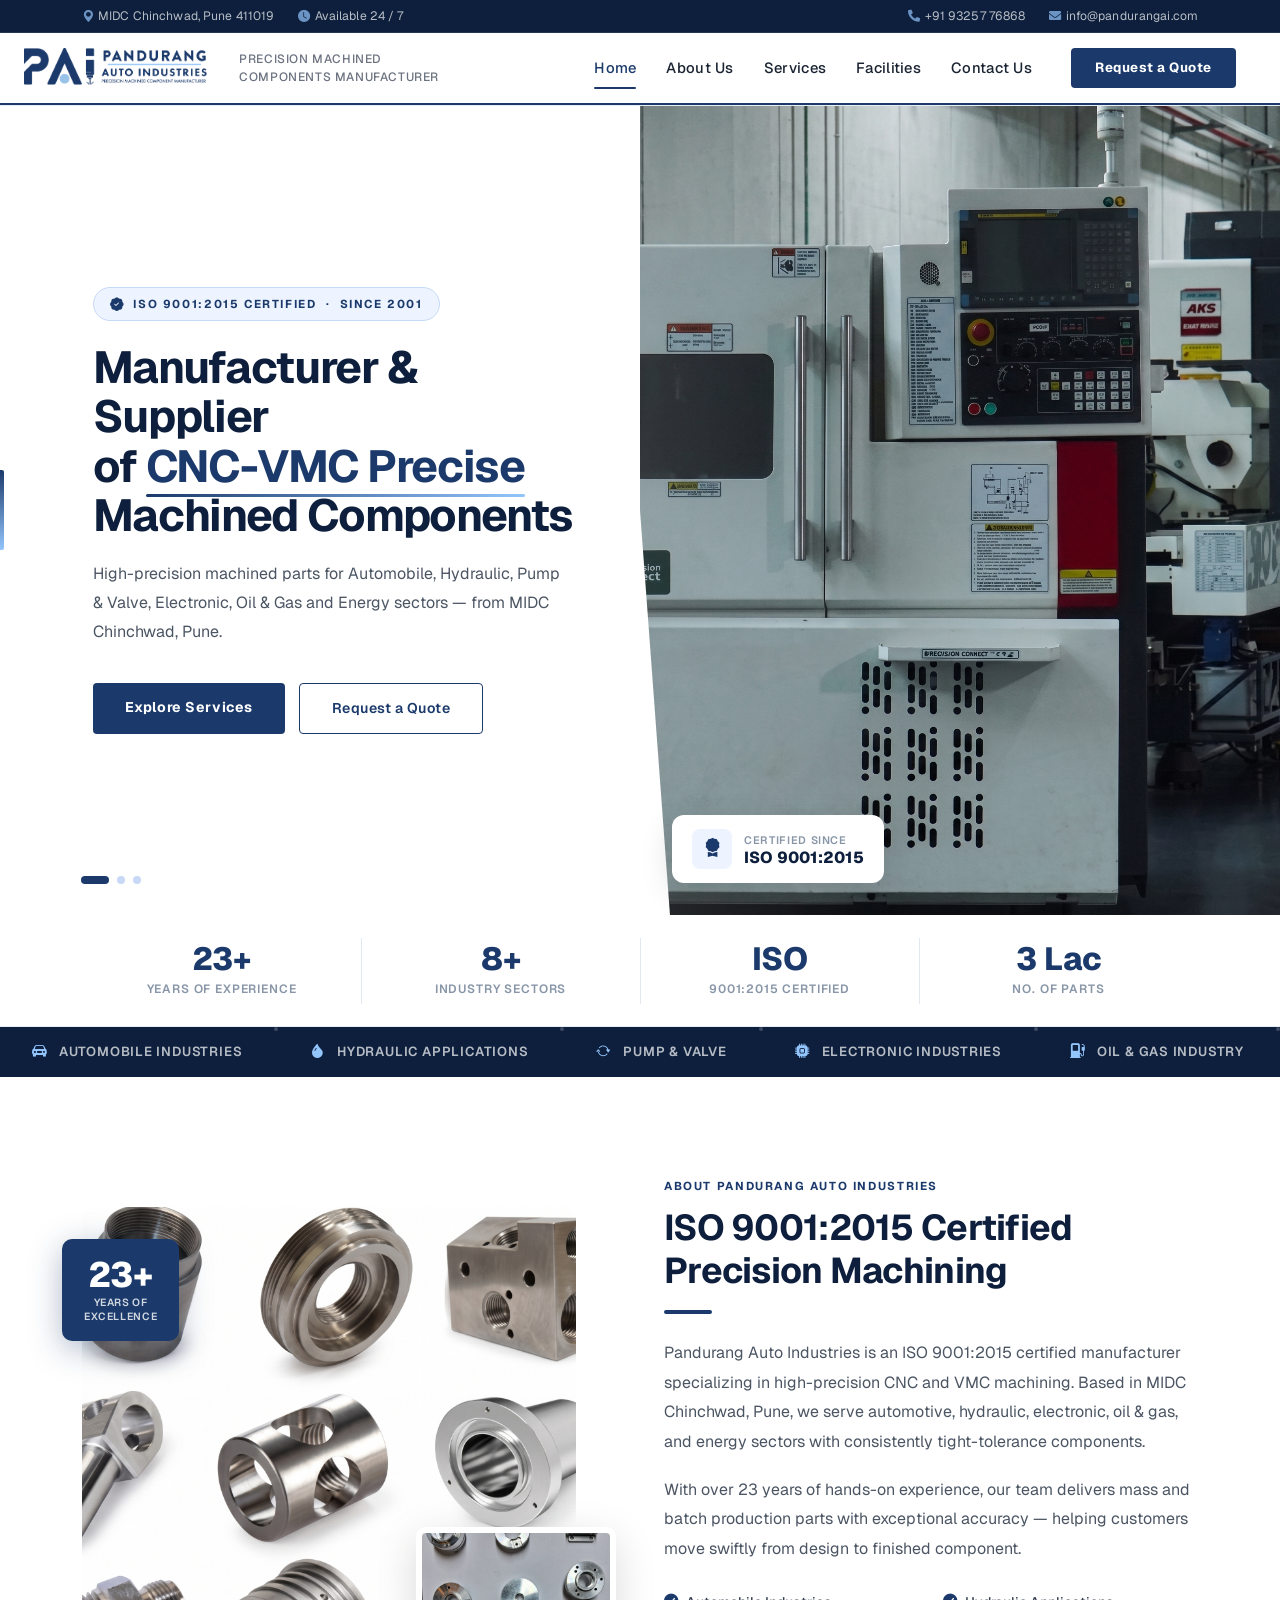
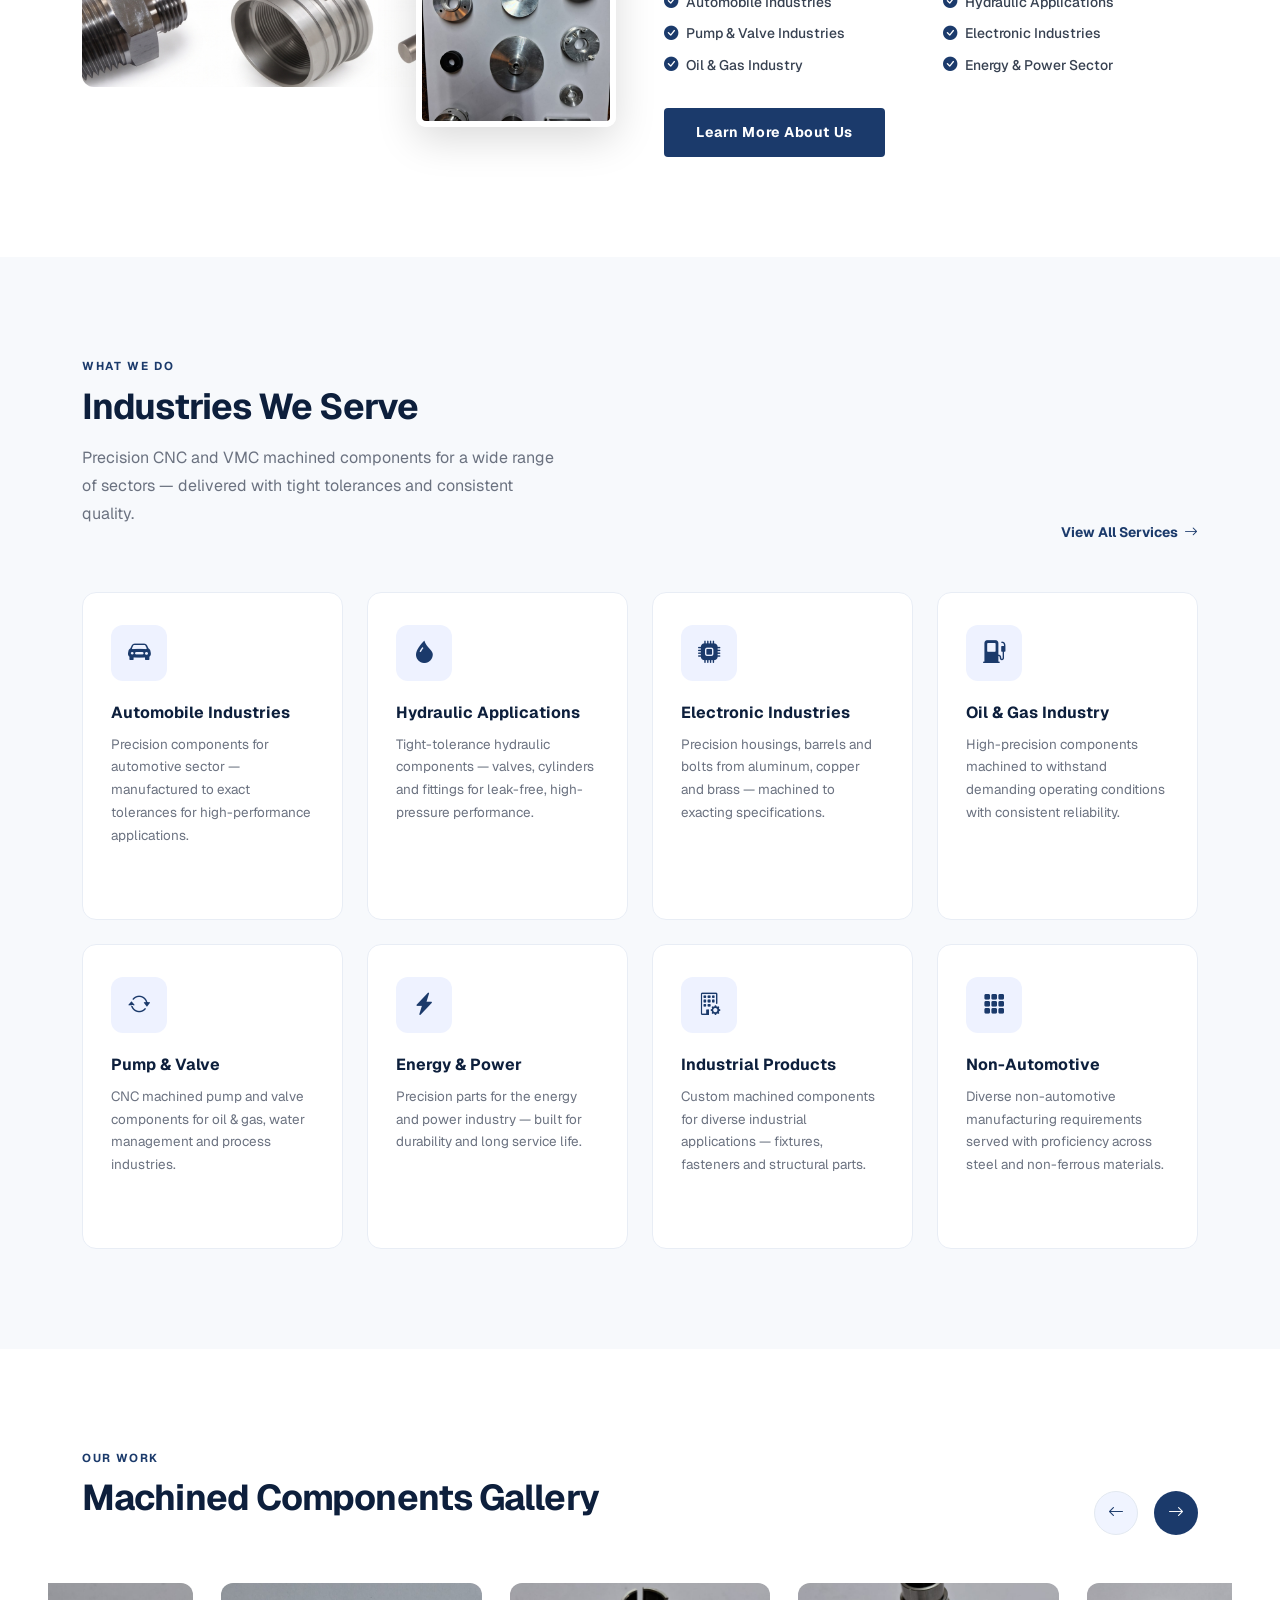
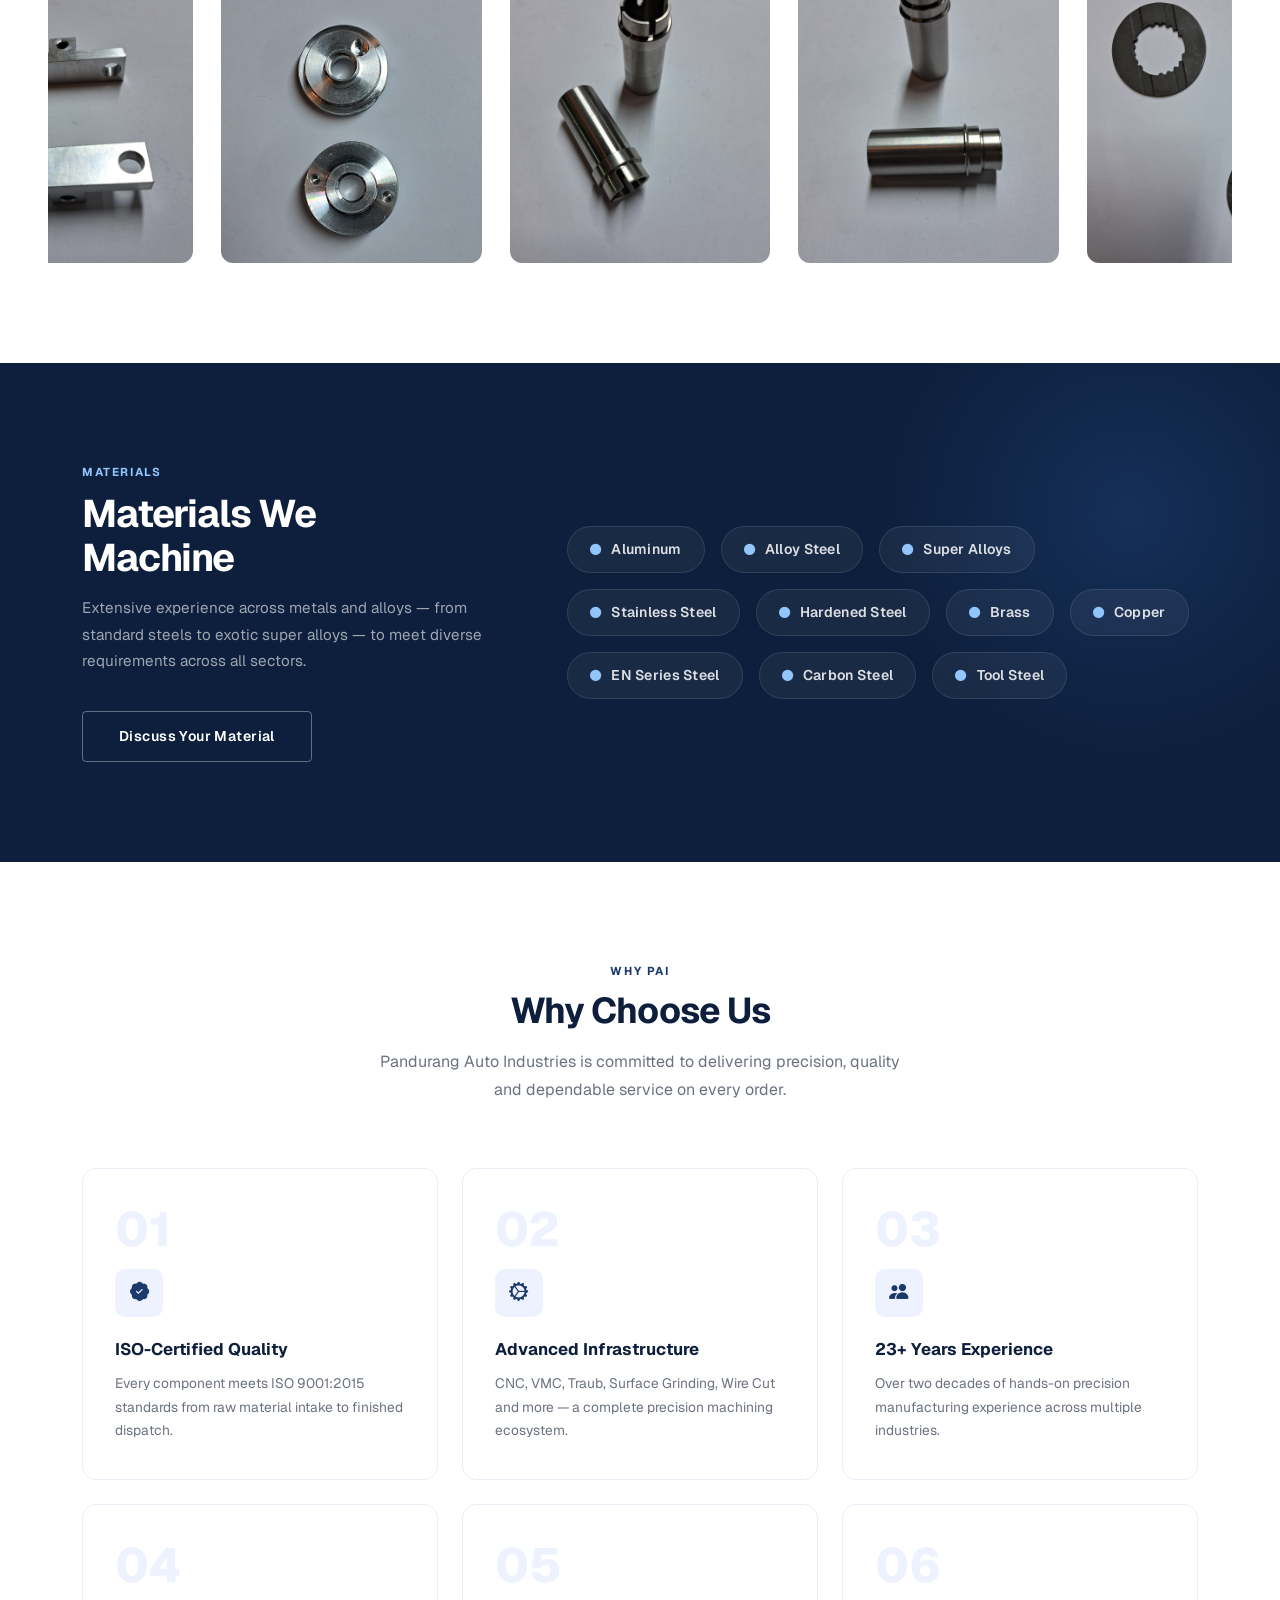
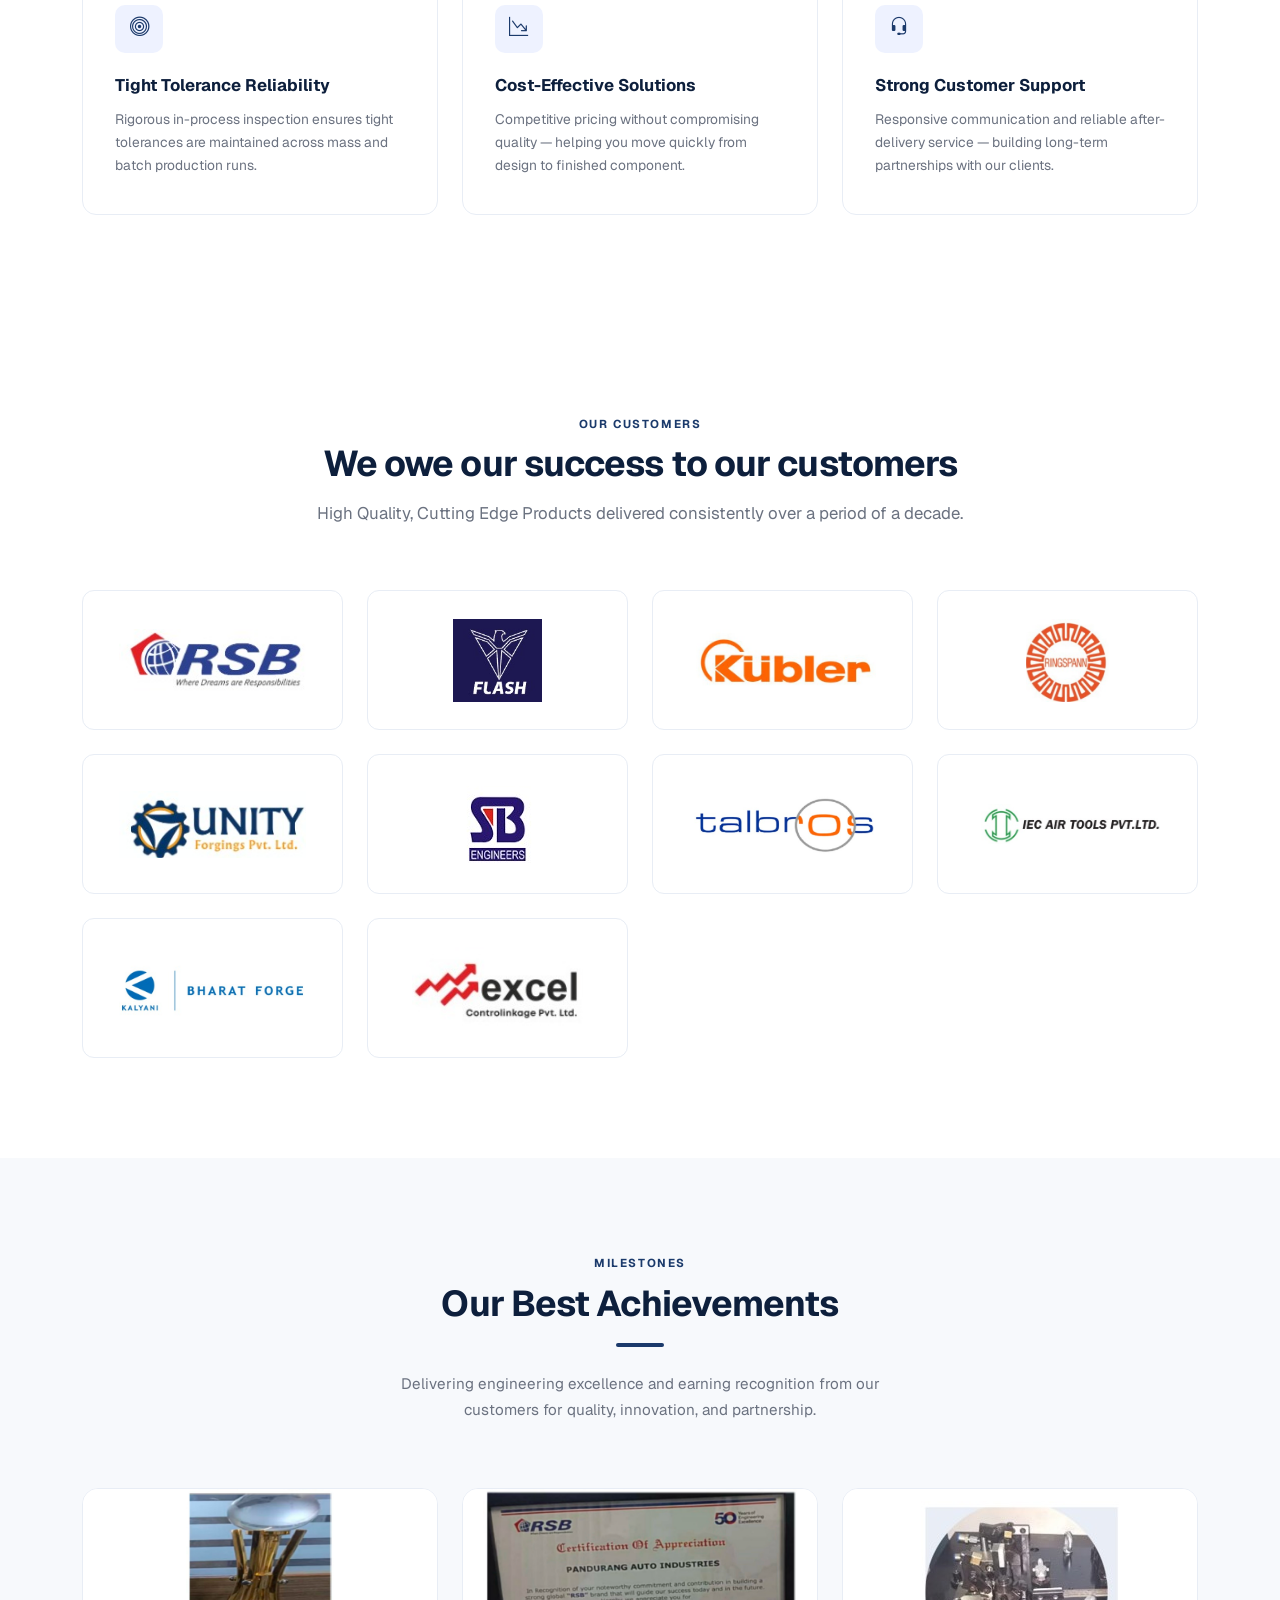
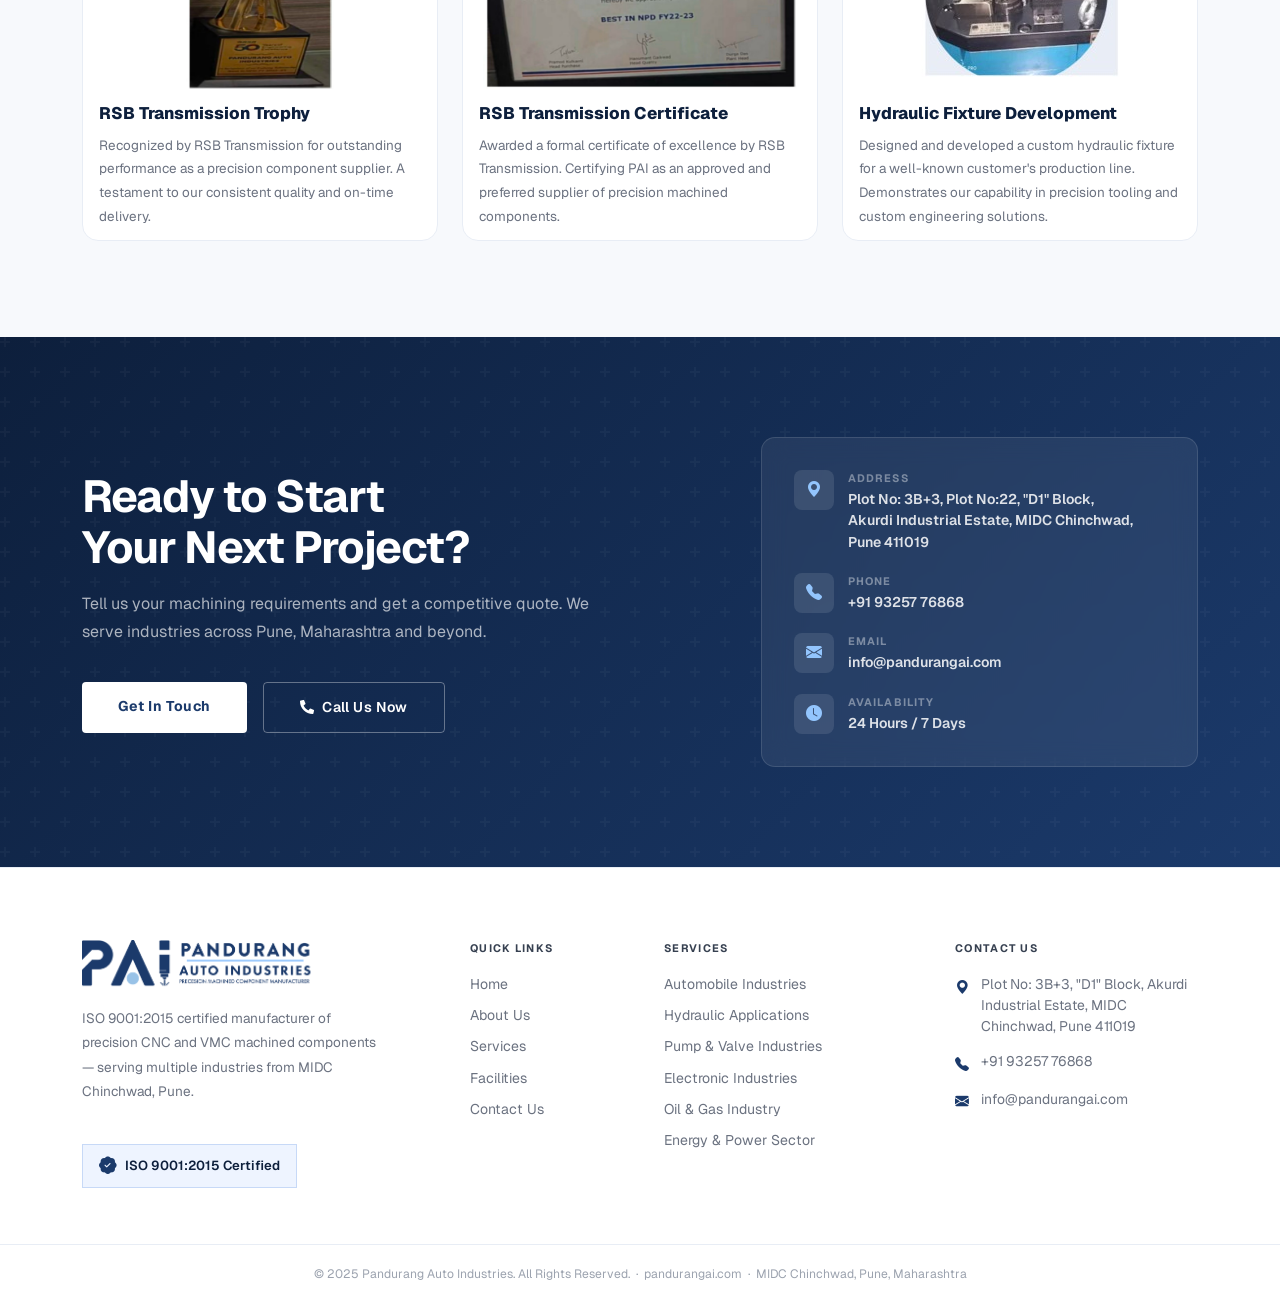
<file: index.html>
<!doctype html>
<html lang="en">
    <head>
        <meta charset="utf-8" />
        <title>
            Pandurang Auto Industries — CNC & VMC Precision Machining, Pune
        </title>
        <meta name="viewport" content="width=device-width, initial-scale=1.0" />
        <link rel="icon" type="image/png" href="img/favicon.png" />
        <meta
            name="description"
            content="Pandurang Auto Industries — ISO 9001:2015 certified manufacturer of CNC & VMC machined components for Automobile, Hydraulic, Pump & Valve, Electronic and Industrial sectors. Based in MIDC Chinchwad, Pune."
        />
        <link rel="canonical" href="https://www.pandurangai.com/" />
        <meta
            name="keywords"
            content="CNC Machining Pune, VMC Machining Center, Precision Machining India, Pandurang Auto Industries, Machined Parts MIDC Chinchwad, ISO 9001:2015 Auto Component Manufacturer, Akurdi Industrial Estate"
        />
        <meta
            name="robots"
            content="index, follow, max-snippet:-1, max-image-preview:large, max-video-preview:-1"
        />

        <!-- Open Graph / Facebook -->
        <meta property="og:type" content="website" />
        <meta property="og:url" content="https://www.pandurangai.com/" />
        <meta
            property="og:title"
            content="Pandurang Auto Industries — CNC & VMC Precision Machining, Pune"
        />
        <meta
            property="og:description"
            content="ISO 9001:2015 certified manufacturer of high-precision CNC & VMC machined components for Automotive, Hydraulic, Pump & Valve, and Electronic sectors in MIDC Chinchwad, Pune."
        />
        <meta
            property="og:image"
            content="https://www.pandurangai.com/img/company.jpeg"
        />
        <meta property="og:site_name" content="Pandurang Auto Industries" />
        <meta property="og:locale" content="en_US" />

        <!-- Twitter -->
        <meta name="twitter:card" content="summary_large_image" />
        <meta name="twitter:url" content="https://www.pandurangai.com/" />
        <meta
            name="twitter:title"
            content="Pandurang Auto Industries — CNC & VMC Precision Machining, Pune"
        />
        <meta
            name="twitter:description"
            content="ISO 9001:2015 certified manufacturer of high-precision CNC & VMC machined components in MIDC Chinchwad, Pune."
        />
        <meta
            name="twitter:image"
            content="https://www.pandurangai.com/img/company.jpeg"
        />

        <!-- JSON-LD Structured Data -->
        <script type="application/ld+json">
            {
                "@context": "https://schema.org",
                "@type": "LocalBusiness",
                "name": "Pandurang Auto Industries",
                "image": "https://www.pandurangai.com/img/company.jpeg",
                "@id": "https://www.pandurangai.com/#organization",
                "url": "https://www.pandurangai.com/",
                "telephone": "+919325776868",
                "email": "info@pandurangai.com",
                "priceRange": "$$",
                "address": {
                    "@type": "PostalAddress",
                    "streetAddress": "Plot No: 3B+3, Plot No:22, D1 Block, Akurdi Industrial Estate, MIDC Chinchwad",
                    "addressLocality": "Pune",
                    "addressRegion": "Maharashtra",
                    "postalCode": "411019",
                    "addressCountry": "IN"
                },
                "geo": {
                    "@type": "GeoCoordinates",
                    "latitude": 18.6475,
                    "longitude": 73.8082
                },
                "openingHoursSpecification": {
                    "@type": "OpeningHoursSpecification",
                    "dayOfWeek": [
                        "Monday",
                        "Tuesday",
                        "Wednesday",
                        "Thursday",
                        "Friday",
                        "Saturday"
                    ],
                    "opens": "09:00",
                    "closes": "18:00"
                },
                "sameAs": ["https://www.pandurangai.com/"],
                "knowsAbout": [
                    "CNC Precision Machining",
                    "VMC Machining Center Services",
                    "Automotive Component Manufacturing",
                    "Hydraulic Components",
                    "Pump and Valve Machined Parts"
                ]
            }
        </script>
        <script type="application/ld+json">
            {
                "@context": "https://schema.org",
                "@type": "WebSite",
                "name": "Pandurang Auto Industries",
                "url": "https://www.pandurangai.com/"
            }
        </script>

        <!-- Fonts -->
        <link rel="preconnect" href="https://fonts.googleapis.com" />
        <link rel="preconnect" href="https://fonts.gstatic.com" crossorigin />
        <link
            href="https://fonts.googleapis.com/css2?family=Geist:wght@300;400;500;600;700;800&display=swap"
            rel="stylesheet"
        />

        <!-- Icons -->
        <link
            href="https://cdnjs.cloudflare.com/ajax/libs/font-awesome/5.15.4/css/all.min.css"
            rel="stylesheet"
        />
        <link
            href="https://cdn.jsdelivr.net/npm/bootstrap-icons@1.10.5/font/bootstrap-icons.css"
            rel="stylesheet"
        />

        <!-- Swiper -->
        <link
            rel="stylesheet"
            href="https://cdn.jsdelivr.net/npm/swiper@11/swiper-bundle.min.css"
        />

        <!-- Bootstrap -->
        <link href="css/bootstrap.min.css" rel="stylesheet" />
        <!-- AOS -->
        <link
            href="https://unpkg.com/aos@2.3.4/dist/aos.css"
            rel="stylesheet"
        />

        <!-- Custom -->
        <link href="css/style.css" rel="stylesheet" />

        <style>
            /* ═══════════════════════════════════════════
   HOMEPAGE — MODERN STYLES
═══════════════════════════════════════════ */

            /* ---------- TOPBAR ---------- */
            .topbar-strip {
                background: #0d1f3c;
                font-size: 0.76rem;
                padding: 7px 0;
                letter-spacing: 0.01em;
            }
            .topbar-strip a {
                color: rgba(255, 255, 255, 0.7);
                text-decoration: none;
                transition: 0.2s;
            }
            .topbar-strip a:hover {
                color: #fff;
            }

            /* Responsive Topbar */
            @media (max-width: 991px) {
                .topbar-strip {
                    font-size: 0.7rem;
                    padding: 6px 0;
                }
                .topbar-strip .gap-4 {
                    gap: 12px !important;
                }
            }
            @media (max-width: 576px) {
                .customer-col {
                    flex: 0 0 50%;
                    max-width: 50%;
                }
            }

            @media (max-width: 767px) {
                .topbar-strip .d-flex > div:first-child span:last-child,
                .topbar-strip .d-flex > div:last-child a:last-child {
                    display: none;
                }
                .topbar-strip .gap-4 {
                    gap: 8px !important;
                }
            }

            /* ---------- NAVBAR ---------- */
            .site-nav {
                position: sticky;
                top: 0;
                left: 0;
                right: 0;
                z-index: 1000;
                transition: box-shadow 0.35s;
                padding: 0;
                background: #fff;
                box-shadow: 0 1px 0 #e8edf5;
            }
            .site-nav.scrolled {
                box-shadow: 0 2px 20px rgba(0, 0, 0, 0.08);
            }
            .site-nav .navbar-brand-wrapper {
                background: transparent;
                padding: 8px 0;
                clip-path: none;
                margin-right: 16px;
                transition: background 0.3s;
            }
            .site-nav .navbar-logo {
                height: 40px;
                width: auto;
                object-fit: contain;
            }
            .site-nav .nav-link {
                font-family: "Geist", sans-serif;
                font-size: 0.88rem;
                font-weight: 500;
                letter-spacing: 0.02em;
                color: #1a2332 !important;
                padding: 24px 15px !important;
                transition: color 0.2s;
                position: relative;
            }
            .site-nav .nav-link::after {
                content: "";
                position: absolute;
                bottom: 14px;
                left: 15px;
                right: 15px;
                height: 2px;
                background: #1b3a6b;
                transform: scaleX(0);
                transition: transform 0.25s;
                border-radius: 2px;
            }
            .site-nav .nav-link:hover::after,
            .site-nav .nav-link.active::after {
                transform: scaleX(1);
            }
            .site-nav .nav-link:hover {
                color: #1b3a6b !important;
            }
            .site-nav .btn-quote {
                font-family: "Geist", sans-serif;
                font-size: 0.83rem;
                font-weight: 700;
                letter-spacing: 0.04em;
                background: #1b3a6b;
                color: #fff;
                border: none;
                padding: 10px 24px;
                border-radius: 4px;
                transition:
                    background 0.2s,
                    transform 0.2s;
                white-space: nowrap;
            }
            .site-nav .btn-quote:hover {
                background: #2a5298;
                transform: translateY(-1px);
                color: #fff;
            }

            /* mobile toggler */
            .site-nav .navbar-toggler {
                border: none;
                background: transparent;
            }
            .site-nav .navbar-toggler-icon {
                filter: none;
            }

            /* Responsive Navbar */
            @media (max-width: 991px) {
                .site-nav .navbar-brand-wrapper {
                    padding: 0;
                    margin-right: auto;
                }
                .site-nav .navbar-logo {
                    height: 32px;
                }
                .site-nav .navbar-toggler {
                    display: block !important;
                    visibility: visible !important;
                    margin-right: 12px;
                    padding: 6px 8px;
                    border: none;
                }
                .site-nav .navbar-toggler:focus {
                    box-shadow: none;
                    border-color: #1b3a6b;
                }
                .site-nav .nav-link {
                    padding: 12px 0 !important;
                    font-size: 0.85rem;
                }
                .site-nav .nav-link::after {
                    display: none;
                }
                .site-nav .btn-quote {
                    width: 100%;
                    text-align: center;
                    margin-top: 12px;
                }
                .site-nav .navbar-collapse {
                    padding-top: 12px;
                }
            }

            @media (min-width: 992px) and (max-width: 1199px) {
                .site-nav .nav-link {
                    padding: 24px 8px !important;
                    font-size: 0.82rem;
                }
                .site-nav .btn-quote {
                    padding: 8px 16px;
                    font-size: 0.8rem;
                    margin-left: 1rem !important;
                }
            }

            /* ---------- HERO (LIGHT THEME) ---------- */
            .hero-swiper-wrap {
                position: relative;
                overflow: hidden;
                background: #fff;
            }
            .hero-swiper {
                width: 100%;
                height: 100%;
            }
            .hero-slide {
                background: #fff;
            }

            /* Split layout: left = text, right = image */
            .hero-slide .slide-content {
                display: flex;
                align-items: stretch;
                min-height: calc(100vh - 90px);
            }
            @media (max-width: 991px) {
                .hero-slide .slide-content {
                    min-height: auto;
                    flex-direction: column;
                }
            }

            .hero-text-col {
                flex: 0 0 50%;
                display: flex;
                align-items: center;
                padding: 80px 48px 80px 6%;
                background: #fff;
                position: relative;
                z-index: 2;
            }
            .hero-text-col::after {
                content: "";
                position: absolute;
                right: -30px;
                top: 0;
                bottom: 0;
                width: 60px;
                background: #fff;
                clip-path: polygon(0 0, 0 100%, 100% 100%);
                z-index: 3;
            }
            @media (max-width: 991px) {
                .hero-text-col {
                    flex: none;
                    width: 100%;
                    padding: 60px 5% 40px;
                }
                .hero-text-col::after {
                    display: none;
                }
            }

            .hero-img-col {
                flex: 0 0 50%;
                position: relative;
                overflow: hidden;
                min-height: 460px;
            }
            .hero-img-col .slide-bg {
                position: absolute;
                inset: 0;
                background-size: cover;
                background-position: center;
                transform: scale(1.08);
                transition: transform 8s ease-out;
            }
            .swiper-slide-active .slide-bg {
                transform: scale(1);
            }

            /* subtle right-side overlay for depth */
            .hero-img-col::before {
                content: "";
                position: absolute;
                inset: 0;
                background: linear-gradient(
                    to right,
                    rgba(255, 255, 255, 0.12),
                    transparent 40%
                );
                z-index: 1;
            }
            @media (max-width: 991px) {
                .hero-img-col {
                    flex: none;
                    width: 100%;
                    min-height: 280px;
                }
            }

            /* accent line beside text */
            .hero-text-col .hero-accent-line {
                position: absolute;
                left: 0;
                top: 50%;
                transform: translateY(-50%);
                width: 4px;
                height: 80px;
                background: linear-gradient(to bottom, #1b3a6b, #93c5fd);
                border-radius: 0 2px 2px 0;
            }

            .hero-eyebrow {
                display: inline-flex;
                align-items: center;
                gap: 8px;
                background: #eef4ff;
                border: 1px solid #c7d9f7;
                color: #1b3a6b;
                font-size: 0.72rem;
                font-weight: 700;
                letter-spacing: 0.14em;
                text-transform: uppercase;
                padding: 6px 16px;
                border-radius: 100px;
                margin-bottom: 22px;
            }
            .hero-eyebrow i {
                color: #1b3a6b;
                font-size: 0.85rem;
            }
            .hero-h1 {
                font-family: "Geist", sans-serif;
                font-size: clamp(2rem, 3.5vw, 3.2rem);
                font-weight: 800;
                color: #0d1f3c;
                line-height: 1.1;
                letter-spacing: -0.03em;
                margin-bottom: 20px;
            }
            .hero-h1 em {
                font-style: normal;
                color: #1b3a6b;
                position: relative;
            }
            .hero-h1 em::after {
                content: "";
                position: absolute;
                left: 0;
                bottom: -2px;
                right: 0;
                height: 3px;
                background: linear-gradient(to right, #1b3a6b, #93c5fd);
                border-radius: 2px;
            }
            .hero-sub {
                font-size: clamp(0.88rem, 1.3vw, 1rem);
                color: #4b5563;
                line-height: 1.8;
                max-width: 480px;
                margin-bottom: 36px;
            }
            .hero-actions {
                display: flex;
                gap: 14px;
                flex-wrap: wrap;
            }
            .hero-btn-primary {
                background: #1b3a6b;
                color: #fff;
                font-family: "Geist", sans-serif;
                font-weight: 700;
                font-size: 0.88rem;
                letter-spacing: 0.04em;
                padding: 14px 32px;
                border-radius: 4px;
                border: none;
                text-decoration: none;
                transition:
                    background 0.2s,
                    transform 0.2s,
                    box-shadow 0.2s;
                display: inline-block;
            }
            .hero-btn-primary:hover {
                background: #2a5298;
                color: #fff;
                transform: translateY(-2px);
                box-shadow: 0 8px 24px rgba(27, 58, 107, 0.3);
            }
            .hero-btn-ghost {
                background: transparent;
                color: #1b3a6b;
                font-family: "Geist", sans-serif;
                font-weight: 600;
                font-size: 0.88rem;
                letter-spacing: 0.03em;
                padding: 14px 32px;
                border-radius: 4px;
                border: 1.5px solid #1b3a6b;
                text-decoration: none;
                transition:
                    background 0.2s,
                    color 0.2s,
                    transform 0.2s;
                display: inline-block;
            }
            .hero-btn-ghost:hover {
                background: #1b3a6b;
                color: #fff;
                transform: translateY(-2px);
            }

            /* floating badge on image col */
            .hero-img-badge {
                position: absolute;
                bottom: 32px;
                left: 32px;
                z-index: 5;
                background: #fff;
                border-radius: 12px;
                padding: 14px 20px;
                box-shadow: 0 8px 32px rgba(0, 0, 0, 0.14);
                display: flex;
                align-items: center;
                gap: 12px;
            }
            .hero-img-badge .badge-icon {
                width: 40px;
                height: 40px;
                background: #eef4ff;
                border-radius: 8px;
                display: flex;
                align-items: center;
                justify-content: center;
            }
            .hero-img-badge .badge-icon i {
                color: #1b3a6b;
                font-size: 1.2rem;
            }
            .hero-img-badge .badge-label {
                font-size: 0.68rem;
                color: #8896a8;
                font-weight: 600;
                letter-spacing: 0.06em;
                text-transform: uppercase;
            }
            .hero-img-badge .badge-val {
                font-family: "Geist", sans-serif;
                font-size: 1rem;
                font-weight: 800;
                color: #0d1f3c;
                line-height: 1;
                margin-top: 2px;
            }
            @media (max-width: 575px) {
                .hero-img-badge {
                    display: none;
                }
            }

            /* Hero pagination dots — now dark on white */
            .hero-swiper-wrap .swiper-pagination {
                bottom: 24px;
                left: 6%;
                right: auto;
                text-align: left;
                width: auto;
            }
            .hero-swiper-wrap .swiper-pagination-bullet {
                width: 8px;
                height: 8px;
                background: #c7d9f7;
                opacity: 1;
                transition: all 0.3s;
            }
            .hero-swiper-wrap .swiper-pagination-bullet-active {
                width: 28px;
                border-radius: 4px;
                background: #1b3a6b;
            }

            /* Hero slide-in animation */
            .hero-slide .hero-eyebrow,
            .hero-slide .hero-h1,
            .hero-slide .hero-sub,
            .hero-slide .hero-actions {
                opacity: 0;
                transform: translateY(28px);
                transition:
                    opacity 0.7s ease,
                    transform 0.7s ease;
            }
            .swiper-slide-active .hero-eyebrow {
                opacity: 1;
                transform: none;
                transition-delay: 0.3s;
            }
            .swiper-slide-active .hero-h1 {
                opacity: 1;
                transform: none;
                transition-delay: 0.5s;
            }
            .swiper-slide-active .hero-sub {
                opacity: 1;
                transform: none;
                transition-delay: 0.65s;
            }
            .swiper-slide-active .hero-actions {
                opacity: 1;
                transform: none;
                transition-delay: 0.8s;
            }

            /* remove scroll hint (not needed for light hero) */
            .hero-scroll-hint {
                display: none !important;
            }

            /* ---------- STATS STRIP ---------- */
            .stats-strip {
                background: #fff;
                border-bottom: 1px solid #e8edf5;
                padding: 0;
            }
            .stats-strip .stat-col {
                padding: 28px 0;
                text-align: center;
                position: relative;
            }
            .stats-strip .stat-col + .stat-col::before {
                content: "";
                position: absolute;
                left: 0;
                top: 20%;
                bottom: 20%;
                width: 1px;
                background: #e2e8f0;
            }
            .stats-strip .s-num {
                font-family: "Geist", sans-serif;
                font-size: 2rem;
                font-weight: 800;
                color: #1b3a6b;
                line-height: 1;
                display: block;
            }
            .stats-strip .s-label {
                font-size: 0.75rem;
                font-weight: 600;
                letter-spacing: 0.07em;
                text-transform: uppercase;
                color: #8896a8;
                margin-top: 5px;
                display: block;
            }

            /* ---------- ABOUT ---------- */
            .about-section {
                padding: 100px 0;
                background: #fff;
            }
            .about-img-stack {
                position: relative;
                padding-right: 40px;
                padding-bottom: 40px;
            }
            .about-img-stack .img-main {
                width: 100%;
                height: 480px;
                object-fit: cover;
                border-radius: 12px;
                display: block;
            }
            .about-img-stack .img-accent {
                position: absolute;
                bottom: 0;
                right: 0;
                width: 200px;
                height: 200px;
                object-fit: cover;
                border-radius: 10px;
                border: 6px solid #fff;
                box-shadow: 0 12px 40px rgba(0, 0, 0, 0.15);
            }
            .about-img-stack .exp-pill {
                position: absolute;
                top: 32px;
                left: -20px;
                background: #1b3a6b;
                color: #fff;
                padding: 18px 22px;
                border-radius: 10px;
                text-align: center;
                box-shadow: 0 8px 32px rgba(27, 58, 107, 0.35);
            }
            .about-img-stack .exp-pill .ep-num {
                font-family: "Geist", sans-serif;
                font-size: 2.2rem;
                font-weight: 800;
                line-height: 1;
                display: block;
            }
            .about-img-stack .exp-pill .ep-text {
                font-size: 0.65rem;
                font-weight: 600;
                letter-spacing: 0.06em;
                text-transform: uppercase;
                opacity: 0.8;
                line-height: 1.3;
                display: block;
                margin-top: 4px;
            }
            .about-label {
                font-size: 0.72rem;
                font-weight: 700;
                letter-spacing: 0.14em;
                text-transform: uppercase;
                color: #1b3a6b;
                margin-bottom: 12px;
                display: block;
            }
            .about-heading {
                font-family: "Geist", sans-serif;
                font-size: clamp(1.8rem, 2.8vw, 2.4rem);
                font-weight: 800;
                color: #0d1f3c;
                line-height: 1.2;
                letter-spacing: -0.02em;
                margin-bottom: 6px;
            }
            .about-rule {
                width: 48px;
                height: 4px;
                background: #1b3a6b;
                border-radius: 2px;
                margin: 18px 0 24px;
            }
            .check-row {
                display: grid;
                grid-template-columns: 1fr 1fr;
                gap: 10px 24px;
                margin-bottom: 32px;
            }
            .check-row-item {
                display: flex;
                align-items: center;
                gap: 8px;
                font-size: 0.87rem;
                font-weight: 500;
                color: #374151;
            }
            .check-row-item i {
                color: #1b3a6b;
                font-size: 0.9rem;
                flex-shrink: 0;
            }

            /* ---------- SERVICES TICKER ---------- */
            .services-ticker-wrap {
                background: #0d1f3c;
                overflow: hidden;
                padding: 0;
                white-space: nowrap;
            }
            .services-ticker {
                display: inline-flex;
                gap: 0;
                animation: ticker 28s linear infinite;
            }
            .services-ticker:hover {
                animation-play-state: paused;
            }
            .ticker-item {
                display: inline-flex;
                align-items: center;
                gap: 12px;
                padding: 14px 32px;
                font-family: "Geist", sans-serif;
                font-size: 0.82rem;
                font-weight: 600;
                letter-spacing: 0.06em;
                text-transform: uppercase;
                color: rgba(255, 255, 255, 0.7);
                white-space: nowrap;
            }
            .ticker-item i {
                color: #93c5fd;
                font-size: 0.9rem;
            }
            .ticker-dot {
                width: 4px;
                height: 4px;
                border-radius: 50%;
                background: rgba(255, 255, 255, 0.2);
                display: inline-block;
            }
            @keyframes ticker {
                0% {
                    transform: translateX(0);
                }
                100% {
                    transform: translateX(-50%);
                }
            }

            /* ---------- INDUSTRIES ---------- */
            .industries-section {
                padding: 100px 0;
                background: #f7f9fc;
            }
            .section-eyebrow {
                font-size: 0.72rem;
                font-weight: 700;
                letter-spacing: 0.14em;
                text-transform: uppercase;
                color: #1b3a6b;
                margin-bottom: 10px;
                display: block;
            }
            .section-h2 {
                font-family: "Geist", sans-serif;
                font-size: clamp(1.7rem, 2.8vw, 2.3rem);
                font-weight: 800;
                color: #0d1f3c;
                letter-spacing: -0.025em;
                line-height: 1.2;
                margin-bottom: 16px;
            }
            .industry-card {
                background: #fff;
                border-radius: 14px;
                padding: 32px 28px;
                border: 1px solid #e8edf5;
                transition:
                    transform 0.3s,
                    box-shadow 0.3s,
                    border-color 0.3s;
                cursor: default;
                height: 100%;
            }
            .industry-card:hover {
                transform: translateY(-6px);
                box-shadow: 0 20px 60px rgba(27, 58, 107, 0.1);
                border-color: #1b3a6b;
            }
            .ic-icon {
                width: 56px;
                height: 56px;
                border-radius: 12px;
                background: #eef2ff;
                display: flex;
                align-items: center;
                justify-content: center;
                margin-bottom: 20px;
                transition: background 0.3s;
            }
            .industry-card:hover .ic-icon {
                background: #1b3a6b;
            }
            .ic-icon i {
                font-size: 1.4rem;
                color: #1b3a6b;
                transition: color 0.3s;
            }
            .industry-card:hover .ic-icon i {
                color: #fff;
            }
            .ic-title {
                font-family: "Geist", sans-serif;
                font-size: 1rem;
                font-weight: 700;
                color: #0d1f3c;
                margin-bottom: 8px;
            }
            .ic-desc {
                font-size: 0.84rem;
                color: #6b7280;
                line-height: 1.7;
                margin: 0;
            }
            .ic-arrow {
                margin-top: 20px;
                display: inline-flex;
                align-items: center;
                gap: 6px;
                font-size: 0.78rem;
                font-weight: 700;
                color: #1b3a6b;
                opacity: 0;
                transform: translateX(-6px);
                transition:
                    opacity 0.25s,
                    transform 0.25s;
                text-decoration: none;
            }
            .industry-card:hover .ic-arrow {
                opacity: 1;
                transform: none;
            }

            /* ---------- GALLERY SWIPER ---------- */
            .gallery-section {
                padding: 100px 0;
                background: #fff;
                overflow: hidden;
            }
            .gallery-swiper {
                overflow: hidden !important;
            }
            .gallery-swiper .swiper-wrapper {
                align-items: center;
            }
            .gallery-slide {
                border-radius: 12px;
                overflow: hidden;
                position: relative;
            }
            .gallery-slide img {
                width: 100%;
                height: 280px;
                object-fit: cover;
                display: block;
                transition: transform 0.5s ease;
            }
            .gallery-slide:hover img {
                transform: scale(1.06);
            }
            .gallery-slide .g-overlay {
                position: absolute;
                inset: 0;
                background: linear-gradient(
                    to top,
                    rgba(10, 22, 50, 0.6),
                    transparent 50%
                );
                opacity: 0;
                transition: opacity 0.3s;
            }
            .gallery-slide:hover .g-overlay {
                opacity: 1;
            }

            /* ---------- MATERIALS ---------- */
            .materials-section {
                padding: 100px 0;
                background: #0d1f3c;
                position: relative;
                overflow: hidden;
            }
            .materials-section::before {
                content: "";
                position: absolute;
                top: -100px;
                right: -100px;
                width: 500px;
                height: 500px;
                border-radius: 50%;
                background: radial-gradient(
                    circle,
                    rgba(27, 58, 107, 0.6) 0%,
                    transparent 70%
                );
                pointer-events: none;
            }
            .mat-pill {
                display: inline-flex;
                align-items: center;
                gap: 10px;
                background: rgba(255, 255, 255, 0.05);
                border: 1px solid rgba(255, 255, 255, 0.1);
                color: rgba(255, 255, 255, 0.85);
                padding: 12px 22px;
                border-radius: 100px;
                font-size: 0.88rem;
                font-weight: 600;
                letter-spacing: 0.02em;
                transition:
                    background 0.25s,
                    border-color 0.25s,
                    transform 0.25s;
                cursor: default;
            }
            .mat-pill:hover {
                background: rgba(255, 255, 255, 0.12);
                border-color: rgba(255, 255, 255, 0.3);
                transform: translateY(-3px);
            }
            .mat-pill i {
                color: #93c5fd;
                font-size: 0.7rem;
            }
            .mat-heading {
                font-family: "Geist", sans-serif;
                font-size: clamp(1.8rem, 3vw, 2.6rem);
                font-weight: 800;
                color: #fff;
                letter-spacing: -0.03em;
                line-height: 1.15;
                margin-bottom: 16px;
            }
            .mat-sub {
                color: rgba(255, 255, 255, 0.6);
                font-size: 0.95rem;
                line-height: 1.75;
                margin-bottom: 36px;
            }

            /* ---------- WHY US ---------- */
            .whyus-section {
                padding: 100px 0;
                background: #fff;
            }
            .wu-card {
                padding: 36px 32px;
                border-radius: 14px;
                border: 1px solid #e8edf5;
                background: #fff;
                transition:
                    transform 0.3s,
                    box-shadow 0.3s;
                height: 100%;
            }
            .wu-card:hover {
                transform: translateY(-5px);
                box-shadow: 0 16px 50px rgba(27, 58, 107, 0.09);
            }
            .wu-num {
                font-family: "Geist", sans-serif;
                font-size: 3rem;
                font-weight: 800;
                color: #eef2ff;
                line-height: 1;
                margin-bottom: 16px;
                transition: color 0.3s;
            }
            .wu-card:hover .wu-num {
                color: #dbeafe;
            }
            .wu-title {
                font-family: "Geist", sans-serif;
                font-size: 1.05rem;
                font-weight: 700;
                color: #0d1f3c;
                margin-bottom: 10px;
            }
            .wu-desc {
                font-size: 0.86rem;
                color: #6b7280;
                line-height: 1.7;
                margin: 0;
            }
            .wu-icon {
                width: 48px;
                height: 48px;
                border-radius: 10px;
                background: #eef2ff;
                display: inline-flex;
                align-items: center;
                justify-content: center;
                margin-bottom: 20px;
                transition: background 0.3s;
            }
            .wu-card:hover .wu-icon {
                background: #1b3a6b;
            }
            .wu-icon i {
                color: #1b3a6b;
                font-size: 1.2rem;
                transition: color 0.3s;
            }
            .wu-card:hover .wu-icon i {
                color: #fff;
            }

            /* ---------- CUSTOMERS ---------- */
            .customers-section {
                padding: 100px 0;
                background: #fff;
            }
            .section-subtitle {
                font-size: 1.05rem;
                color: #6b7280;
                margin-top: 12px;
            }
            .customer-col {
                flex: 0 0 25%;
                max-width: 25%;
            }
            .customer-logo-card {
                padding: 20px;
                border-radius: 12px;
                border: 1px solid #e8edf5;
                background: #fff;
                display: flex;
                align-items: center;
                justify-content: center;
                height: 140px;
                transition:
                    transform 0.3s,
                    box-shadow 0.3s,
                    border-color 0.3s;
            }
            .customer-logo-card:hover {
                transform: translateY(-6px);
                box-shadow: 0 12px 32px rgba(27, 58, 107, 0.1);
                border-color: #1b3a6b;
            }
            .customer-logo-card img {
                max-width: 85%;
                max-height: 85%;
                width: auto;
                height: auto;
                object-fit: contain;
                transition: transform 0.3s;
            }
            .customer-logo-card:hover img {
                transform: scale(1.12);
            }

            /* ---------- ACHIEVEMENTS ---------- */
            .achievements-section {
                padding: 96px 0;
                background: #f7f9fc;
            }
            .ach-card {
                background: #fff;
                border: 1px solid #e8edf5;
                border-radius: 16px;
                overflow: hidden;
                height: 100%;
                transition: transform 0.3s, box-shadow 0.3s;
            }
            .ach-card:hover {
                transform: translateY(-6px);
                box-shadow: 0 24px 64px rgba(27, 58, 107, 0.12);
            }
            .ach-tag {
                display: inline-flex;
                align-items: center;
                gap: 6px;
                padding: 4px 12px;
                border-radius: 100px;
                font-size: 0.68rem;
                font-weight: 700;
                letter-spacing: 0.07em;
                text-transform: uppercase;
                margin-bottom: 12px;
            }
            .ach-title {
                font-size: 1.05rem;
                font-weight: 800;
                color: #0d1f3c;
                margin-bottom: 8px;
            }
            .ach-desc {
                font-size: 0.84rem;
                color: #6b7280;
                line-height: 1.75;
                margin: 0;
            }
            .ach-body {
                padding: 28px 24px;
            }

            /* ---------- CTA ---------- */
            .cta-section {
                padding: 100px 0;
                background: linear-gradient(135deg, #0d1f3c 0%, #1b3a6b 100%);
                position: relative;
                overflow: hidden;
            }
            .cta-section::before {
                content: "";
                position: absolute;
                inset: 0;
                background: url("data:image/svg+xml,%3Csvg width='60' height='60' viewBox='0 0 60 60' xmlns='http://www.w3.org/2000/svg'%3E%3Cg fill='none' fill-rule='evenodd'%3E%3Cg fill='%23ffffff' fill-opacity='0.03'%3E%3Cpath d='M36 34v-4h-2v4h-4v2h4v4h2v-4h4v-2h-4zm0-30V0h-2v4h-4v2h4v4h2V6h4V4h-4zM6 34v-4H4v4H0v2h4v4h2v-4h4v-2H6zM6 4V0H4v4H0v2h4v4h2V6h4V4H6z'/%3E%3C/g%3E%3C/g%3E%3C/svg%3E");
            }
            .cta-heading {
                font-family: "Geist", sans-serif;
                font-size: clamp(1.8rem, 3.5vw, 3rem);
                font-weight: 800;
                color: #fff;
                letter-spacing: -0.03em;
                line-height: 1.15;
                margin-bottom: 16px;
            }
            .cta-sub {
                color: rgba(255, 255, 255, 0.65);
                font-size: 1rem;
                line-height: 1.75;
                margin-bottom: 36px;
            }
            .cta-btn-white {
                background: #fff;
                color: #1b3a6b;
                font-family: "Geist", sans-serif;
                font-weight: 700;
                font-size: 0.88rem;
                letter-spacing: 0.04em;
                padding: 14px 36px;
                border-radius: 4px;
                border: none;
                text-decoration: none;
                transition:
                    transform 0.2s,
                    box-shadow 0.2s;
                display: inline-block;
            }
            .cta-btn-white:hover {
                transform: translateY(-2px);
                box-shadow: 0 8px 24px rgba(0, 0, 0, 0.2);
                color: #1b3a6b;
            }
            .cta-btn-outline {
                background: transparent;
                color: #fff;
                font-family: "Geist", sans-serif;
                font-weight: 600;
                font-size: 0.88rem;
                letter-spacing: 0.03em;
                padding: 14px 36px;
                border-radius: 4px;
                border: 1px solid rgba(255, 255, 255, 0.35);
                text-decoration: none;
                transition:
                    background 0.2s,
                    border-color 0.2s,
                    transform 0.2s;
                display: inline-block;
            }
            .cta-btn-outline:hover {
                background: rgba(255, 255, 255, 0.1);
                border-color: rgba(255, 255, 255, 0.7);
                color: #fff;
                transform: translateY(-2px);
            }
            .cta-info-card {
                background: rgba(255, 255, 255, 0.07);
                backdrop-filter: blur(12px);
                border: 1px solid rgba(255, 255, 255, 0.12);
                border-radius: 14px;
                padding: 32px;
            }
            .cta-info-row {
                display: flex;
                align-items: flex-start;
                gap: 14px;
                margin-bottom: 20px;
            }
            .cta-info-row:last-child {
                margin-bottom: 0;
            }
            .cta-info-icon {
                width: 40px;
                height: 40px;
                flex-shrink: 0;
                background: rgba(255, 255, 255, 0.1);
                border-radius: 8px;
                display: flex;
                align-items: center;
                justify-content: center;
            }
            .cta-info-icon i {
                color: #93c5fd;
                font-size: 1rem;
            }
            .cta-info-label {
                font-size: 0.68rem;
                font-weight: 700;
                letter-spacing: 0.1em;
                text-transform: uppercase;
                color: rgba(255, 255, 255, 0.4);
                margin-bottom: 3px;
            }
            .cta-info-value {
                font-size: 0.88rem;
                font-weight: 600;
                color: rgba(255, 255, 255, 0.85);
                line-height: 1.5;
            }
            .cta-info-value a {
                color: rgba(255, 255, 255, 0.85);
                text-decoration: none;
            }
            .cta-info-value a:hover {
                color: #fff;
            }

            /* ---------- FOOTER ---------- */
            .site-footer {
                background: #fff;
                padding: 72px 0 0;
                color: #6b7280;
                font-size: 0.87rem;
                border-top: 1px solid #e8edf5;
            }
            .footer-brand-text {
                font-family: "Geist", sans-serif;
                font-weight: 800;
                font-size: 1.4rem;
                color: #0d1f3c;
                letter-spacing: -0.02em;
                margin-bottom: 16px;
                display: block;
            }
            .footer-brand-text span {
                color: #1b3a6b;
            }
            .footer-heading {
                font-size: 0.68rem;
                font-weight: 700;
                letter-spacing: 0.12em;
                text-transform: uppercase;
                color: #374151;
                margin-bottom: 18px;
            }
            .footer-links {
                list-style: none;
                padding: 0;
                margin: 0;
            }
            .footer-links li {
                margin-bottom: 10px;
            }
            .footer-links a {
                color: #6b7280;
                text-decoration: none;
                transition:
                    color 0.2s,
                    padding-left 0.2s;
                font-size: 0.88rem;
            }
            .footer-links a:hover {
                color: #1b3a6b;
                padding-left: 4px;
            }
            .footer-contact-row {
                display: flex;
                align-items: flex-start;
                gap: 12px;
                margin-bottom: 14px;
            }
            .footer-contact-row i {
                color: #1b3a6b;
                margin-top: 3px;
                flex-shrink: 0;
            }
            .footer-contact-row a {
                color: #6b7280;
                text-decoration: none;
                transition: color 0.2s;
            }
            .footer-contact-row a:hover {
                color: #1b3a6b;
            }
            .footer-bottom {
                border-top: 1px solid #e8edf5;
                margin-top: 56px;
                padding: 20px 0;
                font-size: 0.76rem;
                color: #9ca3af;
                text-align: center;
            }
            .footer-bottom a {
                color: #9ca3af;
                text-decoration: none;
                transition: color 0.2s;
            }
            .footer-bottom a:hover {
                color: #1b3a6b;
            }

            /* ---------- BACK TO TOP ---------- */
            .back-to-top {
                position: fixed;
                bottom: 28px;
                right: 28px;
                width: 44px;
                height: 44px;
                background: #1b3a6b;
                color: #fff;
                border: none;
                border-radius: 50%;
                display: none;
                align-items: center;
                justify-content: center;
                font-size: 1rem;
                box-shadow: 0 4px 16px rgba(27, 58, 107, 0.4);
                z-index: 999;
                transition:
                    background 0.2s,
                    transform 0.2s;
                text-decoration: none;
            }
            .back-to-top:hover {
                background: #2a5298;
                transform: translateY(-2px);
                color: #fff;
            }
            .back-to-top.show {
                display: flex;
            }

            /* ---------- RESPONSIVE ---------- */
            @media (max-width: 991px) {
                .about-img-stack .exp-pill {
                    display: none;
                }
                .about-img-stack .img-accent {
                    display: none;
                }
                .about-img-stack {
                    padding: 0;
                }
                .site-nav .nav-link {
                    padding: 12px 16px !important;
                }
                .site-nav .nav-link::after {
                    display: none;
                }
                .check-row {
                    grid-template-columns: 1fr;
                }
                .customer-col {
                    flex: 0 0 25%;
                    max-width: 25%;
                }
            }
            @media (max-width: 576px) {
                .customer-col {
                    flex: 0 0 50%;
                    max-width: 50%;
                }
            }

            @media (max-width: 767px) {
                .hero-h1 {
                    font-size: 1.9rem;
                }
                .about-section,
                .industries-section,
                .gallery-section,
                .materials-section,
                .whyus-section,
                .cta-section {
                    padding: 64px 0;
                }
                .stats-strip .stat-col + .stat-col::before {
                    display: none;
                }
            }
        </style>
    </head>
    <body>
        <!-- Topbar -->
        <div class="topbar-strip">
            <div class="container">
                <div class="d-flex justify-content-between align-items-center">
                    <div class="d-flex align-items-center gap-4">
                        <span class="text-white" style="opacity: 0.7"
                            ><i
                                class="bi bi-geo-alt-fill me-1"
                                style="color: #93c5fd"
                            ></i
                            >MIDC Chinchwad, Pune 411019</span
                        >
                        <span class="text-white" style="opacity: 0.7"
                            ><i
                                class="bi bi-clock-fill me-1"
                                style="color: #93c5fd"
                            ></i
                            >Available 24 / 7</span
                        >
                    </div>
                    <div class="d-flex align-items-center gap-4">
                        <a
                            href="tel:+919325776868"
                            class="text-white"
                            style="opacity: 0.7"
                            ><i
                                class="fa fa-phone-alt me-1"
                                style="color: #93c5fd"
                            ></i
                            >+91 93257 76868</a
                        >
                        <a
                            href="mailto:info@pandurangai.com"
                            class="text-white"
                            style="opacity: 0.7"
                            ><i
                                class="fa fa-envelope me-1"
                                style="color: #93c5fd"
                            ></i
                            >info@pandurangai.com</a
                        >
                    </div>
                </div>
            </div>
        </div>

        <!-- Navbar -->
        <nav
            class="site-nav navbar navbar-expand-lg py-0 ps-lg-4 pe-lg-4"
            id="siteNav"
        >
            <div class="container-fluid ps-lg-0">
                <a
                    href="index.html"
                    class="navbar-brand me-0 d-flex align-items-center"
                >
                    <img
                        src="img/Logo.png"
                        alt="Pandurang Auto Industries"
                        class="navbar-logo"
                        style="height: 40px; width: auto"
                    />
                </a>
                <span class="navbar-text d-none d-lg-inline-block ms-3" style="font-size: 0.75rem; color: #6B7280; font-weight: 500; letter-spacing: 0.05em; text-transform: uppercase; white-space: nowrap;">Precision Machined<br>Components Manufacturer</span>
                <button
                    class="navbar-toggler me-3 ms-auto"
                    type="button"
                    data-bs-toggle="collapse"
                    data-bs-target="#mainNav"
                >
                    <svg
                        xmlns="http://www.w3.org/2000/svg"
                        width="24"
                        height="24"
                        viewBox="0 0 24 24"
                        fill="none"
                        stroke="currentColor"
                        stroke-width="2"
                        stroke-linecap="round"
                        stroke-linejoin="round"
                    >
                        <line x1="5" y1="6" x2="19" y2="6"></line>
                        <line x1="5" y1="12" x2="19" y2="12"></line>
                        <line x1="5" y1="18" x2="19" y2="18"></line>
                    </svg>
                </button>
                <div class="collapse navbar-collapse" id="mainNav">
                    <div class="navbar-nav ms-auto p-4 p-lg-0">
                        <a href="index.html" class="nav-link active">Home</a>
                        <a href="about.html" class="nav-link">About Us</a>
                        <a href="services.html" class="nav-link">Services</a>
                        <a href="facilities.html" class="nav-link"
                            >Facilities</a
                        >
                        <a href="contact.html" class="nav-link">Contact Us</a>
                    </div>
                    <a
                        href="contact.html"
                        class="btn-quote ms-lg-4 me-lg-2 d-none d-lg-inline-block"
                        >Request a Quote</a
                    >
                </div>
            </div>
        </nav>

        <!-- ═══ HERO ═══ -->
        <div class="hero-swiper-wrap">
            <div class="swiper hero-swiper" id="heroSwiper">
                <div class="swiper-wrapper">
                    <!-- Slide 1 -->
                    <div class="swiper-slide hero-slide">
                        <div class="slide-content">
                            <!-- Text side -->
                            <div class="hero-text-col">
                                <div class="hero-accent-line"></div>
                                <div style="padding-left: 16px">
                                    <div class="hero-eyebrow">
                                        <i class="bi bi-patch-check-fill"></i>
                                        ISO 9001:2015 Certified &nbsp;·&nbsp;
                                        Since 2001
                                    </div>
                                    <h1 class="hero-h1">
                                        Manufacturer &amp; Supplier<br />of
                                        <em>CNC-VMC Precise</em><br />Machined
                                        Components
                                    </h1>
                                    <p class="hero-sub">
                                        High-precision machined parts for
                                        Automobile, Hydraulic, Pump &amp; Valve,
                                        Electronic, Oil &amp; Gas and Energy
                                        sectors — from MIDC Chinchwad, Pune.
                                    </p>
                                    <div class="hero-actions">
                                        <a
                                            href="services.html"
                                            class="hero-btn-primary"
                                            >Explore Services</a
                                        >
                                        <a
                                            href="contact.html"
                                            class="hero-btn-ghost"
                                            >Request a Quote</a
                                        >
                                    </div>
                                </div>
                            </div>
                            <!-- Image side -->
                            <div class="hero-img-col">
                                <div
                                    class="slide-bg"
                                    style="
                                        background-image: url(&quot;img/machines2.jpeg&quot;);
                                    "
                                ></div>
                                <div class="hero-img-badge">
                                    <div class="badge-icon">
                                        <i class="bi bi-award-fill"></i>
                                    </div>
                                    <div>
                                        <div class="badge-label">
                                            Certified Since
                                        </div>
                                        <div class="badge-val">
                                            ISO 9001:2015
                                        </div>
                                    </div>
                                </div>
                            </div>
                        </div>
                    </div>

                    <!-- Slide 2 -->
                    <div class="swiper-slide hero-slide">
                        <div class="slide-content">
                            <div class="hero-text-col">
                                <div class="hero-accent-line"></div>
                                <div style="padding-left: 16px">
                                    <div class="hero-eyebrow">
                                        <i
                                            class="bi bi-gear-wide-connected"
                                        ></i>
                                        Mass &amp; Batch Production
                                    </div>
                                    <h1 class="hero-h1">
                                        High-Precision Parts<br />Delivered
                                        <em>at Scale</em><br />Every Time
                                    </h1>
                                    <p class="hero-sub">
                                        Tight tolerances, reliable turnaround
                                        and consistent quality — whether 10
                                        pieces or 10,000. Your production
                                        schedule is our priority.
                                    </p>
                                    <div class="hero-actions">
                                        <a
                                            href="facilities.html"
                                            class="hero-btn-primary"
                                            >View Facilities</a
                                        >
                                        <a
                                            href="about.html"
                                            class="hero-btn-ghost"
                                            >About PAI</a
                                        >
                                    </div>
                                </div>
                            </div>
                            <div class="hero-img-col">
                                <div
                                    class="slide-bg"
                                    style="
                                        background-image: url(&quot;img/machines.jpeg&quot;);
                                    "
                                ></div>
                                <div class="hero-img-badge">
                                    <div class="badge-icon">
                                        <i class="bi bi-layers-fill"></i>
                                    </div>
                                    <div>
                                        <div class="badge-label">
                                            Production Scale
                                        </div>
                                        <div class="badge-val">
                                            10 – 10,000 pcs
                                        </div>
                                    </div>
                                </div>
                            </div>
                        </div>
                    </div>

                    <!-- Slide 3 -->
                    <div class="swiper-slide hero-slide">
                        <div class="slide-content">
                            <div class="hero-text-col">
                                <div class="hero-accent-line"></div>
                                <div style="padding-left: 16px">
                                    <div class="hero-eyebrow">
                                        <i class="bi bi-diamond-fill"></i>
                                        Aluminum · Steel · Brass · Copper
                                    </div>
                                    <h1 class="hero-h1">
                                        Wide Range of<br /><em>Materials</em>
                                        Machined<br />to Perfection
                                    </h1>
                                    <p class="hero-sub">
                                        From aluminum and alloy steel to super
                                        alloys, stainless steel, hardened steel,
                                        brass and copper — we machine them all
                                        with precision.
                                    </p>
                                    <div class="hero-actions">
                                        <a
                                            href="contact.html"
                                            class="hero-btn-primary"
                                            >Get a Quote</a
                                        >
                                        <a
                                            href="services.html"
                                            class="hero-btn-ghost"
                                            >Our Services</a
                                        >
                                    </div>
                                </div>
                            </div>
                            <div class="hero-img-col">
                                <div
                                    class="slide-bg"
                                    style="
                                        background-image: url(&quot;img/parts2.jpeg&quot;);
                                    "
                                ></div>
                                <div class="hero-img-badge">
                                    <div class="badge-icon">
                                        <i class="bi bi-tools"></i>
                                    </div>
                                    <div>
                                        <div class="badge-label">Machining</div>
                                        <div class="badge-val">
                                            CNC &amp; VMC
                                        </div>
                                    </div>
                                </div>
                            </div>
                        </div>
                    </div>
                </div>
                <div class="swiper-pagination"></div>
            </div>
        </div>

        <!-- ═══ STATS STRIP ═══ -->
        <div class="stats-strip">
            <div class="container">
                <div class="row g-0">
                    <div
                        class="col-6 col-md-3 stat-col"
                        data-aos="fade-up"
                        data-aos-delay="0"
                    >
                        <span class="s-num" data-count="23">0</span>
                        <span class="s-label">Years of Experience</span>
                    </div>
                    <div
                        class="col-6 col-md-3 stat-col"
                        data-aos="fade-up"
                        data-aos-delay="80"
                    >
                        <span class="s-num">8+</span>
                        <span class="s-label">Industry Sectors</span>
                    </div>
                    <div
                        class="col-6 col-md-3 stat-col"
                        data-aos="fade-up"
                        data-aos-delay="160"
                    >
                        <span class="s-num">ISO</span>
                        <span class="s-label">9001:2015 Certified</span>
                    </div>
                    <div
                        class="col-6 col-md-3 stat-col"
                        data-aos="fade-up"
                        data-aos-delay="240"
                    >
                        <span class="s-num">3 Lac</span>
                        <span class="s-label">No. of Parts</span>
                    </div>
                </div>
            </div>
        </div>

        <!-- ═══ SERVICES TICKER ═══ -->
        <div class="services-ticker-wrap">
            <div class="services-ticker" id="ticker">
                <span class="ticker-item"
                    ><i class="bi bi-car-front-fill"></i>Automobile
                    Industries</span
                >
                <span class="ticker-dot"></span>
                <span class="ticker-item"
                    ><i class="bi bi-droplet-fill"></i>Hydraulic
                    Applications</span
                >
                <span class="ticker-dot"></span>
                <span class="ticker-item"
                    ><i class="bi bi-arrow-repeat"></i>Pump &amp; Valve</span
                >
                <span class="ticker-dot"></span>
                <span class="ticker-item"
                    ><i class="bi bi-cpu-fill"></i>Electronic Industries</span
                >
                <span class="ticker-dot"></span>
                <span class="ticker-item"
                    ><i class="bi bi-fuel-pump-fill"></i>Oil &amp; Gas
                    Industry</span
                >
                <span class="ticker-dot"></span>
                <span class="ticker-item"
                    ><i class="bi bi-lightning-charge-fill"></i>Energy &amp;
                    Power</span
                >
                <span class="ticker-dot"></span>
                <span class="ticker-item"
                    ><i class="bi bi-building-gear"></i>Industrial
                    Products</span
                >
                <span class="ticker-dot"></span>
                <span class="ticker-item"
                    ><i class="bi bi-gear-wide-connected"></i>CNC &amp; VMC
                    Precision</span
                >
                <span class="ticker-dot"></span>
                <!-- Duplicate for seamless loop -->
                <span class="ticker-item"
                    ><i class="bi bi-car-front-fill"></i>Automobile
                    Industries</span
                >
                <span class="ticker-dot"></span>
                <span class="ticker-item"
                    ><i class="bi bi-droplet-fill"></i>Hydraulic
                    Applications</span
                >
                <span class="ticker-dot"></span>
                <span class="ticker-item"
                    ><i class="bi bi-arrow-repeat"></i>Pump &amp; Valve</span
                >
                <span class="ticker-dot"></span>
                <span class="ticker-item"
                    ><i class="bi bi-cpu-fill"></i>Electronic Industries</span
                >
                <span class="ticker-dot"></span>
                <span class="ticker-item"
                    ><i class="bi bi-fuel-pump-fill"></i>Oil &amp; Gas
                    Industry</span
                >
                <span class="ticker-dot"></span>
                <span class="ticker-item"
                    ><i class="bi bi-lightning-charge-fill"></i>Energy &amp;
                    Power</span
                >
                <span class="ticker-dot"></span>
                <span class="ticker-item"
                    ><i class="bi bi-building-gear"></i>Industrial
                    Products</span
                >
                <span class="ticker-dot"></span>
                <span class="ticker-item"
                    ><i class="bi bi-gear-wide-connected"></i>CNC &amp; VMC
                    Precision</span
                >
                <span class="ticker-dot"></span>
            </div>
        </div>

        <!-- ═══ ABOUT ═══ -->
        <section class="about-section">
            <div class="container">
                <div class="row g-5 align-items-center">
                    <div class="col-lg-6" data-aos="fade-right">
                        <div class="about-img-stack">
                            <img
                                class="img-main"
                                src="img/parts.jpeg"
                                alt="PAI Precision Machining Facility"
                            />
                            <img
                                class="img-accent"
                                src="img/product-8.jpeg"
                                alt="CNC Machined Part"
                            />
                            <div class="exp-pill">
                                <span class="ep-num">23+</span>
                                <span class="ep-text"
                                    >Years of<br />Excellence</span
                                >
                            </div>
                        </div>
                    </div>
                    <div
                        class="col-lg-6"
                        data-aos="fade-left"
                        data-aos-delay="100"
                    >
                        <span class="about-label"
                            >About Pandurang Auto Industries</span
                        >
                        <h2 class="about-heading">
                            ISO 9001:2015 Certified<br />Precision Machining
                        </h2>
                        <div class="about-rule"></div>
                        <p
                            style="
                                color: #4b5563;
                                line-height: 1.85;
                                margin-bottom: 18px;
                            "
                        >
                            Pandurang Auto Industries is an ISO 9001:2015
                            certified manufacturer specializing in
                            high-precision CNC and VMC machining. Based in MIDC
                            Chinchwad, Pune, we serve automotive, hydraulic,
                            electronic, oil &amp; gas, and energy sectors with
                            consistently tight-tolerance components.
                        </p>
                        <p
                            style="
                                color: #4b5563;
                                line-height: 1.85;
                                margin-bottom: 28px;
                            "
                        >
                            With over 23 years of hands-on experience, our team
                            delivers mass and batch production parts with
                            exceptional accuracy — helping customers move
                            swiftly from design to finished component.
                        </p>
                        <div class="check-row">
                            <div class="check-row-item">
                                <i class="bi bi-check-circle-fill"></i>
                                Automobile Industries
                            </div>
                            <div class="check-row-item">
                                <i class="bi bi-check-circle-fill"></i>
                                Hydraulic Applications
                            </div>
                            <div class="check-row-item">
                                <i class="bi bi-check-circle-fill"></i> Pump
                                &amp; Valve Industries
                            </div>
                            <div class="check-row-item">
                                <i class="bi bi-check-circle-fill"></i>
                                Electronic Industries
                            </div>
                            <div class="check-row-item">
                                <i class="bi bi-check-circle-fill"></i> Oil
                                &amp; Gas Industry
                            </div>
                            <div class="check-row-item">
                                <i class="bi bi-check-circle-fill"></i> Energy
                                &amp; Power Sector
                            </div>
                        </div>
                        <a href="about.html" class="hero-btn-primary"
                            >Learn More About Us</a
                        >
                    </div>
                </div>
            </div>
        </section>

        <!-- ═══ INDUSTRIES ═══ -->
        <section class="industries-section">
            <div class="container">
                <div class="row justify-content-between align-items-end mb-5">
                    <div class="col-lg-6" data-aos="fade-right">
                        <span class="section-eyebrow">What We Do</span>
                        <h2 class="section-h2">Industries We Serve</h2>
                        <p
                            style="
                                color: #6b7280;
                                max-width: 480px;
                                line-height: 1.75;
                            "
                        >
                            Precision CNC and VMC machined components for a wide
                            range of sectors — delivered with tight tolerances
                            and consistent quality.
                        </p>
                    </div>
                    <div class="col-lg-auto" data-aos="fade-left">
                        <a
                            href="services.html"
                            style="
                                font-size: 0.86rem;
                                font-weight: 700;
                                color: #1b3a6b;
                                text-decoration: none;
                                display: inline-flex;
                                align-items: center;
                                gap: 6px;
                            "
                        >
                            View All Services <i class="bi bi-arrow-right"></i>
                        </a>
                    </div>
                </div>
                <div class="row g-4">
                    <div
                        class="col-md-6 col-lg-3"
                        data-aos="fade-up"
                        data-aos-delay="0"
                    >
                        <div class="industry-card">
                            <div class="ic-icon">
                                <i class="bi bi-car-front-fill"></i>
                            </div>
                            <div class="ic-title">Automobile Industries</div>
                            <p class="ic-desc">
                                Precision components for automotive sector —
                                manufactured to exact tolerances for
                                high-performance applications.
                            </p>
                            <a href="services.html" class="ic-arrow"
                                >Explore <i class="bi bi-arrow-right"></i
                            ></a>
                        </div>
                    </div>
                    <div
                        class="col-md-6 col-lg-3"
                        data-aos="fade-up"
                        data-aos-delay="60"
                    >
                        <div class="industry-card">
                            <div class="ic-icon">
                                <i class="bi bi-droplet-fill"></i>
                            </div>
                            <div class="ic-title">Hydraulic Applications</div>
                            <p class="ic-desc">
                                Tight-tolerance hydraulic components — valves,
                                cylinders and fittings for leak-free,
                                high-pressure performance.
                            </p>
                            <a href="services.html" class="ic-arrow"
                                >Explore <i class="bi bi-arrow-right"></i
                            ></a>
                        </div>
                    </div>
                    <div
                        class="col-md-6 col-lg-3"
                        data-aos="fade-up"
                        data-aos-delay="120"
                    >
                        <div class="industry-card">
                            <div class="ic-icon">
                                <i class="bi bi-cpu-fill"></i>
                            </div>
                            <div class="ic-title">Electronic Industries</div>
                            <p class="ic-desc">
                                Precision housings, barrels and bolts from
                                aluminum, copper and brass — machined to
                                exacting specifications.
                            </p>
                            <a href="services.html" class="ic-arrow"
                                >Explore <i class="bi bi-arrow-right"></i
                            ></a>
                        </div>
                    </div>
                    <div
                        class="col-md-6 col-lg-3"
                        data-aos="fade-up"
                        data-aos-delay="180"
                    >
                        <div class="industry-card">
                            <div class="ic-icon">
                                <i class="bi bi-fuel-pump-fill"></i>
                            </div>
                            <div class="ic-title">Oil &amp; Gas Industry</div>
                            <p class="ic-desc">
                                High-precision components machined to withstand
                                demanding operating conditions with consistent
                                reliability.
                            </p>
                            <a href="services.html" class="ic-arrow"
                                >Explore <i class="bi bi-arrow-right"></i
                            ></a>
                        </div>
                    </div>
                    <div
                        class="col-md-6 col-lg-3"
                        data-aos="fade-up"
                        data-aos-delay="0"
                    >
                        <div class="industry-card">
                            <div class="ic-icon">
                                <i class="bi bi-arrow-repeat"></i>
                            </div>
                            <div class="ic-title">Pump &amp; Valve</div>
                            <p class="ic-desc">
                                CNC machined pump and valve components for oil
                                &amp; gas, water management and process
                                industries.
                            </p>
                            <a href="services.html" class="ic-arrow"
                                >Explore <i class="bi bi-arrow-right"></i
                            ></a>
                        </div>
                    </div>
                    <div
                        class="col-md-6 col-lg-3"
                        data-aos="fade-up"
                        data-aos-delay="60"
                    >
                        <div class="industry-card">
                            <div class="ic-icon">
                                <i class="bi bi-lightning-charge-fill"></i>
                            </div>
                            <div class="ic-title">Energy &amp; Power</div>
                            <p class="ic-desc">
                                Precision parts for the energy and power
                                industry — built for durability and long service
                                life.
                            </p>
                            <a href="services.html" class="ic-arrow"
                                >Explore <i class="bi bi-arrow-right"></i
                            ></a>
                        </div>
                    </div>
                    <div
                        class="col-md-6 col-lg-3"
                        data-aos="fade-up"
                        data-aos-delay="120"
                    >
                        <div class="industry-card">
                            <div class="ic-icon">
                                <i class="bi bi-building-gear"></i>
                            </div>
                            <div class="ic-title">Industrial Products</div>
                            <p class="ic-desc">
                                Custom machined components for diverse
                                industrial applications — fixtures, fasteners
                                and structural parts.
                            </p>
                            <a href="services.html" class="ic-arrow"
                                >Explore <i class="bi bi-arrow-right"></i
                            ></a>
                        </div>
                    </div>
                    <div
                        class="col-md-6 col-lg-3"
                        data-aos="fade-up"
                        data-aos-delay="180"
                    >
                        <div class="industry-card">
                            <div class="ic-icon">
                                <i class="bi bi-grid-3x3-gap-fill"></i>
                            </div>
                            <div class="ic-title">Non-Automotive</div>
                            <p class="ic-desc">
                                Diverse non-automotive manufacturing
                                requirements served with proficiency across
                                steel and non-ferrous materials.
                            </p>
                            <a href="services.html" class="ic-arrow"
                                >Explore <i class="bi bi-arrow-right"></i
                            ></a>
                        </div>
                    </div>
                </div>
            </div>
        </section>

        <!-- ═══ GALLERY SWIPER ═══ -->
        <section class="gallery-section">
            <div class="container">
                <div class="row align-items-end mb-5">
                    <div class="col-lg-6" data-aos="fade-right">
                        <span class="section-eyebrow">Our Work</span>
                        <h2 class="section-h2">Machined Components Gallery</h2>
                    </div>
                    <div class="col-lg-6 text-lg-end" data-aos="fade-left">
                        <div
                            class="d-flex justify-content-lg-end align-items-center gap-3"
                        >
                            <button
                                class="gallery-prev"
                                style="
                                    width: 44px;
                                    height: 44px;
                                    border-radius: 50%;
                                    background: #f0f4ff;
                                    border: 1px solid #e2e8f0;
                                    color: #1b3a6b;
                                    font-size: 1rem;
                                    cursor: pointer;
                                    transition: 0.2s;
                                "
                                onmouseover="
                                    this.style.background = '#1B3A6B';
                                    this.style.color = '#fff';
                                "
                                onmouseout="
                                    this.style.background = '#F0F4FF';
                                    this.style.color = '#1B3A6B';
                                "
                            >
                                <i class="bi bi-arrow-left"></i>
                            </button>
                            <button
                                class="gallery-next"
                                style="
                                    width: 44px;
                                    height: 44px;
                                    border-radius: 50%;
                                    background: #1b3a6b;
                                    border: none;
                                    color: #fff;
                                    font-size: 1rem;
                                    cursor: pointer;
                                    transition: 0.2s;
                                "
                                onmouseover="this.style.background = '#2A5298'"
                                onmouseout="this.style.background = '#1B3A6B'"
                            >
                                <i class="bi bi-arrow-right"></i>
                            </button>
                        </div>
                    </div>
                </div>
            </div>
            <div class="container-fluid px-4 px-lg-5">
                <div class="swiper gallery-swiper" id="gallerySwiper">
                    <div class="swiper-wrapper">
                        <div class="swiper-slide gallery-slide">
                            <img src="img/product-15.jpeg" alt="CNC Part" />
                            <div class="g-overlay"></div>
                        </div>
                        <div class="swiper-slide gallery-slide">
                            <img
                                src="img/product-14.jpeg"
                                alt="Precision Component"
                            />
                            <div class="g-overlay"></div>
                        </div>
                        <div class="swiper-slide gallery-slide">
                            <img
                                src="img/product-13.jpeg"
                                alt="Electronic Part"
                            />
                            <div class="g-overlay"></div>
                        </div>
                        <div class="swiper-slide gallery-slide">
                            <img
                                src="img/product-12.jpeg"
                                alt="Pump Component"
                            />
                            <div class="g-overlay"></div>
                        </div>
                        <div class="swiper-slide gallery-slide">
                            <img
                                src="img/product-11.jpeg"
                                alt="Hydraulic Part"
                            />
                            <div class="g-overlay"></div>
                        </div>
                        <div class="swiper-slide gallery-slide">
                            <img
                                src="img/product-9.jpeg"
                                alt="Auto Component"
                            />
                            <div class="g-overlay"></div>
                        </div>
                        <div class="swiper-slide gallery-slide">
                            <img
                                src="img/product-7.jpeg"
                                alt="VMC Machined Part"
                            />
                            <div class="g-overlay"></div>
                        </div>
                        <div class="swiper-slide gallery-slide">
                            <img src="img/product-6.jpeg" alt="CNC Component" />
                            <div class="g-overlay"></div>
                        </div>
                        <div class="swiper-slide gallery-slide">
                            <img
                                src="img/product-4.jpeg"
                                alt="Precision Part"
                            />
                            <div class="g-overlay"></div>
                        </div>
                        <div class="swiper-slide gallery-slide">
                            <img
                                src="img/product-2.jpeg"
                                alt="Machined Component"
                            />
                            <div class="g-overlay"></div>
                        </div>
                    </div>
                </div>
            </div>
        </section>

        <!-- ═══ MATERIALS ═══ -->
        <section class="materials-section">
            <div class="container">
                <div class="row g-5 align-items-center">
                    <div class="col-lg-5" data-aos="fade-right">
                        <span class="section-eyebrow" style="color: #93c5fd"
                            >Materials</span
                        >
                        <h2 class="mat-heading">Materials We<br />Machine</h2>
                        <p class="mat-sub">
                            Extensive experience across metals and alloys — from
                            standard steels to exotic super alloys — to meet
                            diverse requirements across all sectors.
                        </p>
                        <a
                            href="contact.html"
                            class="cta-btn-outline"
                            style="display: inline-block"
                            >Discuss Your Material</a
                        >
                    </div>
                    <div
                        class="col-lg-7"
                        data-aos="fade-left"
                        data-aos-delay="100"
                    >
                        <div class="d-flex flex-wrap gap-3">
                            <span class="mat-pill"
                                ><i class="bi bi-circle-fill"></i>
                                Aluminum</span
                            >
                            <span class="mat-pill"
                                ><i class="bi bi-circle-fill"></i> Alloy
                                Steel</span
                            >
                            <span class="mat-pill"
                                ><i class="bi bi-circle-fill"></i> Super
                                Alloys</span
                            >
                            <span class="mat-pill"
                                ><i class="bi bi-circle-fill"></i> Stainless
                                Steel</span
                            >
                            <span class="mat-pill"
                                ><i class="bi bi-circle-fill"></i> Hardened
                                Steel</span
                            >
                            <span class="mat-pill"
                                ><i class="bi bi-circle-fill"></i> Brass</span
                            >
                            <span class="mat-pill"
                                ><i class="bi bi-circle-fill"></i> Copper</span
                            >
                            <span class="mat-pill"
                                ><i class="bi bi-circle-fill"></i> EN Series
                                Steel</span
                            >
                            <span class="mat-pill"
                                ><i class="bi bi-circle-fill"></i> Carbon
                                Steel</span
                            >
                            <span class="mat-pill"
                                ><i class="bi bi-circle-fill"></i> Tool
                                Steel</span
                            >
                        </div>
                    </div>
                </div>
            </div>
        </section>

        <!-- ═══ WHY CHOOSE US ═══ -->
        <section class="whyus-section">
            <div class="container">
                <div class="row justify-content-center mb-5">
                    <div class="col-lg-6 text-center" data-aos="fade-up">
                        <span class="section-eyebrow">Why PAI</span>
                        <h2 class="section-h2">Why Choose Us</h2>
                        <p style="color: #6b7280; line-height: 1.75">
                            Pandurang Auto Industries is committed to delivering
                            precision, quality and dependable service on every
                            order.
                        </p>
                    </div>
                </div>
                <div class="row g-4">
                    <div
                        class="col-md-6 col-lg-4"
                        data-aos="fade-up"
                        data-aos-delay="0"
                    >
                        <div class="wu-card">
                            <div class="wu-num">01</div>
                            <div class="wu-icon">
                                <i class="bi bi-patch-check-fill"></i>
                            </div>
                            <div class="wu-title">ISO-Certified Quality</div>
                            <p class="wu-desc">
                                Every component meets ISO 9001:2015 standards
                                from raw material intake to finished dispatch.
                            </p>
                        </div>
                    </div>
                    <div
                        class="col-md-6 col-lg-4"
                        data-aos="fade-up"
                        data-aos-delay="60"
                    >
                        <div class="wu-card">
                            <div class="wu-num">02</div>
                            <div class="wu-icon">
                                <i class="bi bi-gear-wide-connected"></i>
                            </div>
                            <div class="wu-title">Advanced Infrastructure</div>
                            <p class="wu-desc">
                                CNC, VMC, Traub, Surface Grinding, Wire Cut and
                                more — a complete precision machining ecosystem.
                            </p>
                        </div>
                    </div>
                    <div
                        class="col-md-6 col-lg-4"
                        data-aos="fade-up"
                        data-aos-delay="120"
                    >
                        <div class="wu-card">
                            <div class="wu-num">03</div>
                            <div class="wu-icon">
                                <i class="bi bi-people-fill"></i>
                            </div>
                            <div class="wu-title">23+ Years Experience</div>
                            <p class="wu-desc">
                                Over two decades of hands-on precision
                                manufacturing experience across multiple
                                industries.
                            </p>
                        </div>
                    </div>
                    <div
                        class="col-md-6 col-lg-4"
                        data-aos="fade-up"
                        data-aos-delay="0"
                    >
                        <div class="wu-card">
                            <div class="wu-num">04</div>
                            <div class="wu-icon">
                                <i class="bi bi-bullseye"></i>
                            </div>
                            <div class="wu-title">
                                Tight Tolerance Reliability
                            </div>
                            <p class="wu-desc">
                                Rigorous in-process inspection ensures tight
                                tolerances are maintained across mass and batch
                                production runs.
                            </p>
                        </div>
                    </div>
                    <div
                        class="col-md-6 col-lg-4"
                        data-aos="fade-up"
                        data-aos-delay="60"
                    >
                        <div class="wu-card">
                            <div class="wu-num">05</div>
                            <div class="wu-icon">
                                <i class="bi bi-graph-down-arrow"></i>
                            </div>
                            <div class="wu-title">Cost-Effective Solutions</div>
                            <p class="wu-desc">
                                Competitive pricing without compromising quality
                                — helping you move quickly from design to
                                finished component.
                            </p>
                        </div>
                    </div>
                    <div
                        class="col-md-6 col-lg-4"
                        data-aos="fade-up"
                        data-aos-delay="120"
                    >
                        <div class="wu-card">
                            <div class="wu-num">06</div>
                            <div class="wu-icon">
                                <i class="bi bi-headset"></i>
                            </div>
                            <div class="wu-title">Strong Customer Support</div>
                            <p class="wu-desc">
                                Responsive communication and reliable
                                after-delivery service — building long-term
                                partnerships with our clients.
                            </p>
                        </div>
                    </div>
                </div>
            </div>
        </section>

        <!-- ═══ CUSTOMERS ═══ -->
        <section class="customers-section">
            <div class="container">
                <div class="row">
                    <div class="col-lg-8 mx-auto text-center mb-5">
                        <span class="section-eyebrow">Our Customers</span>
                        <h2 class="section-h2">
                            We owe our success to our customers
                        </h2>
                        <p class="section-subtitle">
                            High Quality, Cutting Edge Products delivered
                            consistently over a period of a decade.
                        </p>
                    </div>
                </div>
                <div class="row g-4">
                    <div class="col-6 col-md-4 customer-col">
                        <div class="customer-logo-card">
                            <img
                                src="img/clients/1.jpeg"
                                alt="Customer Logo 1"
                            />
                        </div>
                    </div>
                    <div class="col-6 col-md-4 customer-col">
                        <div class="customer-logo-card">
                            <img
                                src="img/clients/2.jpeg"
                                alt="Customer Logo 2"
                            />
                        </div>
                    </div>
                    <div class="col-6 col-md-4 customer-col">
                        <div class="customer-logo-card">
                            <img
                                src="img/clients/3.jpeg"
                                alt="Customer Logo 3"
                            />
                        </div>
                    </div>
                    <div class="col-6 col-md-4 customer-col">
                        <div class="customer-logo-card">
                            <img
                                src="img/clients/4.jpeg"
                                alt="Customer Logo 4"
                            />
                        </div>
                    </div>
                    <div class="col-6 col-md-4 customer-col">
                        <div class="customer-logo-card">
                            <img
                                src="img/clients/5.jpeg"
                                alt="Customer Logo 5"
                            />
                        </div>
                    </div>
                    <div class="col-6 col-md-4 customer-col">
                        <div class="customer-logo-card">
                            <img
                                src="img/clients/6.jpeg"
                                alt="Customer Logo 6"
                            />
                        </div>
                    </div>
                    <div class="col-6 col-md-4 customer-col">
                        <div class="customer-logo-card">
                            <img
                                src="img/clients/7.jpeg"
                                alt="Customer Logo 7"
                            />
                        </div>
                    </div>
                    <div class="col-6 col-md-4 customer-col">
                        <div class="customer-logo-card">
                            <img
                                src="img/clients/8.jpeg"
                                alt="Customer Logo 8"
                            />
                        </div>
                    </div>
                    <div class="col-6 col-md-4 customer-col">
                        <div class="customer-logo-card">
                            <img
                                src="img/clients/9.jpeg"
                                alt="Customer Logo 9"
                            />
                        </div>
                    </div>
                    <div class="col-6 col-md-4 customer-col">
                        <div class="customer-logo-card">
                            <img
                                src="img/clients/10.jpeg"
                                alt="Customer Logo 10"
                            />
                        </div>
                    </div>
                </div>
            </div>
        </section>

        <!-- ═══ ACHIEVEMENTS ═══ -->
        <section class="achievements-section">
            <div class="container">
                <div class="row justify-content-center mb-5">
                    <div class="col-lg-6 text-center" data-aos="fade-up">
                        <span class="section-eyebrow">Milestones</span>
                        <h2 class="section-h2">Our Best Achievements</h2>
                        <div class="about-rule mx-auto"></div>
                        <p style="color:#6B7280;font-size:.95rem;line-height:1.75;">Delivering engineering excellence and earning recognition from our customers for quality, innovation, and partnership.</p>
                    </div>
                </div>
                <div class="row g-4">
                    <!-- RSB Transmission Trophy -->
                    <div class="col-lg-4 col-md-6" data-aos="fade-up" data-aos-delay="0">
                        <div class="ach-card h-100" style="display: flex; flex-direction: column;">
                            <div style="width: 100%; height: 200px; overflow: hidden; border-radius: 12px 12px 0 0; background: #fff; display: flex; align-items: center; justify-content: center;">
                                <img src="img/awards/RSB TRophy.png" alt="RSB Transmission Trophy" style="max-width: 100%; max-height: 100%; object-fit: contain;">
                            </div>
                            <div class="ach-body" style="padding: 12px 16px; flex: 1; display: flex; flex-direction: column;">
                                <div class="ach-title">RSB Transmission Trophy</div>
                                <p class="ach-desc">Recognized by RSB Transmission for outstanding performance as a precision component supplier. A testament to our consistent quality and on-time delivery.</p>
                            </div>
                        </div>
                    </div>
                    <!-- RSB Transmission Certificate -->
                    <div class="col-lg-4 col-md-6" data-aos="fade-up" data-aos-delay="100">
                        <div class="ach-card h-100" style="display: flex; flex-direction: column;">
                            <div style="width: 100%; height: 200px; overflow: hidden; border-radius: 12px 12px 0 0; background: #fff; display: flex; align-items: center; justify-content: center;">
                                <img src="img/awards/RSB Certificate.png" alt="RSB Transmission Certificate" style="max-width: 100%; max-height: 100%; object-fit: contain;">
                            </div>
                            <div class="ach-body" style="padding: 12px 16px; flex: 1; display: flex; flex-direction: column;">
                                <div class="ach-title">RSB Transmission Certificate</div>
                                <p class="ach-desc">Awarded a formal certificate of excellence by RSB Transmission. Certifying PAI as an approved and preferred supplier of precision machined components.</p>
                            </div>
                        </div>
                    </div>
                    <!-- Hydraulic Fixture Development -->
                    <div class="col-lg-4 col-md-6" data-aos="fade-up" data-aos-delay="200">
                        <div class="ach-card h-100" style="display: flex; flex-direction: column;">
                            <div style="width: 100%; height: 200px; overflow: hidden; border-radius: 12px 12px 0 0; background: #fff; display: flex; align-items: center; justify-content: center;">
                                <img src="img/awards/Hydraulic Fixture Development.jpeg" alt="Hydraulic Fixture Development" style="max-width: 100%; max-height: 100%; object-fit: contain;">
                            </div>
                            <div class="ach-body" style="padding: 12px 16px; flex: 1; display: flex; flex-direction: column;">
                                <div class="ach-title">Hydraulic Fixture Development</div>
                                <p class="ach-desc">Designed and developed a custom hydraulic fixture for a well-known customer's production line. Demonstrates our capability in precision tooling and custom engineering solutions.</p>
                            </div>
                        </div>
                    </div>
                </div>
            </div>
        </section>

        <!-- ═══ CTA ═══ -->
        <section class="cta-section">
            <div class="container" style="position: relative; z-index: 1">
                <div class="row g-5 align-items-center">
                    <div class="col-lg-6" data-aos="fade-right">
                        <h2 class="cta-heading">
                            Ready to Start<br />Your Next Project?
                        </h2>
                        <p class="cta-sub">
                            Tell us your machining requirements and get a
                            competitive quote. We serve industries across Pune,
                            Maharashtra and beyond.
                        </p>
                        <div class="d-flex gap-3 flex-wrap">
                            <a href="contact.html" class="cta-btn-white"
                                >Get In Touch</a
                            >
                            <a href="tel:+919325776868" class="cta-btn-outline"
                                ><i class="fa fa-phone-alt me-2"></i>Call Us
                                Now</a
                            >
                        </div>
                    </div>
                    <div
                        class="col-lg-5 offset-lg-1"
                        data-aos="fade-left"
                        data-aos-delay="100"
                    >
                        <div class="cta-info-card">
                            <div class="cta-info-row">
                                <div class="cta-info-icon">
                                    <i class="bi bi-geo-alt-fill"></i>
                                </div>
                                <div>
                                    <div class="cta-info-label">Address</div>
                                    <div class="cta-info-value">
                                        Plot No: 3B+3, Plot No:22, "D1"
                                        Block,<br />Akurdi Industrial Estate,
                                        MIDC Chinchwad,<br />Pune 411019
                                    </div>
                                </div>
                            </div>
                            <div class="cta-info-row">
                                <div class="cta-info-icon">
                                    <i class="bi bi-telephone-fill"></i>
                                </div>
                                <div>
                                    <div class="cta-info-label">Phone</div>
                                    <div class="cta-info-value">
                                        <a href="tel:+919325776868"
                                            >+91 93257 76868</a
                                        >
                                    </div>
                                </div>
                            </div>
                            <div class="cta-info-row">
                                <div class="cta-info-icon">
                                    <i class="bi bi-envelope-fill"></i>
                                </div>
                                <div>
                                    <div class="cta-info-label">Email</div>
                                    <div class="cta-info-value">
                                        <a href="mailto:info@pandurangai.com"
                                            >info@pandurangai.com</a
                                        >
                                    </div>
                                </div>
                            </div>
                            <div class="cta-info-row">
                                <div class="cta-info-icon">
                                    <i class="bi bi-clock-fill"></i>
                                </div>
                                <div>
                                    <div class="cta-info-label">
                                        Availability
                                    </div>
                                    <div class="cta-info-value">
                                        24 Hours / 7 Days
                                    </div>
                                </div>
                            </div>
                        </div>
                    </div>
                </div>
            </div>
        </section>

        <!-- ═══ FOOTER ═══ -->
        <footer class="site-footer">
            <div class="container">
                <div class="row g-5">
                    <div class="col-lg-4">
                        <img
                            src="img/Logo.png"
                            alt="Pandurang Auto Industries"
                            style="
                                height: 50px;
                                width: auto;
                                margin-bottom: 16px;
                                display: block;
                            "
                        />
                        <p
                            style="
                                line-height: 1.8;
                                max-width: 300px;
                                color: #6b7280;
                            "
                        >
                            ISO 9001:2015 certified manufacturer of precision
                            CNC and VMC machined components — serving multiple
                            industries from MIDC Chinchwad, Pune.
                        </p>
                        <div
                            class="mt-4 d-inline-flex align-items-center gap-2 px-3 py-2 rounded"
                            style="
                                background: #eef4ff;
                                border: 1px solid #c7d9f7;
                            "
                        >
                            <i
                                class="bi bi-patch-check-fill"
                                style="color: #1b3a6b; font-size: 1.1rem"
                            ></i>
                            <span
                                style="
                                    font-size: 0.82rem;
                                    font-weight: 600;
                                    color: #0d1f3c;
                                "
                                >ISO 9001:2015 Certified</span
                            >
                        </div>
                    </div>
                    <div class="col-sm-6 col-lg-2">
                        <div class="footer-heading">Quick Links</div>
                        <ul class="footer-links">
                            <li><a href="index.html">Home</a></li>
                            <li><a href="about.html">About Us</a></li>
                            <li><a href="services.html">Services</a></li>
                            <li><a href="facilities.html">Facilities</a></li>
                            <li><a href="contact.html">Contact Us</a></li>
                        </ul>
                    </div>
                    <div class="col-sm-6 col-lg-3">
                        <div class="footer-heading">Services</div>
                        <ul class="footer-links">
                            <li>
                                <a href="services.html"
                                    >Automobile Industries</a
                                >
                            </li>
                            <li>
                                <a href="services.html"
                                    >Hydraulic Applications</a
                                >
                            </li>
                            <li>
                                <a href="services.html"
                                    >Pump &amp; Valve Industries</a
                                >
                            </li>
                            <li>
                                <a href="services.html"
                                    >Electronic Industries</a
                                >
                            </li>
                            <li>
                                <a href="services.html"
                                    >Oil &amp; Gas Industry</a
                                >
                            </li>
                            <li>
                                <a href="services.html"
                                    >Energy &amp; Power Sector</a
                                >
                            </li>
                        </ul>
                    </div>
                    <div class="col-lg-3">
                        <div class="footer-heading">Contact Us</div>
                        <div class="footer-contact-row">
                            <i class="bi bi-geo-alt-fill"></i>
                            <span style="color: #6b7280"
                                >Plot No: 3B+3, "D1" Block, Akurdi Industrial
                                Estate, MIDC Chinchwad, Pune 411019</span
                            >
                        </div>
                        <div class="footer-contact-row">
                            <i class="bi bi-telephone-fill"></i>
                            <a href="tel:+919325776868">+91 93257 76868</a>
                        </div>
                        <div class="footer-contact-row">
                            <i class="bi bi-envelope-fill"></i>
                            <a href="mailto:info@pandurangai.com"
                                >info@pandurangai.com</a
                            >
                        </div>
                    </div>
                </div>
            </div>
            <div class="footer-bottom">
                <div class="container">
                    © 2025 Pandurang Auto Industries. All Rights Reserved.
                    &nbsp;·&nbsp;
                    <a href="https://www.pandurangai.com">pandurangai.com</a>
                    &nbsp;·&nbsp; MIDC Chinchwad, Pune, Maharashtra
                </div>
            </div>
        </footer>

        <!-- Back to Top -->
        <a href="#" class="back-to-top" id="backToTop"
            ><i class="bi bi-arrow-up"></i
        ></a>

        <!-- JS -->
        <script src="https://code.jquery.com/jquery-3.6.0.min.js"></script>
        <script src="https://cdn.jsdelivr.net/npm/bootstrap@5.1.3/dist/js/bootstrap.bundle.min.js"></script>
        <script src="https://cdn.jsdelivr.net/npm/swiper@11/swiper-bundle.min.js"></script>
        <script src="https://unpkg.com/aos@2.3.4/dist/aos.js"></script>

        <script>
            // ── AOS init ──
            AOS.init({ duration: 700, once: true, offset: 60 });

            // ── Hero Swiper ──
            const heroSwiper = new Swiper("#heroSwiper", {
                loop: true,
                speed: 800,
                autoplay: { delay: 5000, disableOnInteraction: false },
                pagination: {
                    el: ".hero-swiper-wrap .swiper-pagination",
                    clickable: true,
                },
                effect: "slide",
            });

            // ── Gallery Swiper ──
            const gallerySwiper = new Swiper("#gallerySwiper", {
                loop: true,
                speed: 700,
                autoplay: { delay: 3000, disableOnInteraction: false },
                slidesPerView: 1.2,
                centeredSlides: true,
                spaceBetween: 16,
                navigation: {
                    prevEl: ".gallery-prev",
                    nextEl: ".gallery-next",
                },
                breakpoints: {
                    576: { slidesPerView: 2.2, spaceBetween: 20 },
                    768: { slidesPerView: 2.8, spaceBetween: 24 },
                    992: { slidesPerView: 3.5, spaceBetween: 28 },
                    1200: { slidesPerView: 4.2, spaceBetween: 28 },
                },
            });

            // ── Sticky nav shadow on scroll ──
            const nav = document.getElementById("siteNav");
            window.addEventListener("scroll", () => {
                if (window.scrollY > 20) nav.classList.add("scrolled");
                else nav.classList.remove("scrolled");
            });

            // ── Back to top ──
            const btt = document.getElementById("backToTop");
            window.addEventListener("scroll", () => {
                if (window.scrollY > 300) btt.classList.add("show");
                else btt.classList.remove("show");
            });
            btt.addEventListener("click", (e) => {
                e.preventDefault();
                window.scrollTo({ top: 0, behavior: "smooth" });
            });

            // ── Animated counters on scroll ──
            const counters = document.querySelectorAll(".s-num[data-count]");
            const counterObserver = new IntersectionObserver(
                (entries) => {
                    entries.forEach((entry) => {
                        if (entry.isIntersecting) {
                            const el = entry.target;
                            const target = parseInt(el.dataset.count);
                            let current = 0;
                            const increment = Math.ceil(target / 40);
                            const timer = setInterval(() => {
                                current += increment;
                                if (current >= target) {
                                    current = target;
                                    clearInterval(timer);
                                }
                                el.textContent = current + "+";
                            }, 40);
                            counterObserver.unobserve(el);
                        }
                    });
                },
                { threshold: 0.5 },
            );
            counters.forEach((c) => counterObserver.observe(c));

            // ── Spinner ──
            window.addEventListener("load", () => {
                const sp = document.getElementById("spinner");
                if (sp) sp.style.display = "none";
            });
        </script>
    </body>
</html>
</file>
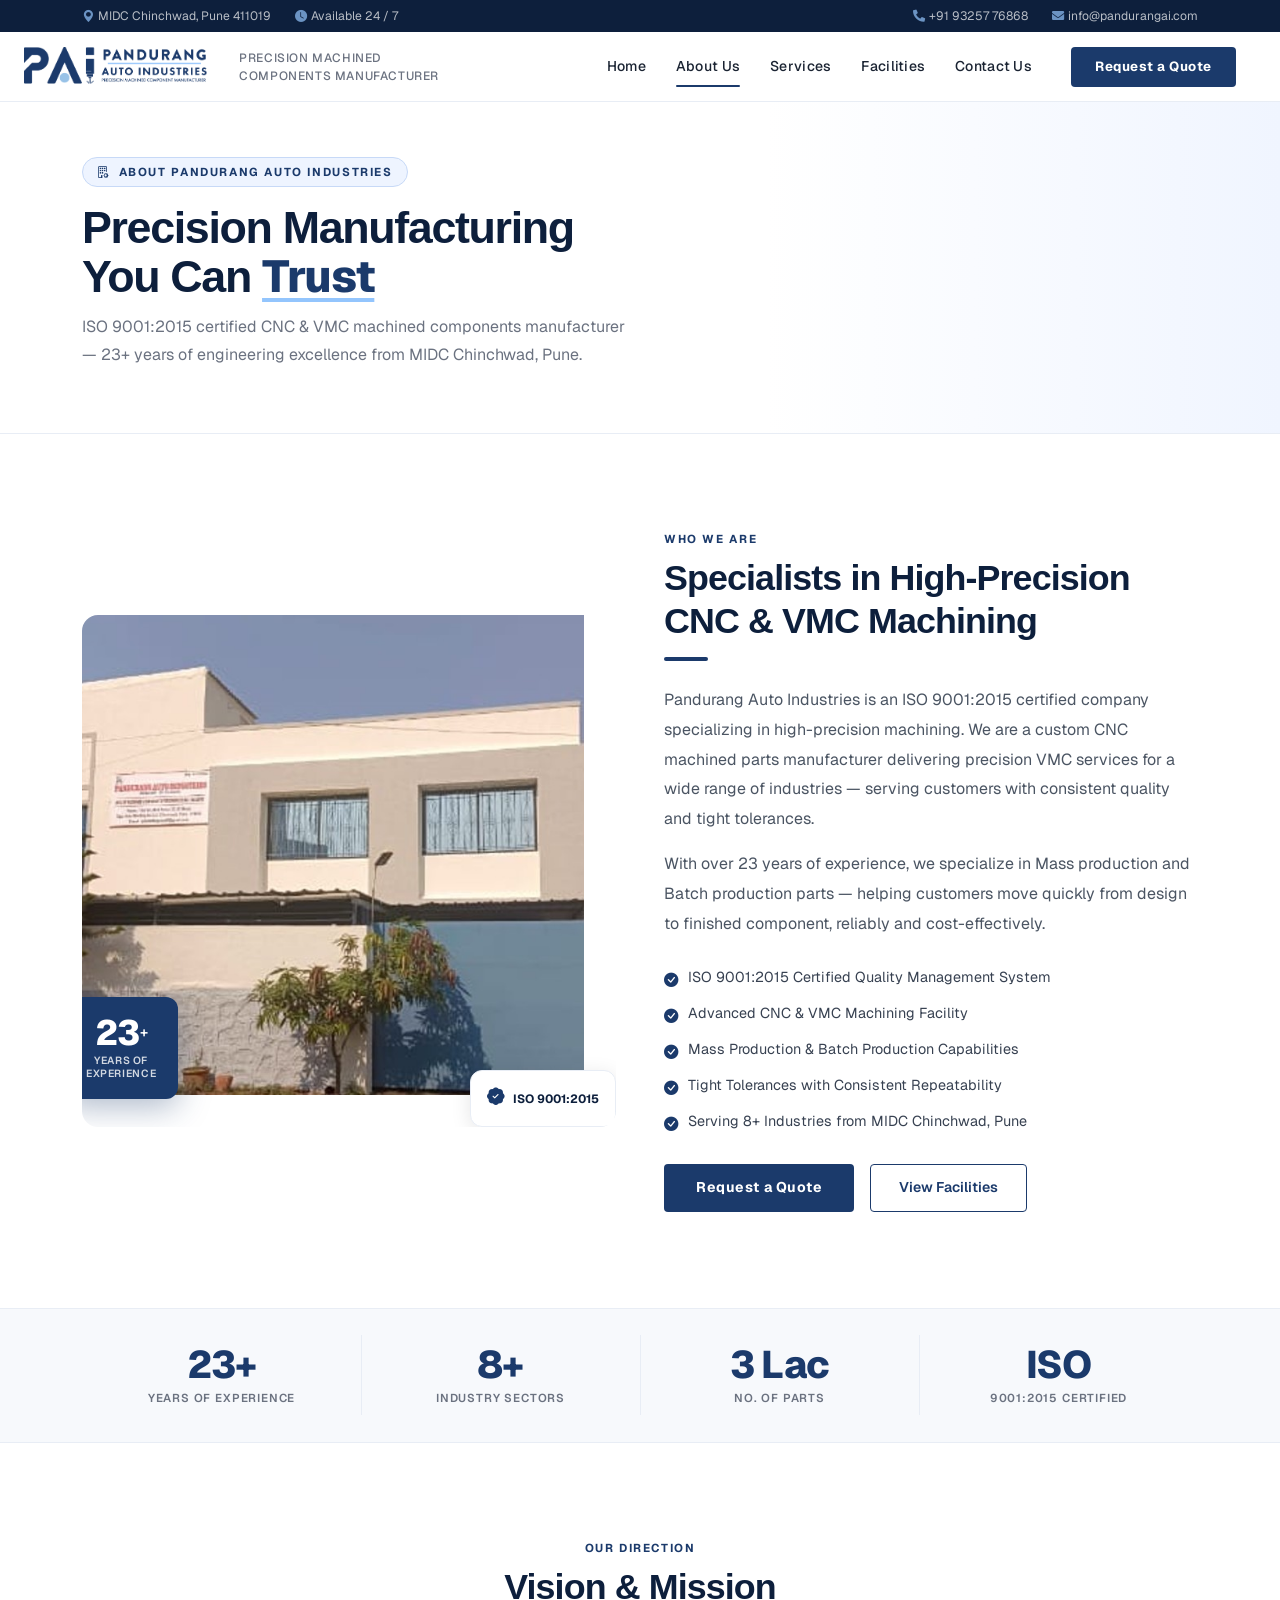
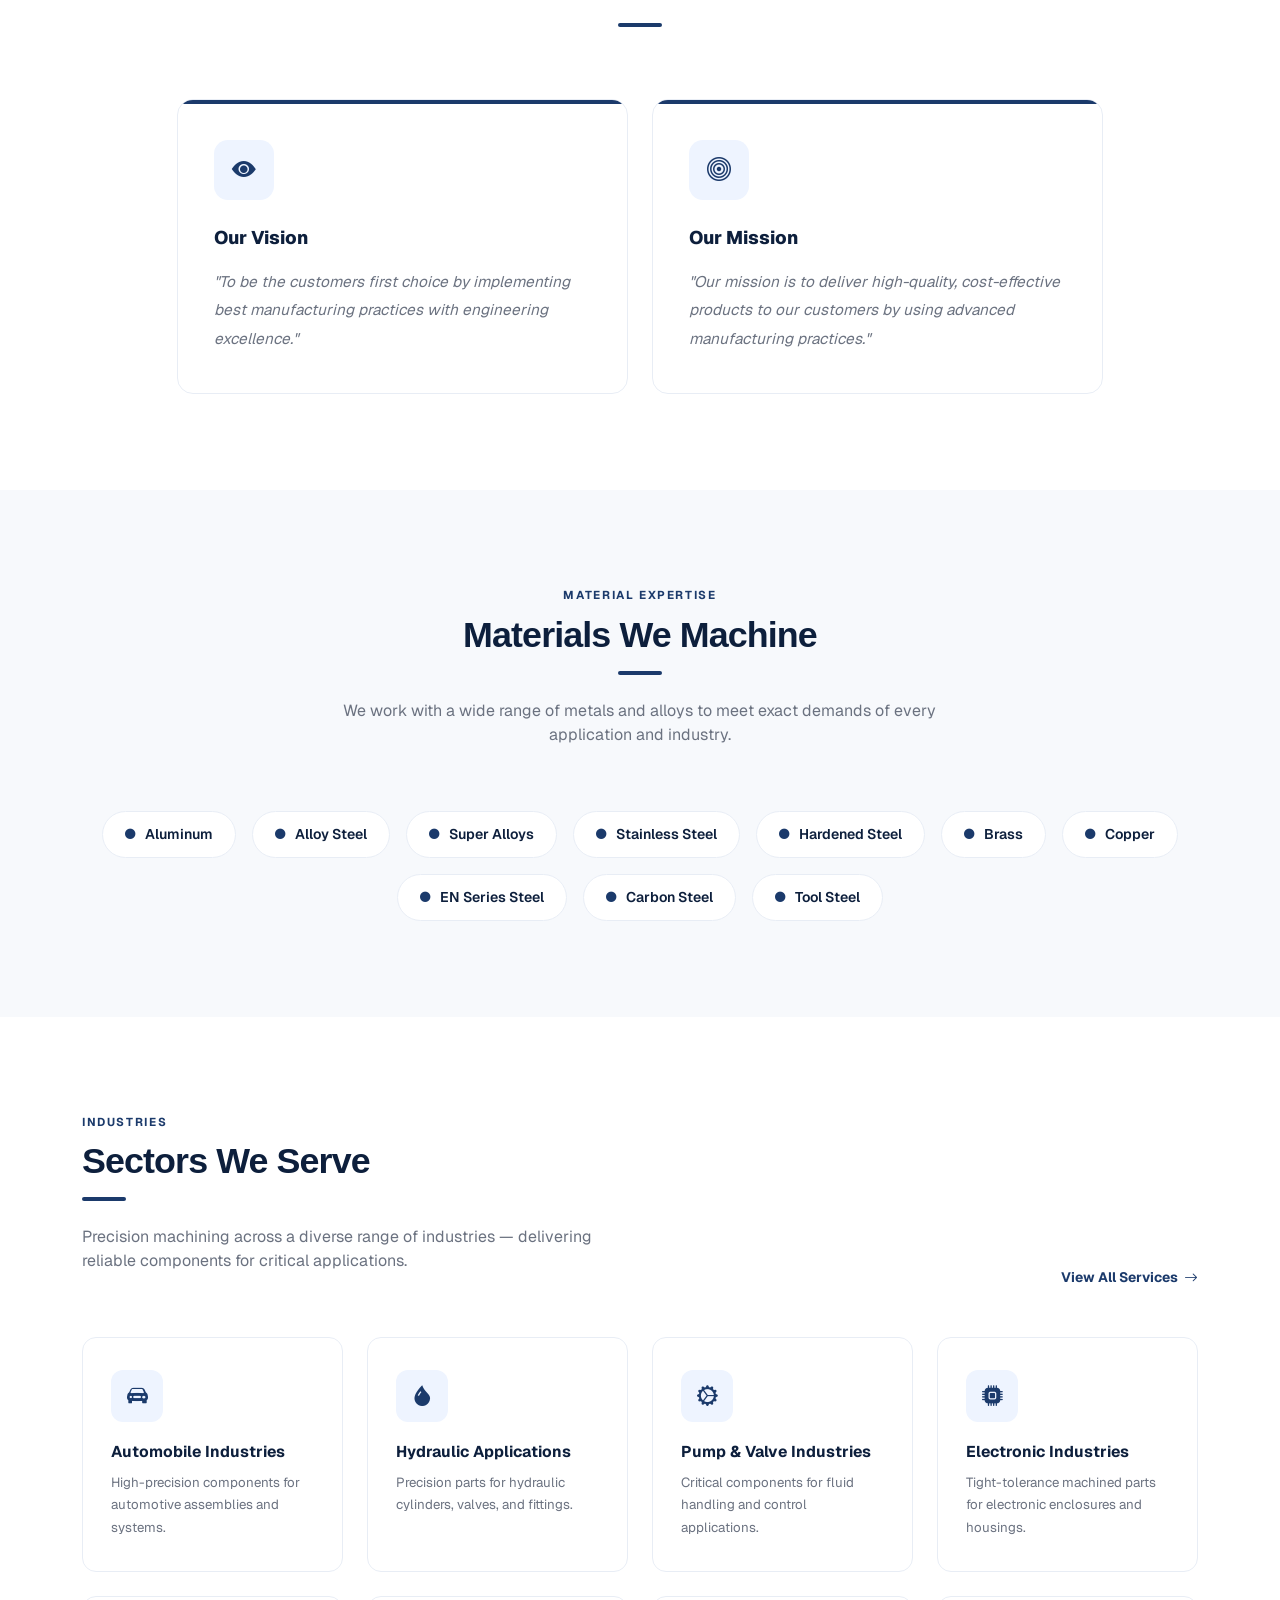
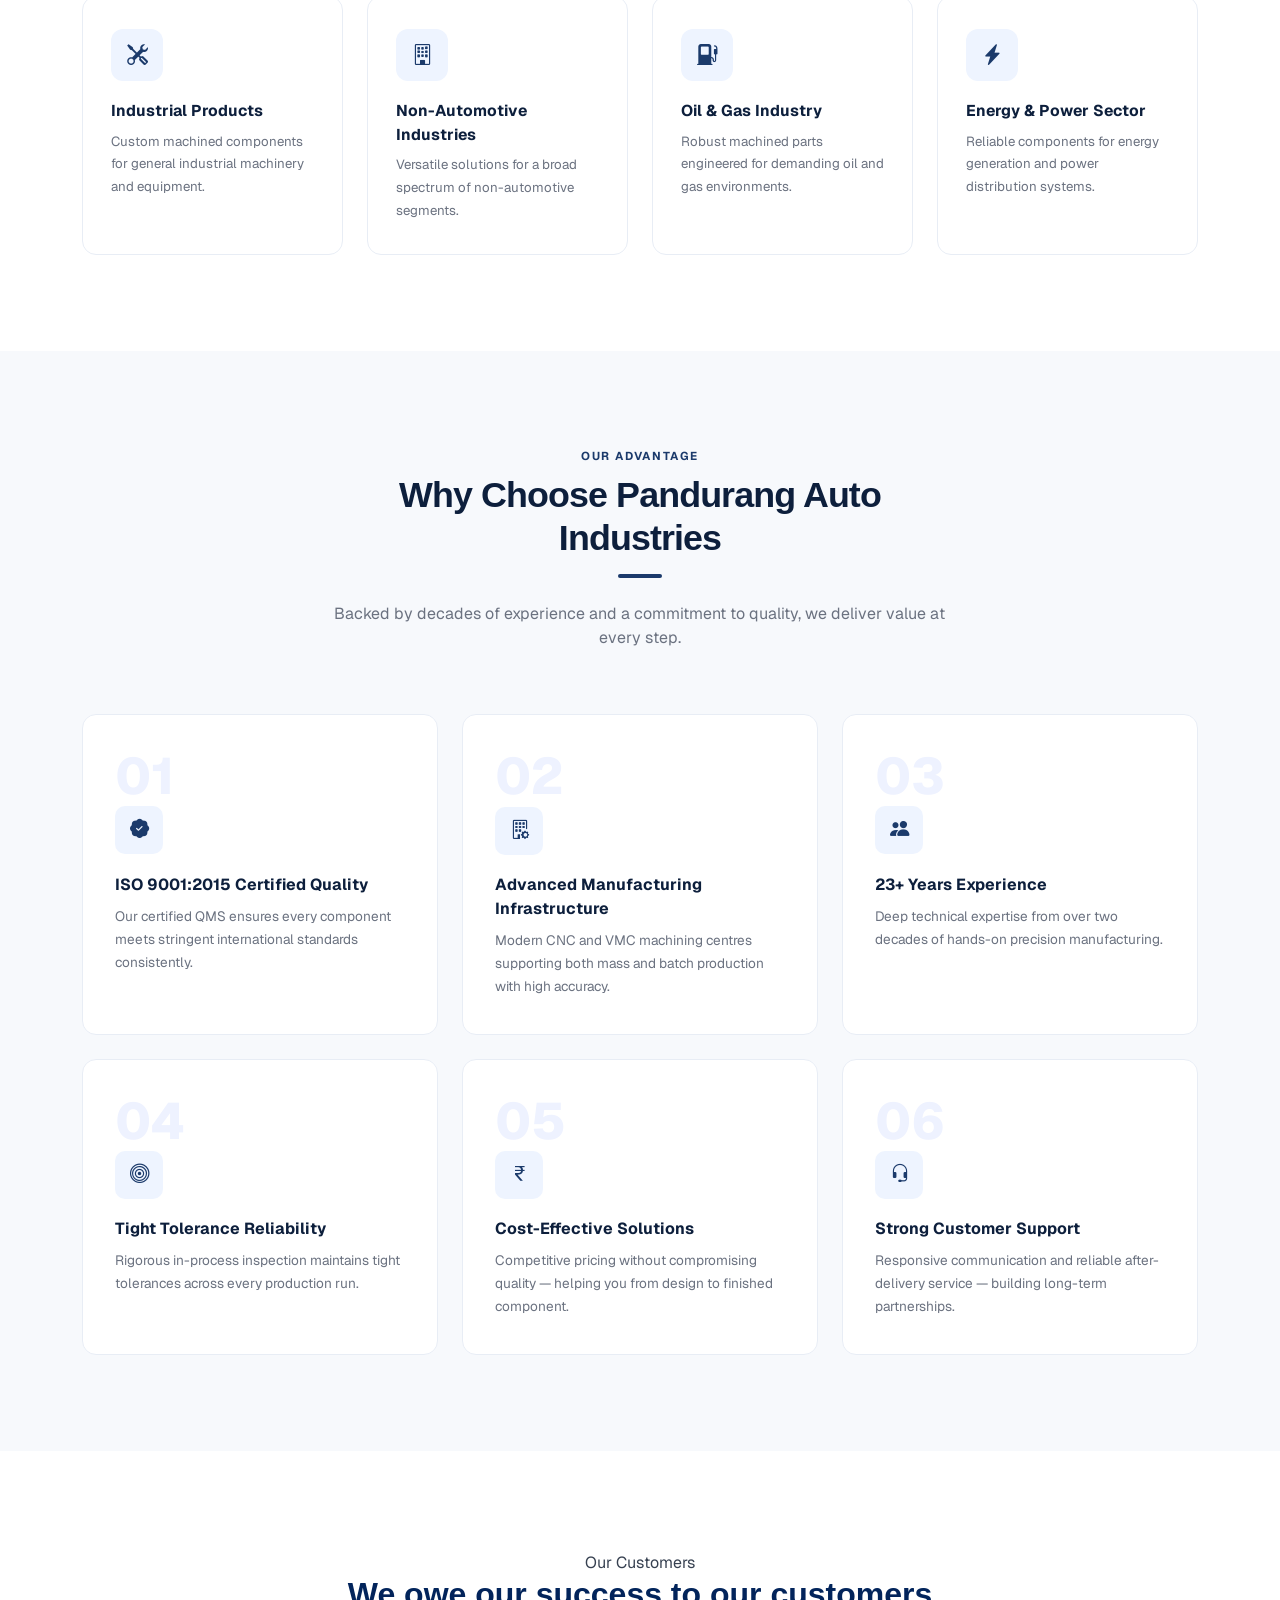
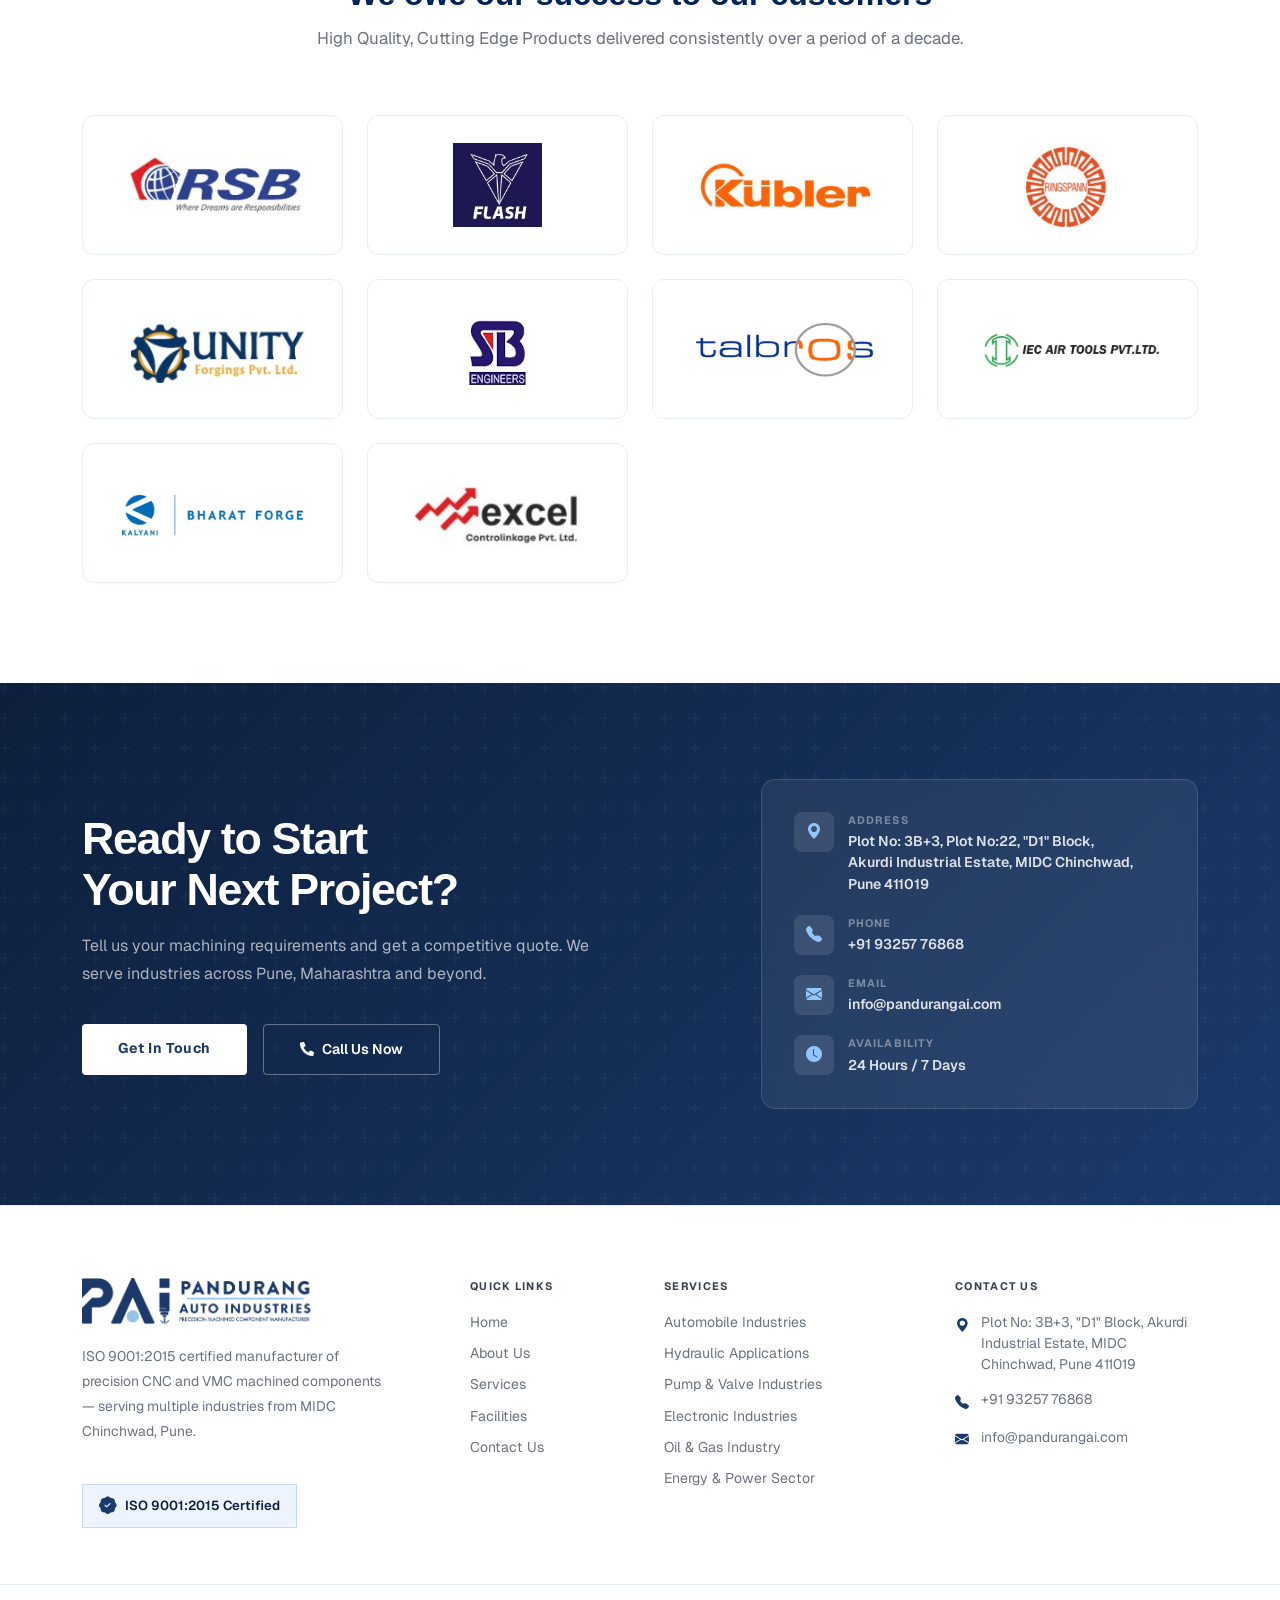
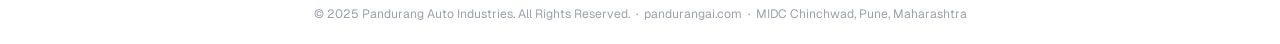
<file: about.html>
<!DOCTYPE html>
<html lang="en">
<head>
    <meta charset="utf-8">
    <title>About Us — Pandurang Auto Industries</title>
    <meta name="viewport" content="width=device-width, initial-scale=1.0">
    <link rel="icon" type="image/png" href="img/favicon.png">
    <meta name="description" content="Learn about Pandurang Auto Industries — ISO 9001:2015 certified precision CNC & VMC machined components manufacturer with 23+ years of experience in MIDC Chinchwad, Pune.">
    <link rel="canonical" href="https://www.pandurangai.com/about.html">
    <meta name="keywords" content="About Pandurang Auto Industries, CNC VMC Manufacturer Pune, ISO 9001:2015 Machining Company, S.S. Kolte, Akurdi Industrial Estate Akurdi Pune">
    <meta name="robots" content="index, follow, max-snippet:-1, max-image-preview:large, max-video-preview:-1">
    
    <!-- Open Graph / Facebook -->
    <meta property="og:type" content="website">
    <meta property="og:url" content="https://www.pandurangai.com/about.html">
    <meta property="og:title" content="About Us — Pandurang Auto Industries">
    <meta property="og:description" content="Learn about our 23+ years of experience in high-precision CNC & VMC machining, manufacturing capabilities, vision and mission. ISO 9001:2015 certified.">
    <meta property="og:image" content="https://www.pandurangai.com/img/product-3.jpeg">
    <meta property="og:site_name" content="Pandurang Auto Industries">
    <meta property="og:locale" content="en_US">
    
    <!-- Twitter -->
    <meta name="twitter:card" content="summary_large_image">
    <meta name="twitter:url" content="https://www.pandurangai.com/about.html">
    <meta name="twitter:title" content="About Us — Pandurang Auto Industries">
    <meta name="twitter:description" content="Learn about our 23+ years of experience in high-precision CNC & VMC machining. ISO 9001:2015 certified.">
    <meta name="twitter:image" content="https://www.pandurangai.com/img/product-3.jpeg">

    <!-- JSON-LD Structured Data -->
    <script type="application/ld+json">
    {
      "@context": "https://schema.org",
      "@type": "AboutPage",
      "mainEntity": {
        "@id": "https://www.pandurangai.com/#organization"
      },
      "breadcrumb": {
        "@type": "BreadcrumbList",
        "itemListElement": [
          {
            "@type": "ListItem",
            "position": 1,
            "name": "Home",
            "item": "https://www.pandurangai.com/"
          },
          {
            "@type": "ListItem",
            "position": 2,
            "name": "About Us",
            "item": "https://www.pandurangai.com/about.html"
          }
        ]
      }
    }
    </script>

    <link rel="preconnect" href="https://fonts.googleapis.com">
    <link rel="preconnect" href="https://fonts.gstatic.com" crossorigin>
    <link href="https://fonts.googleapis.com/css2?family=Geist:wght@300;400;500;600;700;800&display=swap" rel="stylesheet">
    <link href="https://cdnjs.cloudflare.com/ajax/libs/font-awesome/5.15.4/css/all.min.css" rel="stylesheet">
    <link href="https://cdn.jsdelivr.net/npm/bootstrap-icons@1.10.5/font/bootstrap-icons.css" rel="stylesheet">
    <link href="css/bootstrap.min.css" rel="stylesheet">
    <link href="https://unpkg.com/aos@2.3.4/dist/aos.css" rel="stylesheet">
<style>
/* ── Variables ── */
:root {
    --primary: #1B3A6B;
    --primary-light: #2A5298;
    --dark: #0d1f3c;
    --text: #374151;
    --muted: #6B7280;
    --border: #E8EDF5;
    --bg-light: #F7F9FC;
    --accent: #93C5FD;
}
*, body { font-family: 'Geist', sans-serif; }
body { color: var(--text); background: #fff; }

/* ── Shared: Topbar ── */
.topbar-strip { background: #0d1f3c; font-size: 0.76rem; padding: 7px 0; }
.topbar-strip a { color: rgba(255,255,255,.7); text-decoration: none; transition: .2s; }
.topbar-strip a:hover { color: #fff; }

/* Responsive Topbar */
@media (max-width: 991px) {
    .topbar-strip { font-size: 0.7rem; padding: 6px 0; }
    .topbar-strip .gap-4 { gap: 12px !important; }
}
@media (max-width: 576px) {
    .customer-col { flex: 0 0 50%; max-width: 50%; }
}

@media (max-width: 767px) {
    .topbar-strip .d-flex > div:first-child span:last-child,
    .topbar-strip .d-flex > div:last-child a:last-child {
        display: none;
    }
    .topbar-strip .gap-4 { gap: 8px !important; }
}

/* ── Shared: Nav ── */
.site-nav {
    position: sticky;
    top: 0; left: 0; right: 0;
    z-index: 1000;
    transition: box-shadow .35s;
    padding: 0;
    background: #fff;
    box-shadow: 0 1px 0 #E8EDF5;
}
.site-nav.scrolled {
    box-shadow: 0 2px 20px rgba(0,0,0,.08);
}
.site-nav .navbar-brand-wrapper {
    background: transparent;
    padding: 8px 0;
    clip-path: none;
    margin-right: 16px;
    transition: background .3s;
}
.site-nav .navbar-logo {
    height: 40px;
    width: auto;
    object-fit: contain;
}
.site-nav .nav-link {
    font-family: 'Geist', sans-serif;
    font-size: 0.88rem;
    font-weight: 500;
    letter-spacing: 0.02em;
    color: #1a2332 !important;
    padding: 24px 15px !important;
    transition: color .2s;
    position: relative;
}
.site-nav .nav-link::after {
    content: '';
    position: absolute;
    bottom: 14px; left: 15px; right: 15px;
    height: 2px;
    background: #1B3A6B;
    transform: scaleX(0);
    transition: transform .25s;
    border-radius: 2px;
}
.site-nav .nav-link:hover::after,
.site-nav .nav-link.active::after { transform: scaleX(1); }
.site-nav .nav-link:hover { color: #1B3A6B !important; }
.site-nav .btn-quote {
    font-family: 'Geist', sans-serif;
    font-size: 0.83rem;
    font-weight: 700;
    letter-spacing: 0.04em;
    background: #1B3A6B;
    color: #fff;
    border: none;
    padding: 10px 24px;
    border-radius: 4px;
    transition: background .2s, transform .2s;
    white-space: nowrap;
}
.site-nav .btn-quote:hover { background: #2A5298; transform: translateY(-1px); color:#fff; }

/* Responsive Navbar */
@media (max-width: 991px) {
    .site-nav .navbar-brand-wrapper {
        padding: 0;
        margin-right: auto;
        gap: 8px;
    }
    .site-nav .navbar-icon {
        height: 32px;
    }
    .site-nav .navbar-brand-text {
        font-size: 0.75rem;
        white-space: normal;
    }
    .site-nav .navbar-toggler {
        display: block !important;
        visibility: visible !important;
        margin-right: 12px;
        padding: 6px 8px;
        border: none;
    }
    .site-nav .navbar-toggler:focus {
        box-shadow: none;
        border-color: #1B3A6B;
    }
    .site-nav .nav-link {
        padding: 12px 0 !important;
        font-size: 0.85rem;
    }
    .site-nav .nav-link::after { display: none; }
    .site-nav .btn-quote {
        width: 100%;
        text-align: center;
        margin-top: 12px;
    }
    .site-nav .navbar-collapse {
        padding-top: 12px;
    }
}
.site-nav .navbar-toggler { border: none; background: transparent; }
@media (max-width: 991px) {
    .site-nav .nav-link { padding: 12px 16px !important; }
    .site-nav .nav-link::after { display: none; }
}

@media (min-width: 992px) and (max-width: 1199px) {
    .site-nav .nav-link {
        padding: 24px 8px !important;
        font-size: 0.82rem;
    }
    .site-nav .btn-quote {
        padding: 8px 16px;
        font-size: 0.8rem;
        margin-left: 1rem !important;
    }
}

/* ── Page Hero ── */
.page-hero {
    background: #fff;
    border-bottom: 1px solid var(--border);
    padding: 56px 0 48px;
    position: relative;
    overflow: hidden;
}
.page-hero::after {
    content: '';
    position: absolute;
    right: 0; top: 0; bottom: 0;
    width: 40%;
    background: linear-gradient(to right, transparent, #F0F5FF);
    pointer-events: none;
}
.page-hero-eyebrow {
    display: inline-flex; align-items: center; gap: 8px;
    background: #EEF4FF; border: 1px solid #C7D9F7;
    color: var(--primary); font-size: .72rem; font-weight: 700;
    letter-spacing: .14em; text-transform: uppercase;
    padding: 5px 14px; border-radius: 100px; margin-bottom: 16px;
}
.page-hero h1 {
    font-size: clamp(2rem, 3.5vw, 3rem);
    font-weight: 800; color: var(--dark);
    letter-spacing: -0.03em; line-height: 1.1; margin-bottom: 12px;
}
.page-hero-sub { color: var(--muted); font-size: 1rem; line-height: 1.75; max-width: 560px; }

/* ── Section Labels ── */
.sec-eyebrow { font-size: .72rem; font-weight: 700; letter-spacing: .14em; text-transform: uppercase; color: var(--primary); display: block; margin-bottom: 10px; }
.sec-h2 { font-size: clamp(1.7rem, 2.8vw, 2.3rem); font-weight: 800; color: var(--dark); letter-spacing: -0.025em; line-height: 1.2; margin-bottom: 14px; }
.sec-rule { width: 44px; height: 4px; background: var(--primary); border-radius: 2px; margin-bottom: 24px; }

/* ── Overview Section ── */
.overview-section { padding: 96px 0; background: #fff; }
.img-wrap { position: relative; border-radius: 16px; overflow: hidden; }
.img-wrap img { width: 100%; height: 480px; object-fit: cover; display: block; }
.img-badge {
    position: absolute; background: var(--primary);
    color: #fff; padding: 18px 22px; border-radius: 12px;
    text-align: center; box-shadow: 0 8px 32px rgba(27,58,107,.35);
}
.img-badge.exp { bottom: 28px; left: -18px; }
.img-badge .num { font-size: 2.2rem; font-weight: 800; line-height: 1; display: block; }
.img-badge .lbl { font-size: .65rem; font-weight: 600; letter-spacing: .06em; text-transform: uppercase; opacity: .8; line-height: 1.3; display: block; margin-top: 4px; }
.img-badge.iso { top: 28px; right: -18px; background: #fff; border: 1px solid var(--border); box-shadow: 0 4px 20px rgba(0,0,0,.1); }
.img-badge.iso i { color: var(--primary); font-size: 1.1rem; display: block; margin-bottom: 4px; }
.img-badge.iso span { font-size: .72rem; font-weight: 700; color: var(--dark); white-space: nowrap; display: block; }

.check-list { list-style: none; padding: 0; margin: 0 0 28px; }
.check-list li { display: flex; align-items: flex-start; gap: 10px; font-size: .9rem; color: var(--text); margin-bottom: 10px; line-height: 1.6; }
.check-list li i { color: var(--primary); margin-top: 3px; flex-shrink: 0; }

.btn-pai { background: var(--primary); color: #fff; font-weight: 700; font-size: .88rem; letter-spacing: .04em; padding: 13px 32px; border-radius: 4px; text-decoration: none; display: inline-block; transition: background .2s, transform .2s, box-shadow .2s; border: none; }
.btn-pai:hover { background: var(--primary-light); transform: translateY(-2px); box-shadow: 0 8px 24px rgba(27,58,107,.3); color: #fff; }
.btn-pai-outline { background: transparent; color: var(--primary); border: 1.5px solid var(--primary); font-weight: 600; font-size: .88rem; padding: 12px 28px; border-radius: 4px; text-decoration: none; display: inline-block; transition: background .2s, color .2s, transform .2s; }
.btn-pai-outline:hover { background: var(--primary); color: #fff; transform: translateY(-2px); }

/* ── Stats Strip ── */
.stats-strip { background: var(--bg-light); border-top: 1px solid var(--border); border-bottom: 1px solid var(--border); }
.stat-item { padding: 36px 24px; text-align: center; position: relative; }
.stat-item + .stat-item::before { content: ''; position: absolute; left: 0; top: 20%; bottom: 20%; width: 1px; background: var(--border); }
.stat-num { font-size: 2.4rem; font-weight: 800; color: var(--primary); line-height: 1; display: block; letter-spacing: -0.02em; }
.stat-lbl { font-size: .72rem; font-weight: 600; letter-spacing: .07em; text-transform: uppercase; color: var(--muted); display: block; margin-top: 6px; }

/* ── Vision / Mission ── */
.vm-section { padding: 96px 0; background: #fff; }
.vm-card {
    border-radius: 16px; padding: 40px 36px; height: 100%;
    border: 1px solid var(--border); position: relative; overflow: hidden;
    transition: transform .3s, box-shadow .3s;
}
.vm-card:hover { transform: translateY(-4px); box-shadow: 0 20px 60px rgba(27,58,107,.09); }
.vm-card::before { content: ''; position: absolute; top: 0; left: 0; right: 0; height: 4px; background: var(--primary); }
.vm-icon-wrap { width: 60px; height: 60px; background: #EEF4FF; border-radius: 14px; display: flex; align-items: center; justify-content: center; margin-bottom: 24px; transition: background .3s; }
.vm-card:hover .vm-icon-wrap { background: var(--primary); }
.vm-icon-wrap i { color: var(--primary); font-size: 1.5rem; transition: color .3s; }
.vm-card:hover .vm-icon-wrap i { color: #fff; }
.vm-title { font-size: 1.15rem; font-weight: 800; color: var(--dark); margin-bottom: 16px; }
.vm-text { color: var(--muted); font-size: .96rem; line-height: 1.85; margin: 0; font-style: italic; }

/* ── Materials Section ── */
.materials-section { padding: 96px 0; background: var(--bg-light); }
.mat-pill {
    display: inline-flex; align-items: center; gap: 10px;
    background: #fff; border: 1px solid var(--border);
    color: var(--dark); padding: 12px 22px; border-radius: 100px;
    font-size: .88rem; font-weight: 600;
    transition: border-color .25s, box-shadow .25s, transform .25s;
    cursor: default;
}
.mat-pill:hover { border-color: var(--primary); box-shadow: 0 4px 16px rgba(27,58,107,.12); transform: translateY(-3px); }
.mat-pill i { color: var(--primary); font-size: .65rem; }

/* ── Sectors Section ── */
.sectors-section { padding: 96px 0; background: #fff; }
.sector-card {
    border: 1px solid var(--border); border-radius: 14px;
    padding: 32px 28px; height: 100%; background: #fff;
    transition: transform .3s, box-shadow .3s, border-color .3s;
    position: relative; overflow: hidden;
}
.sector-card::after { content: ''; position: absolute; bottom: 0; left: 0; right: 0; height: 3px; background: var(--primary); transform: scaleX(0); transition: transform .3s; border-radius: 0 0 14px 14px; }
.sector-card:hover { transform: translateY(-5px); box-shadow: 0 20px 60px rgba(27,58,107,.1); border-color: transparent; }
.sector-card:hover::after { transform: scaleX(1); }
.sc-icon { width: 52px; height: 52px; border-radius: 12px; background: #EEF4FF; display: flex; align-items: center; justify-content: center; margin-bottom: 18px; transition: background .3s; }
.sector-card:hover .sc-icon { background: var(--primary); }
.sc-icon i { font-size: 1.3rem; color: var(--primary); transition: color .3s; }
.sector-card:hover .sc-icon i { color: #fff; }
.sc-title { font-size: .98rem; font-weight: 700; color: var(--dark); margin-bottom: 8px; }
.sc-desc { font-size: .83rem; color: var(--muted); line-height: 1.7; margin: 0; }

/* ── Why Us ── */
.whyus-section { padding: 96px 0; background: var(--bg-light); }
.wu-card { border: 1px solid var(--border); border-radius: 14px; padding: 36px 32px; height: 100%; background: #fff; transition: transform .3s, box-shadow .3s; }
.wu-card:hover { transform: translateY(-5px); box-shadow: 0 16px 50px rgba(27,58,107,.09); }
.wu-num { font-size: 3.2rem; font-weight: 800; color: #EEF2FF; line-height: 1; margin-bottom: 4px; transition: color .3s; }
.wu-card:hover .wu-num { color: #DBEAFE; }
.wu-icon { width: 48px; height: 48px; background: #EEF4FF; border-radius: 10px; display: inline-flex; align-items: center; justify-content: center; margin-bottom: 18px; transition: background .3s; }
.wu-card:hover .wu-icon { background: var(--primary); }
.wu-icon i { color: var(--primary); font-size: 1.2rem; transition: color .3s; }
.wu-card:hover .wu-icon i { color: #fff; }
.wu-title { font-size: 1rem; font-weight: 700; color: var(--dark); margin-bottom: 8px; }
.wu-desc { font-size: .85rem; color: var(--muted); line-height: 1.7; margin: 0; }

/* ── CTA Section ── */
.cta-section { padding: 96px 0; background: linear-gradient(135deg, #0d1f3c 0%, #1B3A6B 100%); position: relative; overflow: hidden; }
.cta-section::before { content: ''; position: absolute; inset: 0; background: url("data:image/svg+xml,%3Csvg width='60' height='60' viewBox='0 0 60 60' xmlns='http://www.w3.org/2000/svg'%3E%3Cg fill='none'%3E%3Cg fill='%23ffffff' fill-opacity='0.03'%3E%3Cpath d='M36 34v-4h-2v4h-4v2h4v4h2v-4h4v-2h-4zm0-30V0h-2v4h-4v2h4v4h2V6h4V4h-4zM6 34v-4H4v4H0v2h4v4h2v-4h4v-2H6zM6 4V0H4v4H0v2h4v4h2V6h4V4H6z'/%3E%3C/g%3E%3C/g%3E%3C/svg%3E"); }
.cta-heading { font-size: clamp(1.8rem,3.5vw,3rem); font-weight: 800; color: #fff; letter-spacing: -0.03em; line-height: 1.15; margin-bottom: 16px; }
.cta-sub { color: rgba(255,255,255,.65); font-size: 1rem; line-height: 1.75; margin-bottom: 36px; }
.cta-btn-white { background: #fff; color: var(--primary); font-weight: 700; font-size: .88rem; letter-spacing: .04em; padding: 14px 36px; border-radius: 4px; border: none; text-decoration: none; display: inline-block; transition: transform .2s, box-shadow .2s; }
.cta-btn-white:hover { transform: translateY(-2px); box-shadow: 0 8px 24px rgba(0,0,0,.2); color: var(--primary); }
.cta-btn-outline { background: transparent; color: #fff; font-weight: 600; font-size: .88rem; padding: 14px 36px; border-radius: 4px; border: 1px solid rgba(255,255,255,.35); text-decoration: none; display: inline-block; transition: background .2s, transform .2s; }
.cta-btn-outline:hover { background: rgba(255,255,255,.1); border-color: rgba(255,255,255,.7); color: #fff; transform: translateY(-2px); }
.cta-info-card { background: rgba(255,255,255,.07); backdrop-filter: blur(12px); border: 1px solid rgba(255,255,255,.12); border-radius: 14px; padding: 32px; }
.cta-info-row { display: flex; align-items: flex-start; gap: 14px; margin-bottom: 20px; }
.cta-info-row:last-child { margin-bottom: 0; }
.cta-info-icon { width: 40px; height: 40px; flex-shrink: 0; background: rgba(255,255,255,.1); border-radius: 8px; display: flex; align-items: center; justify-content: center; }
.cta-info-icon i { color: var(--accent); font-size: 1rem; }
.cta-info-label { font-size: .68rem; font-weight: 700; letter-spacing: .1em; text-transform: uppercase; color: rgba(255,255,255,.4); margin-bottom: 3px; }
.cta-info-value { font-size: .88rem; font-weight: 600; color: rgba(255,255,255,.85); line-height: 1.5; }
.cta-info-value a { color: rgba(255,255,255,.85); text-decoration: none; }
.cta-info-value a:hover { color: #fff; }

/* ── Footer ── */
.site-footer { background: #fff; padding: 72px 0 0; color: #6B7280; font-size: .87rem; border-top: 1px solid #E8EDF5; }
.footer-brand-text { font-weight: 800; font-size: 1.4rem; color: #0d1f3c; letter-spacing: -0.02em; margin-bottom: 16px; display: block; }
.footer-brand-text span { color: #1B3A6B; }
.footer-heading { font-size: .68rem; font-weight: 700; letter-spacing: .12em; text-transform: uppercase; color: #374151; margin-bottom: 18px; }
.footer-links { list-style: none; padding: 0; margin: 0; }
.footer-links li { margin-bottom: 10px; }
.footer-links a { color: #6B7280; text-decoration: none; transition: color .2s, padding-left .2s; font-size: .88rem; }
.footer-links a:hover { color: #1B3A6B; padding-left: 4px; }
.footer-contact-row { display: flex; align-items: flex-start; gap: 12px; margin-bottom: 14px; }
.footer-contact-row i { color: #1B3A6B; margin-top: 3px; flex-shrink: 0; }
.footer-contact-row a { color: #6B7280; text-decoration: none; transition: color .2s; }
.footer-contact-row a:hover { color: #1B3A6B; }
.footer-bottom { border-top: 1px solid #E8EDF5; margin-top: 56px; padding: 20px 0; font-size: .76rem; color: #9CA3AF; text-align: center; }
.footer-bottom a { color: #9CA3AF; text-decoration: none; transition: color .2s; }
.footer-bottom a:hover { color: #1B3A6B; }

/* ── Back to Top ── */
.back-to-top { position: fixed; bottom: 28px; right: 28px; width: 44px; height: 44px; background: var(--primary); color: #fff; border: none; border-radius: 50%; display: none; align-items: center; justify-content: center; font-size: 1rem; box-shadow: 0 4px 16px rgba(27,58,107,.4); z-index: 999; transition: background .2s, transform .2s; text-decoration: none; }
.back-to-top:hover { background: var(--primary-light); transform: translateY(-2px); color: #fff; }
.back-to-top.show { display: flex; }

/* ── Customers Section ── */
.customers-section { padding: 100px 0; background: #fff; }
.section-subtitle { font-size: 1.05rem; color: #6B7280; margin-top: 12px; }
.customer-col {
    flex: 0 0 25%;
    max-width: 25%;
}
.customer-logo-card {
    padding: 20px;
    border-radius: 12px;
    border: 1px solid #E8EDF5;
    background: #fff;
    display: flex;
    align-items: center;
    justify-content: center;
    height: 140px;
    transition: transform .3s, box-shadow .3s, border-color .3s;
}
.customer-logo-card:hover {
    transform: translateY(-6px);
    box-shadow: 0 12px 32px rgba(27,58,107,.1);
    border-color: #1B3A6B;
}
.customer-logo-card img {
    max-width: 85%;
    max-height: 85%;
    width: auto;
    height: auto;
    object-fit: contain;
    transition: transform .3s;
}
.customer-logo-card:hover img {
    transform: scale(1.12);
}

@media (max-width: 991px) {
    .img-badge.exp, .img-badge.iso { display: none; }
    .overview-section, .vm-section, .materials-section, .sectors-section, .whyus-section { padding: 64px 0; }
    .customer-col { flex: 0 0 25%; max-width: 25%; }
}
@media (max-width: 576px) {
    .customer-col { flex: 0 0 50%; max-width: 50%; }
}

@media (max-width: 767px) {
    .stat-item + .stat-item::before { display: none; }
}
</style>
</head>
<body>

<!-- Topbar -->
<div class="topbar-strip">
    <div class="container">
        <div class="d-flex justify-content-between align-items-center">
            <div class="d-flex align-items-center gap-4">
                <span class="text-white" style="opacity:.7;"><i class="bi bi-geo-alt-fill me-1" style="color:#93C5FD;"></i>MIDC Chinchwad, Pune 411019</span>
                <span class="text-white" style="opacity:.7;"><i class="bi bi-clock-fill me-1" style="color:#93C5FD;"></i>Available 24 / 7</span>
            </div>
            <div class="d-flex align-items-center gap-4">
                <a href="tel:+919325776868" class="text-white" style="opacity:.7;"><i class="fa fa-phone-alt me-1" style="color:#93C5FD;"></i>+91 93257 76868</a>
                <a href="mailto:info@pandurangai.com" class="text-white" style="opacity:.7;"><i class="fa fa-envelope me-1" style="color:#93C5FD;"></i>info@pandurangai.com</a>
            </div>
        </div>
    </div>
</div>

<!-- Navbar -->
<nav class="site-nav navbar navbar-expand-lg py-0 ps-lg-4 pe-lg-4" id="siteNav">
    <div class="container-fluid ps-lg-0">
        <a href="index.html" class="navbar-brand me-0 d-flex align-items-center">
                <img src="img/Logo.png" alt="Pandurang Auto Industries" class="navbar-logo" style="height: 40px; width: auto;">
        </a>
        <span class="navbar-text d-none d-lg-inline-block ms-3" style="font-size: 0.75rem; color: #6B7280; font-weight: 500; letter-spacing: 0.05em; text-transform: uppercase; white-space: nowrap;">Precision Machined<br>Components Manufacturer</span>
        <button class="navbar-toggler me-3 ms-auto" type="button" data-bs-toggle="collapse" data-bs-target="#mainNav"><svg xmlns="http://www.w3.org/2000/svg" width="24" height="24" viewBox="0 0 24 24" fill="none" stroke="currentColor" stroke-width="2" stroke-linecap="round" stroke-linejoin="round"><line x1="5" y1="6" x2="19" y2="6"></line><line x1="5" y1="12" x2="19" y2="12"></line><line x1="5" y1="18" x2="19" y2="18"></line></svg></button>
        <div class="collapse navbar-collapse" id="mainNav">
            <div class="navbar-nav ms-auto p-4 p-lg-0">
                <a href="index.html" class="nav-link">Home</a>
                <a href="about.html" class="nav-link active">About Us</a>
                <a href="services.html" class="nav-link">Services</a>
                <a href="facilities.html" class="nav-link">Facilities</a>
                <a href="contact.html" class="nav-link">Contact Us</a>
            </div>
            <a href="contact.html" class="btn-quote ms-lg-4 me-lg-2 d-none d-lg-inline-block">Request a Quote</a>
        </div>
    </div>
</nav>

<!-- Page Hero -->
<div class="page-hero">
    <div class="container" style="position:relative;z-index:1;">
        <div class="page-hero-eyebrow"><i class="bi bi-building-gear"></i> About Pandurang Auto Industries</div>
        <h1>Precision Manufacturing<br>You Can <span style="color:#1B3A6B;text-decoration:underline;text-decoration-color:#93C5FD;text-underline-offset:6px;">Trust</span></h1>
        <p class="page-hero-sub">ISO 9001:2015 certified CNC &amp; VMC machined components manufacturer — 23+ years of engineering excellence from MIDC Chinchwad, Pune.</p>
    </div>
</div>

<!-- Overview -->
<section class="overview-section">
    <div class="container">
        <div class="row g-5 align-items-center">
            <div class="col-lg-6" data-aos="fade-right">
                <div class="img-wrap" style="padding-right:32px;padding-bottom:32px;">
                    <img src="img/company.jpeg" alt="PAI Precision CNC Machined Components">
                    <div class="img-badge exp">
                        <span class="num">23<sup style="font-size:.9rem;font-weight:600;">+</sup></span>
                        <span class="lbl">Years of<br>Experience</span>
                    </div>
                    <div class="img-badge iso" style="bottom:0;right:0;top:auto;left:auto;display:flex;align-items:center;gap:8px;padding:12px 16px;">
                        <i class="bi bi-patch-check-fill" style="color:#1B3A6B;font-size:1.1rem;"></i>
                        <span style="font-size:.75rem;font-weight:700;color:#0d1f3c;">ISO 9001:2015</span>
                    </div>
                </div>
            </div>
            <div class="col-lg-6" data-aos="fade-left" data-aos-delay="100">
                <span class="sec-eyebrow">Who We Are</span>
                <h2 class="sec-h2">Specialists in High-Precision<br>CNC &amp; VMC Machining</h2>
                <div class="sec-rule"></div>
                <p style="color:#4B5563;line-height:1.85;margin-bottom:16px;">Pandurang Auto Industries is an ISO 9001:2015 certified company specializing in high-precision machining. We are a custom CNC machined parts manufacturer delivering precision VMC services for a wide range of industries — serving customers with consistent quality and tight tolerances.</p>
                <p style="color:#4B5563;line-height:1.85;margin-bottom:28px;">With over 23 years of experience, we specialize in Mass production and Batch production parts — helping customers move quickly from design to finished component, reliably and cost-effectively.</p>
                <ul class="check-list">
                    <li><i class="bi bi-check-circle-fill"></i>ISO 9001:2015 Certified Quality Management System</li>
                    <li><i class="bi bi-check-circle-fill"></i>Advanced CNC &amp; VMC Machining Facility</li>
                    <li><i class="bi bi-check-circle-fill"></i>Mass Production &amp; Batch Production Capabilities</li>
                    <li><i class="bi bi-check-circle-fill"></i>Tight Tolerances with Consistent Repeatability</li>
                    <li><i class="bi bi-check-circle-fill"></i>Serving 8+ Industries from MIDC Chinchwad, Pune</li>
                </ul>
                <div class="d-flex gap-3 flex-wrap">
                    <a href="contact.html" class="btn-pai">Request a Quote</a>
                    <a href="facilities.html" class="btn-pai-outline">View Facilities</a>
                </div>
            </div>
        </div>
    </div>
</section>

<!-- Stats Strip -->
<div class="stats-strip">
    <div class="container">
        <div class="row g-0">
            <div class="col-6 col-md-3 stat-item" data-aos="fade-up">
                <span class="stat-num">23+</span>
                <span class="stat-lbl">Years of Experience</span>
            </div>
            <div class="col-6 col-md-3 stat-item" data-aos="fade-up" data-aos-delay="80">
                <span class="stat-num">8+</span>
                <span class="stat-lbl">Industry Sectors</span>
            </div>
            <div class="col-6 col-md-3 stat-item" data-aos="fade-up" data-aos-delay="160">
                <span class="stat-num">3 Lac</span>
                <span class="stat-lbl">No. of Parts</span>
            </div>
            <div class="col-6 col-md-3 stat-item" data-aos="fade-up" data-aos-delay="240">
                <span class="stat-num">ISO</span>
                <span class="stat-lbl">9001:2015 Certified</span>
            </div>
        </div>
    </div>
</div>

<!-- Vision & Mission -->
<section class="vm-section">
    <div class="container">
        <div class="row justify-content-center mb-5">
            <div class="col-lg-7 text-center" data-aos="fade-up">
                <span class="sec-eyebrow">Our Direction</span>
                <h2 class="sec-h2">Vision &amp; Mission</h2>
                <div class="sec-rule mx-auto"></div>
            </div>
        </div>
        <div class="row g-4 justify-content-center">
            <div class="col-lg-5 col-md-6" data-aos="fade-up" data-aos-delay="0">
                <div class="vm-card">
                    <div class="vm-icon-wrap"><i class="bi bi-eye-fill"></i></div>
                    <div class="vm-title">Our Vision</div>
                    <p class="vm-text">"To be the customers first choice by implementing best manufacturing practices with engineering excellence."</p>
                </div>
            </div>
            <div class="col-lg-5 col-md-6" data-aos="fade-up" data-aos-delay="100">
                <div class="vm-card">
                    <div class="vm-icon-wrap"><i class="bi bi-bullseye"></i></div>
                    <div class="vm-title">Our Mission</div>
                    <p class="vm-text">"Our mission is to deliver high-quality, cost-effective products to our customers by using advanced manufacturing practices."</p>
                </div>
            </div>
        </div>
    </div>
</section>

<!-- Materials -->
<section class="materials-section">
    <div class="container">
        <div class="row justify-content-center mb-5">
            <div class="col-lg-7 text-center" data-aos="fade-up">
                <span class="sec-eyebrow">Material Expertise</span>
                <h2 class="sec-h2">Materials We Machine</h2>
                <div class="sec-rule mx-auto"></div>
                <p style="color:#6B7280;margin-top:8px;">We work with a wide range of metals and alloys to meet exact demands of every application and industry.</p>
            </div>
        </div>
        <div class="d-flex flex-wrap justify-content-center gap-3" data-aos="fade-up" data-aos-delay="80">
            <span class="mat-pill"><i class="bi bi-circle-fill"></i>Aluminum</span>
            <span class="mat-pill"><i class="bi bi-circle-fill"></i>Alloy Steel</span>
            <span class="mat-pill"><i class="bi bi-circle-fill"></i>Super Alloys</span>
            <span class="mat-pill"><i class="bi bi-circle-fill"></i>Stainless Steel</span>
            <span class="mat-pill"><i class="bi bi-circle-fill"></i>Hardened Steel</span>
            <span class="mat-pill"><i class="bi bi-circle-fill"></i>Brass</span>
            <span class="mat-pill"><i class="bi bi-circle-fill"></i>Copper</span>
            <span class="mat-pill"><i class="bi bi-circle-fill"></i>EN Series Steel</span>
            <span class="mat-pill"><i class="bi bi-circle-fill"></i>Carbon Steel</span>
            <span class="mat-pill"><i class="bi bi-circle-fill"></i>Tool Steel</span>
        </div>
    </div>
</section>

<!-- Sectors We Serve -->
<section class="sectors-section">
    <div class="container">
        <div class="row justify-content-between align-items-end mb-5">
            <div class="col-lg-6" data-aos="fade-right">
                <span class="sec-eyebrow">Industries</span>
                <h2 class="sec-h2">Sectors We Serve</h2>
                <div class="sec-rule"></div>
                <p style="color:#6B7280;">Precision machining across a diverse range of industries — delivering reliable components for critical applications.</p>
            </div>
            <div class="col-lg-auto" data-aos="fade-left">
                <a href="services.html" style="font-size:.86rem;font-weight:700;color:#1B3A6B;text-decoration:none;display:inline-flex;align-items:center;gap:6px;">View All Services <i class="bi bi-arrow-right"></i></a>
            </div>
        </div>
        <div class="row g-4">
            <div class="col-md-6 col-lg-3" data-aos="fade-up" data-aos-delay="0">
                <div class="sector-card"><div class="sc-icon"><i class="bi bi-car-front-fill"></i></div><div class="sc-title">Automobile Industries</div><p class="sc-desc">High-precision components for automotive assemblies and systems.</p></div>
            </div>
            <div class="col-md-6 col-lg-3" data-aos="fade-up" data-aos-delay="50">
                <div class="sector-card"><div class="sc-icon"><i class="bi bi-droplet-fill"></i></div><div class="sc-title">Hydraulic Applications</div><p class="sc-desc">Precision parts for hydraulic cylinders, valves, and fittings.</p></div>
            </div>
            <div class="col-md-6 col-lg-3" data-aos="fade-up" data-aos-delay="100">
                <div class="sector-card"><div class="sc-icon"><i class="bi bi-gear-wide-connected"></i></div><div class="sc-title">Pump &amp; Valve Industries</div><p class="sc-desc">Critical components for fluid handling and control applications.</p></div>
            </div>
            <div class="col-md-6 col-lg-3" data-aos="fade-up" data-aos-delay="150">
                <div class="sector-card"><div class="sc-icon"><i class="bi bi-cpu-fill"></i></div><div class="sc-title">Electronic Industries</div><p class="sc-desc">Tight-tolerance machined parts for electronic enclosures and housings.</p></div>
            </div>
            <div class="col-md-6 col-lg-3" data-aos="fade-up" data-aos-delay="0">
                <div class="sector-card"><div class="sc-icon"><i class="bi bi-tools"></i></div><div class="sc-title">Industrial Products</div><p class="sc-desc">Custom machined components for general industrial machinery and equipment.</p></div>
            </div>
            <div class="col-md-6 col-lg-3" data-aos="fade-up" data-aos-delay="50">
                <div class="sector-card"><div class="sc-icon"><i class="bi bi-building"></i></div><div class="sc-title">Non-Automotive Industries</div><p class="sc-desc">Versatile solutions for a broad spectrum of non-automotive segments.</p></div>
            </div>
            <div class="col-md-6 col-lg-3" data-aos="fade-up" data-aos-delay="100">
                <div class="sector-card"><div class="sc-icon"><i class="bi bi-fuel-pump-fill"></i></div><div class="sc-title">Oil &amp; Gas Industry</div><p class="sc-desc">Robust machined parts engineered for demanding oil and gas environments.</p></div>
            </div>
            <div class="col-md-6 col-lg-3" data-aos="fade-up" data-aos-delay="150">
                <div class="sector-card"><div class="sc-icon"><i class="bi bi-lightning-charge-fill"></i></div><div class="sc-title">Energy &amp; Power Sector</div><p class="sc-desc">Reliable components for energy generation and power distribution systems.</p></div>
            </div>
        </div>
    </div>
</section>

<!-- Why Choose Us -->
<section class="whyus-section">
    <div class="container">
        <div class="row justify-content-center mb-5">
            <div class="col-lg-7 text-center" data-aos="fade-up">
                <span class="sec-eyebrow">Our Advantage</span>
                <h2 class="sec-h2">Why Choose Pandurang Auto Industries</h2>
                <div class="sec-rule mx-auto"></div>
                <p style="color:#6B7280;margin-top:8px;">Backed by decades of experience and a commitment to quality, we deliver value at every step.</p>
            </div>
        </div>
        <div class="row g-4">
            <div class="col-md-6 col-lg-4" data-aos="fade-up" data-aos-delay="0">
                <div class="wu-card">
                    <div class="wu-num">01</div>
                    <div class="wu-icon"><i class="bi bi-patch-check-fill"></i></div>
                    <div class="wu-title">ISO 9001:2015 Certified Quality</div>
                    <p class="wu-desc">Our certified QMS ensures every component meets stringent international standards consistently.</p>
                </div>
            </div>
            <div class="col-md-6 col-lg-4" data-aos="fade-up" data-aos-delay="60">
                <div class="wu-card">
                    <div class="wu-num">02</div>
                    <div class="wu-icon"><i class="bi bi-building-gear"></i></div>
                    <div class="wu-title">Advanced Manufacturing Infrastructure</div>
                    <p class="wu-desc">Modern CNC and VMC machining centres supporting both mass and batch production with high accuracy.</p>
                </div>
            </div>
            <div class="col-md-6 col-lg-4" data-aos="fade-up" data-aos-delay="120">
                <div class="wu-card">
                    <div class="wu-num">03</div>
                    <div class="wu-icon"><i class="bi bi-people-fill"></i></div>
                    <div class="wu-title">23+ Years Experience</div>
                    <p class="wu-desc">Deep technical expertise from over two decades of hands-on precision manufacturing.</p>
                </div>
            </div>
            <div class="col-md-6 col-lg-4" data-aos="fade-up" data-aos-delay="0">
                <div class="wu-card">
                    <div class="wu-num">04</div>
                    <div class="wu-icon"><i class="bi bi-bullseye"></i></div>
                    <div class="wu-title">Tight Tolerance Reliability</div>
                    <p class="wu-desc">Rigorous in-process inspection maintains tight tolerances across every production run.</p>
                </div>
            </div>
            <div class="col-md-6 col-lg-4" data-aos="fade-up" data-aos-delay="60">
                <div class="wu-card">
                    <div class="wu-num">05</div>
                    <div class="wu-icon"><i class="bi bi-currency-rupee"></i></div>
                    <div class="wu-title">Cost-Effective Solutions</div>
                    <p class="wu-desc">Competitive pricing without compromising quality — helping you from design to finished component.</p>
                </div>
            </div>
            <div class="col-md-6 col-lg-4" data-aos="fade-up" data-aos-delay="120">
                <div class="wu-card">
                    <div class="wu-num">06</div>
                    <div class="wu-icon"><i class="bi bi-headset"></i></div>
                    <div class="wu-title">Strong Customer Support</div>
                    <p class="wu-desc">Responsive communication and reliable after-delivery service — building long-term partnerships.</p>
                </div>
            </div>
        </div>
    </div>
</section>

<!-- ═══ CUSTOMERS ═══ -->
<section class="customers-section">
    <div class="container">
        <div class="row">
            <div class="col-lg-8 mx-auto text-center mb-5">
                <span class="section-eyebrow">Our Customers</span>
                <h2 class="section-h2">We owe our success to our customers</h2>
                <p class="section-subtitle">High Quality, Cutting Edge Products delivered consistently over a period of a decade.</p>
            </div>
        </div>
        <div class="row g-4">
            <div class="col-6 col-md-4 customer-col">
                <div class="customer-logo-card">
                    <img src="img/clients/1.jpeg" alt="Customer Logo 1">
                </div>
            </div>
            <div class="col-6 col-md-4 customer-col">
                <div class="customer-logo-card">
                    <img src="img/clients/2.jpeg" alt="Customer Logo 2">
                </div>
            </div>
            <div class="col-6 col-md-4 customer-col">
                <div class="customer-logo-card">
                    <img src="img/clients/3.jpeg" alt="Customer Logo 3">
                </div>
            </div>
            <div class="col-6 col-md-4 customer-col">
                <div class="customer-logo-card">
                    <img src="img/clients/4.jpeg" alt="Customer Logo 4">
                </div>
            </div>
            <div class="col-6 col-md-4 customer-col">
                <div class="customer-logo-card">
                    <img src="img/clients/5.jpeg" alt="Customer Logo 5">
                </div>
            </div>
            <div class="col-6 col-md-4 customer-col">
                <div class="customer-logo-card">
                    <img src="img/clients/6.jpeg" alt="Customer Logo 6">
                </div>
            </div>
            <div class="col-6 col-md-4 customer-col">
                <div class="customer-logo-card">
                    <img src="img/clients/7.jpeg" alt="Customer Logo 7">
                </div>
            </div>
            <div class="col-6 col-md-4 customer-col">
                <div class="customer-logo-card">
                    <img src="img/clients/8.jpeg" alt="Customer Logo 8">
                </div>
            </div>
            <div class="col-6 col-md-4 customer-col">
                <div class="customer-logo-card">
                    <img src="img/clients/9.jpeg" alt="Customer Logo 9">
                </div>
            </div>
            <div class="col-6 col-md-4 customer-col">
                <div class="customer-logo-card">
                    <img src="img/clients/10.jpeg" alt="Customer Logo 10">
                </div>
            </div>
        </div>
    </div>
</section>

<!-- CTA -->
<section class="cta-section">
    <div class="container" style="position:relative;z-index:1;">
        <div class="row g-5 align-items-center">
            <div class="col-lg-6" data-aos="fade-right">
                <h2 class="cta-heading">Ready to Start<br>Your Next Project?</h2>
                <p class="cta-sub">Tell us your machining requirements and get a competitive quote. We serve industries across Pune, Maharashtra and beyond.</p>
                <div class="d-flex gap-3 flex-wrap">
                    <a href="contact.html" class="cta-btn-white">Get In Touch</a>
                    <a href="tel:+919325776868" class="cta-btn-outline"><i class="fa fa-phone-alt me-2"></i>Call Us Now</a>
                </div>
            </div>
            <div class="col-lg-5 offset-lg-1" data-aos="fade-left" data-aos-delay="100">
                <div class="cta-info-card">
                    <div class="cta-info-row"><div class="cta-info-icon"><i class="bi bi-geo-alt-fill"></i></div><div><div class="cta-info-label">Address</div><div class="cta-info-value">Plot No: 3B+3, Plot No:22, "D1" Block,<br>Akurdi Industrial Estate, MIDC Chinchwad,<br>Pune 411019</div></div></div>
                    <div class="cta-info-row"><div class="cta-info-icon"><i class="bi bi-telephone-fill"></i></div><div><div class="cta-info-label">Phone</div><div class="cta-info-value"><a href="tel:+919325776868">+91 93257 76868</a></div></div></div>
                    <div class="cta-info-row"><div class="cta-info-icon"><i class="bi bi-envelope-fill"></i></div><div><div class="cta-info-label">Email</div><div class="cta-info-value"><a href="mailto:info@pandurangai.com">info@pandurangai.com</a></div></div></div>
                    <div class="cta-info-row"><div class="cta-info-icon"><i class="bi bi-clock-fill"></i></div><div><div class="cta-info-label">Availability</div><div class="cta-info-value">24 Hours / 7 Days</div></div></div>
                </div>
            </div>
        </div>
    </div>
</section>

<!-- Footer -->
<footer class="site-footer">
    <div class="container">
        <div class="row g-5">
            <div class="col-lg-4">
                <img src="img/Logo.png" alt="Pandurang Auto Industries" style="height:50px;width:auto;margin-bottom:16px;display:block;">
                <p style="line-height:1.8;max-width:300px;color:#6B7280;">ISO 9001:2015 certified manufacturer of precision CNC and VMC machined components — serving multiple industries from MIDC Chinchwad, Pune.</p>
                <div class="mt-4 d-inline-flex align-items-center gap-2 px-3 py-2 rounded" style="background:#EEF4FF;border:1px solid #C7D9F7;">
                    <i class="bi bi-patch-check-fill" style="color:#1B3A6B;font-size:1.1rem;"></i>
                    <span style="font-size:.82rem;font-weight:600;color:#0d1f3c;">ISO 9001:2015 Certified</span>
                </div>
            </div>
            <div class="col-sm-6 col-lg-2">
                <div class="footer-heading">Quick Links</div>
                <ul class="footer-links">
                    <li><a href="index.html">Home</a></li><li><a href="about.html">About Us</a></li>
                    <li><a href="services.html">Services</a></li><li><a href="facilities.html">Facilities</a></li>
                    <li><a href="contact.html">Contact Us</a></li>
                </ul>
            </div>
            <div class="col-sm-6 col-lg-3">
                <div class="footer-heading">Services</div>
                <ul class="footer-links">
                    <li><a href="services.html">Automobile Industries</a></li>
                    <li><a href="services.html">Hydraulic Applications</a></li>
                    <li><a href="services.html">Pump &amp; Valve Industries</a></li>
                    <li><a href="services.html">Electronic Industries</a></li>
                    <li><a href="services.html">Oil &amp; Gas Industry</a></li>
                    <li><a href="services.html">Energy &amp; Power Sector</a></li>
                </ul>
            </div>
            <div class="col-lg-3">
                <div class="footer-heading">Contact Us</div>
                <div class="footer-contact-row"><i class="bi bi-geo-alt-fill"></i><span style="color:#6B7280;">Plot No: 3B+3, "D1" Block, Akurdi Industrial Estate, MIDC Chinchwad, Pune 411019</span></div>
                <div class="footer-contact-row"><i class="bi bi-telephone-fill"></i><a href="tel:+919325776868">+91 93257 76868</a></div>
                <div class="footer-contact-row"><i class="bi bi-envelope-fill"></i><a href="mailto:info@pandurangai.com">info@pandurangai.com</a></div>
            </div>
        </div>
    </div>
    <div class="footer-bottom"><div class="container">&copy; 2025 Pandurang Auto Industries. All Rights Reserved. &nbsp;&middot;&nbsp; <a href="https://www.pandurangai.com">pandurangai.com</a> &nbsp;&middot;&nbsp; MIDC Chinchwad, Pune, Maharashtra</div></div>
</footer>

<a href="#" class="back-to-top" id="backToTop"><i class="bi bi-arrow-up"></i></a>

<script src="https://code.jquery.com/jquery-3.6.0.min.js"></script>
<script src="https://cdn.jsdelivr.net/npm/bootstrap@5.1.3/dist/js/bootstrap.bundle.min.js"></script>
<script src="https://unpkg.com/aos@2.3.4/dist/aos.js"></script>
<script>
AOS.init({ duration: 700, once: true, offset: 60 });
const nav = document.getElementById('siteNav');
window.addEventListener('scroll', () => { nav.classList.toggle('scrolled', window.scrollY > 20); });
const btt = document.getElementById('backToTop');
window.addEventListener('scroll', () => { btt.classList.toggle('show', window.scrollY > 300); });
btt.addEventListener('click', e => { e.preventDefault(); window.scrollTo({ top: 0, behavior: 'smooth' }); });
</script>
</body>
</html>
</file>
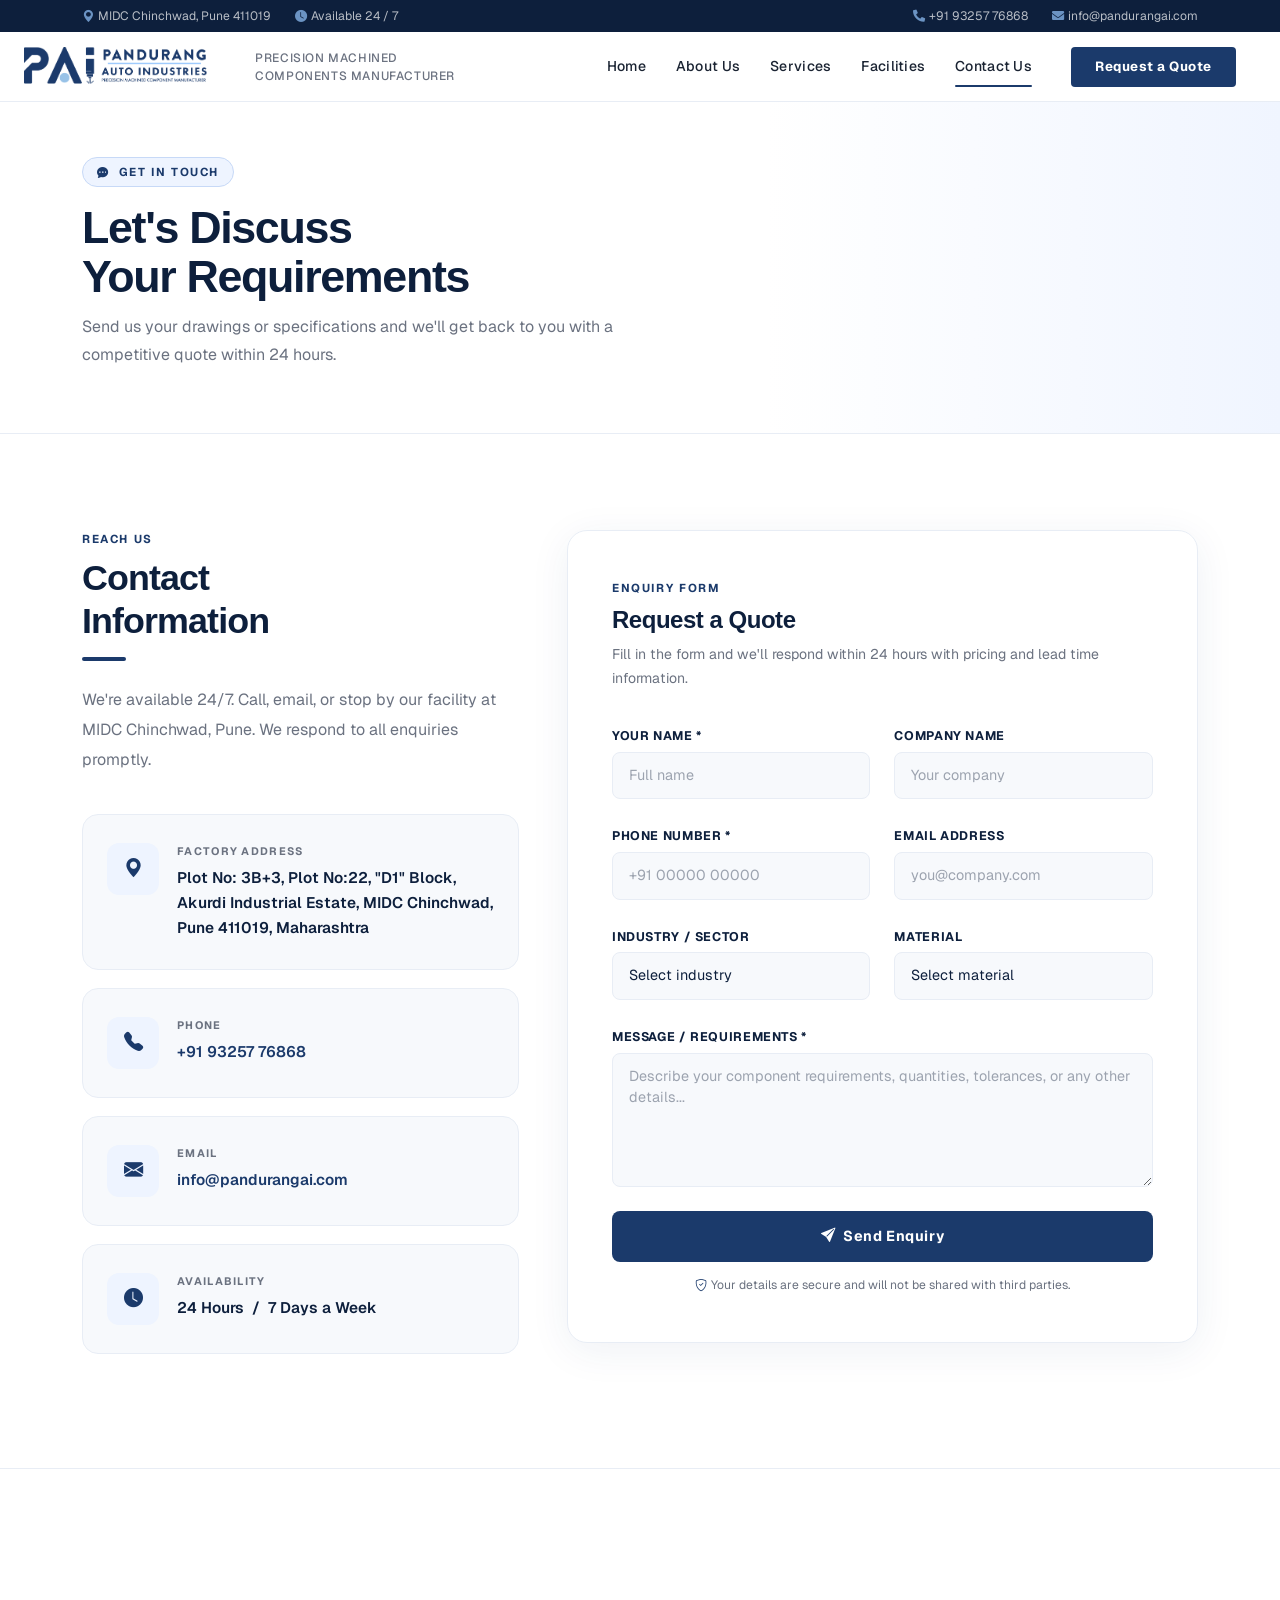
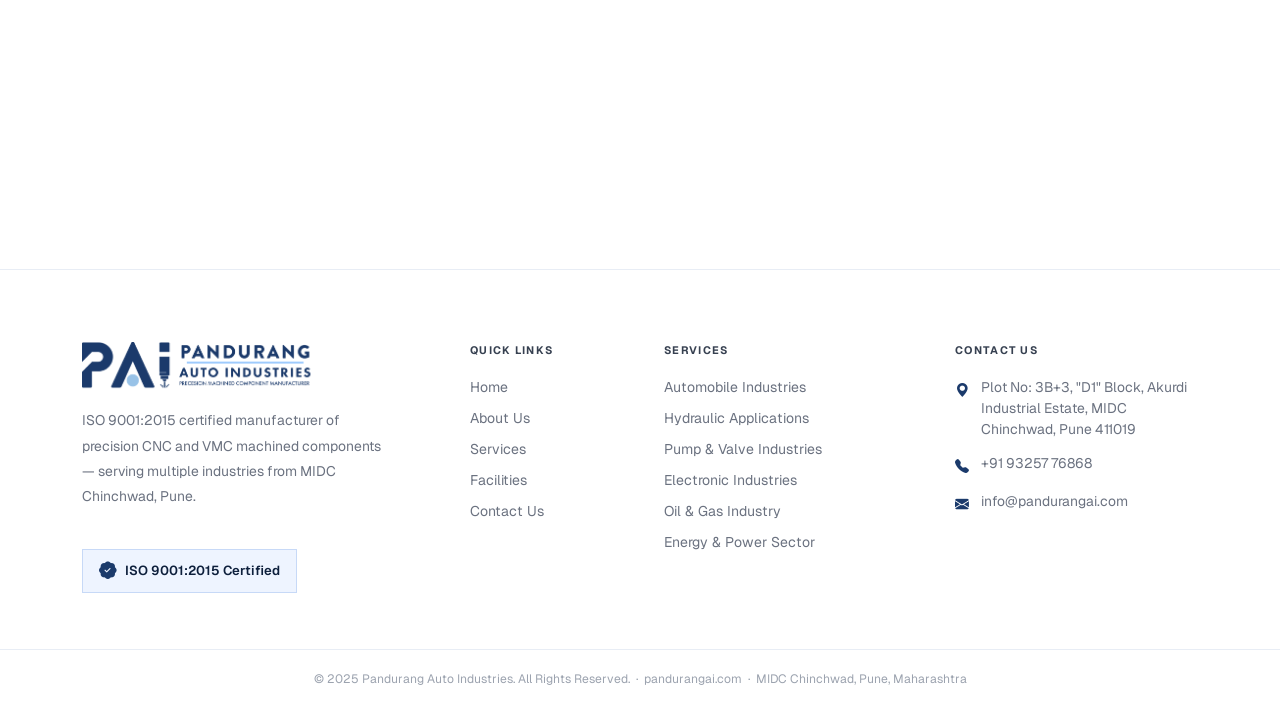
<file: contact.html>
<!DOCTYPE html>
<html lang="en">
<head>
    <meta charset="utf-8">
    <title>Contact Us — Pandurang Auto Industries</title>
    <meta name="viewport" content="width=device-width, initial-scale=1.0">
    <link rel="icon" type="image/png" href="img/favicon.png">
    <meta name="description" content="Contact Pandurang Auto Industries for precision CNC & VMC machined components. Request a quote or enquire about our manufacturing capabilities at MIDC Chinchwad, Pune 411019.">
    <link rel="canonical" href="https://www.pandurangai.com/contact.html">
    <meta name="keywords" content="Contact Pandurang Auto Industries, Machining Quote Pune, CNC VMC Akurdi MIDC, Kolte Chinchwad, Request Auto Part Quote">
    <meta name="robots" content="index, follow, max-snippet:-1, max-image-preview:large, max-video-preview:-1">
    
    <!-- Open Graph / Facebook -->
    <meta property="og:type" content="website">
    <meta property="og:url" content="https://www.pandurangai.com/contact.html">
    <meta property="og:title" content="Contact Us — Pandurang Auto Industries">
    <meta property="og:description" content="Get in touch with Pandurang Auto Industries for precision CNC & VMC machining inquiries. Request a quote or visit our facility in Akurdi Industrial Estate, MIDC Chinchwad, Pune.">
    <meta property="og:image" content="https://www.pandurangai.com/img/product-1.jpeg">
    <meta property="og:site_name" content="Pandurang Auto Industries">
    <meta property="og:locale" content="en_US">
    
    <!-- Twitter -->
    <meta name="twitter:card" content="summary_large_image">
    <meta name="twitter:url" content="https://www.pandurangai.com/contact.html">
    <meta name="twitter:title" content="Contact Us — Pandurang Auto Industries">
    <meta name="twitter:description" content="Get in touch for precision CNC & VMC machining quotes. Located in MIDC Chinchwad, Pune.">
    <meta name="twitter:image" content="https://www.pandurangai.com/img/product-1.jpeg">

    <!-- JSON-LD Structured Data -->
    <script type="application/ld+json">
    {
      "@context": "https://schema.org",
      "@type": "ContactPage",
      "mainEntity": {
        "@id": "https://www.pandurangai.com/#organization"
      },
      "breadcrumb": {
        "@type": "BreadcrumbList",
        "itemListElement": [
          {
            "@type": "ListItem",
            "position": 1,
            "name": "Home",
            "item": "https://www.pandurangai.com/"
          },
          {
            "@type": "ListItem",
            "position": 2,
            "name": "Contact Us",
            "item": "https://www.pandurangai.com/contact.html"
          }
        ]
      }
    }
    </script>

    <link rel="preconnect" href="https://fonts.googleapis.com">
    <link rel="preconnect" href="https://fonts.gstatic.com" crossorigin>
    <link href="https://fonts.googleapis.com/css2?family=Geist:wght@300;400;500;600;700;800&display=swap" rel="stylesheet">
    <link href="https://cdnjs.cloudflare.com/ajax/libs/font-awesome/5.15.4/css/all.min.css" rel="stylesheet">
    <link href="https://cdn.jsdelivr.net/npm/bootstrap-icons@1.10.5/font/bootstrap-icons.css" rel="stylesheet">
    <link href="css/bootstrap.min.css" rel="stylesheet">
    <link href="https://unpkg.com/aos@2.3.4/dist/aos.css" rel="stylesheet">
<style>
/* ── Variables ── */
:root {
    --primary: #1B3A6B;
    --primary-light: #2A5298;
    --dark: #0d1f3c;
    --text: #374151;
    --muted: #6B7280;
    --border: #E8EDF5;
    --bg-light: #F7F9FC;
    --accent: #93C5FD;
}
*, body { font-family: 'Geist', sans-serif; }
body { color: var(--text); background: #fff; }

/* ── Shared: Topbar ── */
.topbar-strip { background: #0d1f3c; font-size: 0.76rem; padding: 7px 0; }
.topbar-strip a { color: rgba(255,255,255,.7); text-decoration: none; transition: .2s; }
.topbar-strip a:hover { color: #fff; }

/* ── Shared: Nav ── */
.site-nav {
    position: sticky;
    top: 0; left: 0; right: 0;
    z-index: 1000;
    transition: box-shadow .35s;
    padding: 0;
    background: #fff;
    box-shadow: 0 1px 0 #E8EDF5;
}
.site-nav.scrolled {
    box-shadow: 0 2px 20px rgba(0,0,0,.08);
}
.site-nav .navbar-brand-wrapper {
    background: transparent;
    padding: 8px 0;
    clip-path: none;
    margin-right: 16px;
    transition: background .3s;
}
.site-nav .navbar-logo {
    height: 40px;
    width: auto;
    object-fit: contain;
}
.site-nav .nav-link {
    font-family: 'Geist', sans-serif;
    font-size: 0.88rem;
    font-weight: 500;
    letter-spacing: 0.02em;
    color: #1a2332 !important;
    padding: 24px 15px !important;
    transition: color .2s;
    position: relative;
}
.site-nav .nav-link::after {
    content: '';
    position: absolute;
    bottom: 14px; left: 15px; right: 15px;
    height: 2px;
    background: #1B3A6B;
    transform: scaleX(0);
    transition: transform .25s;
    border-radius: 2px;
}
.site-nav .nav-link:hover::after,
.site-nav .nav-link.active::after { transform: scaleX(1); }
.site-nav .nav-link:hover { color: #1B3A6B !important; }
.site-nav .btn-quote {
    font-family: 'Geist', sans-serif;
    font-size: 0.83rem;
    font-weight: 700;
    letter-spacing: 0.04em;
    background: #1B3A6B;
    color: #fff;
    border: none;
    padding: 10px 24px;
    border-radius: 4px;
    transition: background .2s, transform .2s;
    white-space: nowrap;
}
.site-nav .btn-quote:hover { background: #2A5298; transform: translateY(-1px); color:#fff; }

/* Responsive Navbar */
@media (max-width: 991px) {
    .site-nav .navbar-brand-wrapper {
        padding: 0;
        margin-right: auto;
        gap: 8px;
    }
    .site-nav .navbar-icon {
        height: 32px;
    }
    .site-nav .navbar-brand-text {
        font-size: 0.75rem;
        white-space: normal;
    }
    .site-nav .navbar-toggler {
        display: block !important;
        visibility: visible !important;
        margin-right: 12px;
        padding: 6px 8px;
        border: none;
    }
    .site-nav .navbar-toggler:focus {
        box-shadow: none;
        border-color: #1B3A6B;
    }
    .site-nav .nav-link {
        padding: 12px 0 !important;
        font-size: 0.85rem;
    }
    .site-nav .nav-link::after { display: none; }
    .site-nav .btn-quote {
        width: 100%;
        text-align: center;
        margin-top: 12px;
    }
    .site-nav .navbar-collapse {
        padding-top: 12px;
    }
}
.site-nav .navbar-toggler { border: none; background: transparent; }
@media (max-width: 991px) {
    .site-nav .nav-link { padding: 12px 16px !important; }
    .site-nav .nav-link::after { display: none; }
}

@media (min-width: 992px) and (max-width: 1199px) {
    .site-nav .nav-link {
        padding: 24px 8px !important;
        font-size: 0.82rem;
    }
    .site-nav .btn-quote {
        padding: 8px 16px;
        font-size: 0.8rem;
        margin-left: 1rem !important;
    }
}

/* ── Page Hero ── */
.page-hero { background: #fff; border-bottom: 1px solid var(--border); padding: 56px 0 48px; position: relative; overflow: hidden; }
.page-hero::after { content: ''; position: absolute; right: 0; top: 0; bottom: 0; width: 40%; background: linear-gradient(to right, transparent, #F0F5FF); pointer-events: none; }
.page-hero-eyebrow { display: inline-flex; align-items: center; gap: 8px; background: #EEF4FF; border: 1px solid #C7D9F7; color: var(--primary); font-size: .72rem; font-weight: 700; letter-spacing: .14em; text-transform: uppercase; padding: 5px 14px; border-radius: 100px; margin-bottom: 16px; }
.page-hero h1 { font-size: clamp(2rem, 3.5vw, 3rem); font-weight: 800; color: var(--dark); letter-spacing: -0.03em; line-height: 1.1; margin-bottom: 12px; }
.page-hero-sub { color: var(--muted); font-size: 1rem; line-height: 1.75; max-width: 560px; }

/* ── Section Labels ── */
.sec-eyebrow { font-size: .72rem; font-weight: 700; letter-spacing: .14em; text-transform: uppercase; color: var(--primary); display: block; margin-bottom: 10px; }
.sec-h2 { font-size: clamp(1.7rem, 2.8vw, 2.3rem); font-weight: 800; color: var(--dark); letter-spacing: -0.025em; line-height: 1.2; margin-bottom: 14px; }
.sec-rule { width: 44px; height: 4px; background: var(--primary); border-radius: 2px; margin-bottom: 24px; }

/* ── Contact Section ── */
.contact-section { padding: 96px 0; background: #fff; }

/* ── Info Cards ── */
.info-card { background: var(--bg-light); border: 1px solid var(--border); border-radius: 16px; padding: 28px 24px; margin-bottom: 18px; display: flex; align-items: flex-start; gap: 18px; transition: transform .3s, box-shadow .3s, background .3s; }
.info-card:hover { transform: translateY(-3px); box-shadow: 0 12px 40px rgba(27,58,107,.09); background: #fff; }
.info-card-icon { width: 52px; height: 52px; flex-shrink: 0; background: #EEF4FF; border-radius: 12px; display: flex; align-items: center; justify-content: center; transition: background .3s; }
.info-card:hover .info-card-icon { background: var(--primary); }
.info-card-icon i { color: var(--primary); font-size: 1.2rem; transition: color .3s; }
.info-card:hover .info-card-icon i { color: #fff; }
.info-card-label { font-size: .68rem; font-weight: 700; letter-spacing: .12em; text-transform: uppercase; color: var(--muted); margin-bottom: 6px; }
.info-card-val { font-size: .96rem; font-weight: 600; color: var(--dark); line-height: 1.65; }
.info-card-val a { color: var(--primary); text-decoration: none; }
.info-card-val a:hover { text-decoration: underline; }

/* ── Enquiry Form ── */
.enquiry-panel { background: #fff; border: 1px solid var(--border); border-radius: 20px; padding: 48px 44px; box-shadow: 0 8px 40px rgba(27,58,107,.07); }
.form-label { font-size: .78rem; font-weight: 700; letter-spacing: .05em; text-transform: uppercase; color: var(--dark); margin-bottom: 6px; }
.form-control, .form-select { border: 1.5px solid var(--border); border-radius: 8px; padding: 12px 16px; font-size: .9rem; color: var(--dark); background: var(--bg-light); transition: border-color .2s, box-shadow .2s, background .2s; font-family: 'Geist', sans-serif; }
.form-control:focus, .form-select:focus { border-color: var(--primary); box-shadow: 0 0 0 3px rgba(27,58,107,.1); background: #fff; outline: none; color: var(--dark); }
.form-control::placeholder { color: #9CA3AF; }
textarea.form-control { resize: vertical; min-height: 120px; }
.btn-submit { background: var(--primary); color: #fff; font-weight: 700; font-size: .9rem; letter-spacing: .04em; padding: 15px 40px; border-radius: 8px; border: none; width: 100%; transition: background .2s, transform .2s, box-shadow .2s; font-family: 'Geist', sans-serif; cursor: pointer; }
.btn-submit:hover { background: var(--primary-light); transform: translateY(-2px); box-shadow: 0 8px 24px rgba(27,58,107,.3); }
.form-success { display: none; background: #F0FDF4; border: 1px solid #86EFAC; border-radius: 10px; padding: 20px 24px; color: #15803d; font-size: .9rem; font-weight: 600; }

/* ── Footer ── */
.site-footer { background: #fff; padding: 72px 0 0; color: #6B7280; font-size: .87rem; border-top: 1px solid #E8EDF5; }
.footer-brand-text { font-weight: 800; font-size: 1.4rem; color: #0d1f3c; letter-spacing: -0.02em; margin-bottom: 16px; display: block; }
.footer-brand-text span { color: #1B3A6B; }
.footer-heading { font-size: .68rem; font-weight: 700; letter-spacing: .12em; text-transform: uppercase; color: #374151; margin-bottom: 18px; }
.footer-links { list-style: none; padding: 0; margin: 0; }
.footer-links li { margin-bottom: 10px; }
.footer-links a { color: #6B7280; text-decoration: none; transition: color .2s, padding-left .2s; font-size: .88rem; }
.footer-links a:hover { color: #1B3A6B; padding-left: 4px; }
.footer-contact-row { display: flex; align-items: flex-start; gap: 12px; margin-bottom: 14px; }
.footer-contact-row i { color: #1B3A6B; margin-top: 3px; flex-shrink: 0; }
.footer-contact-row a { color: #6B7280; text-decoration: none; transition: color .2s; }
.footer-contact-row a:hover { color: #1B3A6B; }
.footer-bottom { border-top: 1px solid #E8EDF5; margin-top: 56px; padding: 20px 0; font-size: .76rem; color: #9CA3AF; text-align: center; }
.footer-bottom a { color: #9CA3AF; text-decoration: none; transition: color .2s; }
.footer-bottom a:hover { color: #1B3A6B; }

/* ── Back to Top ── */
.back-to-top { position: fixed; bottom: 28px; right: 28px; width: 44px; height: 44px; background: var(--primary); color: #fff; border: none; border-radius: 50%; display: none; align-items: center; justify-content: center; font-size: 1rem; box-shadow: 0 4px 16px rgba(27,58,107,.4); z-index: 999; transition: background .2s, transform .2s; text-decoration: none; }
.back-to-top:hover { background: var(--primary-light); transform: translateY(-2px); color: #fff; }
.back-to-top.show { display: flex; }

@media (max-width: 991px) {
    .contact-section { padding: 56px 0; }
    .enquiry-panel { padding: 32px 24px; }
}
</style>
    <link rel="stylesheet" href="css/contact-form.css">
</head>
<body>

<!-- Topbar -->
<div class="topbar-strip">
    <div class="container">
        <div class="d-flex justify-content-between align-items-center">
            <div class="d-flex align-items-center gap-4">
                <span class="text-white" style="opacity:.7;"><i class="bi bi-geo-alt-fill me-1" style="color:#93C5FD;"></i>MIDC Chinchwad, Pune 411019</span>
                <span class="text-white" style="opacity:.7;"><i class="bi bi-clock-fill me-1" style="color:#93C5FD;"></i>Available 24 / 7</span>
            </div>
            <div class="d-flex align-items-center gap-4">
                <a href="tel:+919325776868" class="text-white" style="opacity:.7;"><i class="fa fa-phone-alt me-1" style="color:#93C5FD;"></i>+91 93257 76868</a>
                <a href="mailto:info@pandurangai.com" class="text-white" style="opacity:.7;"><i class="fa fa-envelope me-1" style="color:#93C5FD;"></i>info@pandurangai.com</a>
            </div>
        </div>
    </div>
</div>


<!-- Navbar -->
<nav class="site-nav navbar navbar-expand-lg py-0 ps-lg-4 pe-lg-4" id="siteNav">
    <div class="container-fluid ps-lg-0">
        <a href="index.html" class="navbar-brand me-0 d-flex align-items-center">
            <div class="navbar-brand-wrapper d-flex align-items-center gap-3">
                <img src="img/Logo.png" alt="Pandurang Auto Industries" class="navbar-logo" style="height: 40px; width: auto;">
            </div>
        </a>
        <span class="navbar-text d-none d-lg-inline-block ms-3" style="font-size: 0.75rem; color: #6B7280; font-weight: 500; letter-spacing: 0.05em; text-transform: uppercase; white-space: nowrap;">Precision Machined<br>Components Manufacturer</span>
        <button class="navbar-toggler me-3 ms-auto" type="button" data-bs-toggle="collapse" data-bs-target="#mainNav"><svg xmlns="http://www.w3.org/2000/svg" width="24" height="24" viewBox="0 0 24 24" fill="none" stroke="currentColor" stroke-width="2" stroke-linecap="round" stroke-linejoin="round"><line x1="5" y1="6" x2="19" y2="6"></line><line x1="5" y1="12" x2="19" y2="12"></line><line x1="5" y1="18" x2="19" y2="18"></line></svg></button>
        <div class="collapse navbar-collapse" id="mainNav">
            <div class="navbar-nav ms-auto p-4 p-lg-0">
                <a href="index.html" class="nav-link">Home</a>
                <a href="about.html" class="nav-link">About Us</a>
                <a href="services.html" class="nav-link">Services</a>
                <a href="facilities.html" class="nav-link">Facilities</a>
                <a href="contact.html" class="nav-link active">Contact Us</a>
            </div>
            <a href="contact.html" class="btn-quote ms-lg-4 me-lg-2 d-none d-lg-inline-block">Request a Quote</a>
        </div>
    </div>
</nav>

<!-- Page Hero -->
<section class="page-hero">
    <div class="container" style="position:relative;z-index:1;">
        <span class="page-hero-eyebrow"><i class="bi bi-chat-dots-fill"></i> Get In Touch</span>
        <h1>Let's Discuss<br>Your Requirements</h1>
        <p class="page-hero-sub">Send us your drawings or specifications and we'll get back to you with a competitive quote within 24 hours.</p>
    </div>
</section>

<!-- Contact Section -->
<section class="contact-section">
    <div class="container">
        <div class="row g-5">

            <!-- Left: Contact Info -->
            <div class="col-lg-5" data-aos="fade-right">
                <span class="sec-eyebrow">Reach Us</span>
                <h2 class="sec-h2">Contact<br>Information</h2>
                <div class="sec-rule"></div>
                <p style="line-height:1.85;margin-bottom:40px;color:var(--muted);">We're available 24/7. Call, email, or stop by our facility at MIDC Chinchwad, Pune. We respond to all enquiries promptly.</p>

                <div class="info-card">
                    <div class="info-card-icon"><i class="bi bi-geo-alt-fill"></i></div>
                    <div>
                        <div class="info-card-label">Factory Address</div>
                        <div class="info-card-val">Plot No: 3B+3, Plot No:22, "D1" Block,<br>Akurdi Industrial Estate, MIDC Chinchwad,<br>Pune 411019, Maharashtra</div>
                    </div>
                </div>

                <div class="info-card">
                    <div class="info-card-icon"><i class="bi bi-telephone-fill"></i></div>
                    <div>
                        <div class="info-card-label">Phone</div>
                        <div class="info-card-val">
                            <a href="tel:+919325776868">+91 93257 76868</a>
                        </div>
                    </div>
                </div>

                <div class="info-card">
                    <div class="info-card-icon"><i class="bi bi-envelope-fill"></i></div>
                    <div>
                        <div class="info-card-label">Email</div>
                        <div class="info-card-val"><a href="mailto:info@pandurangai.com">info@pandurangai.com</a></div>
                    </div>
                </div>

                <div class="info-card">
                    <div class="info-card-icon"><i class="bi bi-clock-fill"></i></div>
                    <div>
                        <div class="info-card-label">Availability</div>
                        <div class="info-card-val">24 Hours &nbsp;/&nbsp; 7 Days a Week</div>
                    </div>
                </div>
            </div>

            <!-- Right: Enquiry Form -->
            <div class="col-lg-7" data-aos="fade-left" data-aos-delay="100">
                <div class="enquiry-panel">
                    <span class="sec-eyebrow">Enquiry Form</span>
                    <h3 style="font-size:1.5rem;font-weight:800;color:var(--dark);letter-spacing:-0.02em;margin-bottom:8px;">Request a Quote</h3>
                    <p style="font-size:.88rem;color:var(--muted);margin-bottom:32px;line-height:1.7;">Fill in the form and we'll respond within 24 hours with pricing and lead time information.</p>

                    <div id="formSuccess" class="form-success mb-4">
                        <div class="d-flex align-items-center gap-3">
                            <i class="bi bi-check-circle-fill"></i>
                            <div><strong>Message sent!</strong> We'll get back to you within 24 hours.</div>
                        </div>
                    </div>

                    <form id="enquiryForm" novalidate>
                        <div class="row g-4">
                            <div class="col-md-6">
                                <label class="form-label" for="name">Your Name *</label>
                                <input type="text" id="name" class="form-control" placeholder="Full name" required>
                            </div>
                            <div class="col-md-6">
                                <label class="form-label" for="company">Company Name</label>
                                <input type="text" id="company" class="form-control" placeholder="Your company">
                            </div>
                            <div class="col-md-6">
                                <label class="form-label" for="phone">Phone Number *</label>
                                <input type="tel" id="phone" class="form-control" placeholder="+91 00000 00000" required>
                            </div>
                            <div class="col-md-6">
                                <label class="form-label" for="email">Email Address</label>
                                <input type="email" id="email" class="form-control" placeholder="you@company.com">
                            </div>
                            <div class="col-md-6">
                                <label class="form-label" for="industry">Industry / Sector</label>
                                <select id="industry" class="form-select">
                                    <option value="" disabled selected>Select industry</option>
                                    <option>Automobile Industries</option>
                                    <option>Hydraulic Applications</option>
                                    <option>Pump &amp; Valve Industries</option>
                                    <option>Electronic Industries</option>
                                    <option>Industrial Products</option>
                                    <option>Non-Automotive Segments</option>
                                    <option>Oil &amp; Gas Industry</option>
                                    <option>Energy &amp; Power Sector</option>
                                    <option>Other</option>
                                </select>
                            </div>
                            <div class="col-md-6">
                                <label class="form-label" for="material">Material</label>
                                <select id="material" class="form-select">
                                    <option value="" disabled selected>Select material</option>
                                    <option>Aluminum</option>
                                    <option>Alloy Steel</option>
                                    <option>Super Alloys</option>
                                    <option>Stainless Steel</option>
                                    <option>Hardened Steel</option>
                                    <option>Brass</option>
                                    <option>Copper</option>
                                    <option>Not sure / Other</option>
                                </select>
                            </div>
                            <div class="col-12">
                                <label class="form-label" for="message">Message / Requirements *</label>
                                <textarea id="message" class="form-control" placeholder="Describe your component requirements, quantities, tolerances, or any other details..." rows="5" required></textarea>
                            </div>
                            <div class="col-12">
                                <button type="submit" class="btn-submit">
                                    <i class="bi bi-send-fill me-2"></i>Send Enquiry
                                </button>
                                <p style="font-size:.76rem;color:var(--muted);text-align:center;margin-top:14px;margin-bottom:0;">
                                    <i class="bi bi-shield-check me-1" style="color:var(--primary);"></i>Your details are secure and will not be shared with third parties.
                                </p>
                            </div>
                        </div>
                    </form>
                </div>
            </div>
        </div>
    </div>
</section>

<!-- Map -->
<div style="border-top:1px solid var(--border);">
    <iframe
        src="https://www.google.com/maps/embed?pb=!1m18!1m12!1m3!1d3780.9631!2d73.80820!3d18.64750!2m3!1f0!2f0!3f0!3m2!1i1024!2i768!4f13.1!3m3!1m2!1s0x3bc2b9e6c00d5d9d%3A0xa5e15eaad4a28f28!2sPlot%20No%3A%203B%2B3%2C%20D1%20Block%2C%20Akurdi%20Industrial%20Estate%2C%20MIDC%20Chinchwad%2C%20Pune%20411019!5e0!3m2!1sen!2sin!4v1718015000000"
        width="100%" height="400"
        style="border:none;display:block;filter:saturate(.9);"
        allowfullscreen="" loading="lazy"
        referrerpolicy="no-referrer-when-downgrade"
        title="Pandurang Auto Industries Location">
    </iframe>
</div>

<!-- Footer -->
<footer class="site-footer">
    <div class="container">
        <div class="row g-5">
            <div class="col-lg-4">
                <img src="img/Logo.png" alt="Pandurang Auto Industries" style="height:50px;width:auto;margin-bottom:16px;display:block;">
                <p style="line-height:1.8;max-width:300px;color:#6B7280;">ISO 9001:2015 certified manufacturer of precision CNC and VMC machined components — serving multiple industries from MIDC Chinchwad, Pune.</p>
                <div class="mt-4 d-inline-flex align-items-center gap-2 px-3 py-2 rounded" style="background:#EEF4FF;border:1px solid #C7D9F7;">
                    <i class="bi bi-patch-check-fill" style="color:#1B3A6B;font-size:1.1rem;"></i>
                    <span style="font-size:.82rem;font-weight:600;color:#0d1f3c;">ISO 9001:2015 Certified</span>
                </div>
            </div>
            <div class="col-sm-6 col-lg-2">
                <div class="footer-heading">Quick Links</div>
                <ul class="footer-links">
                    <li><a href="index.html">Home</a></li>
                    <li><a href="about.html">About Us</a></li>
                    <li><a href="services.html">Services</a></li>
                    <li><a href="facilities.html">Facilities</a></li>
                    <li><a href="contact.html">Contact Us</a></li>
                </ul>
            </div>
            <div class="col-sm-6 col-lg-3">
                <div class="footer-heading">Services</div>
                <ul class="footer-links">
                    <li><a href="services.html#s1">Automobile Industries</a></li>
                    <li><a href="services.html#s2">Hydraulic Applications</a></li>
                    <li><a href="services.html#s3">Pump &amp; Valve Industries</a></li>
                    <li><a href="services.html#s4">Electronic Industries</a></li>
                    <li><a href="services.html#s7">Oil &amp; Gas Industry</a></li>
                    <li><a href="services.html#s8">Energy &amp; Power Sector</a></li>
                </ul>
            </div>
            <div class="col-lg-3">
                <div class="footer-heading">Contact Us</div>
                <div class="footer-contact-row">
                    <i class="bi bi-geo-alt-fill"></i>
                    <span style="color:#6B7280;">Plot No: 3B+3, "D1" Block, Akurdi Industrial Estate, MIDC Chinchwad, Pune 411019</span>
                </div>
                <div class="footer-contact-row">
                    <i class="bi bi-telephone-fill"></i>
                    <div>
                        <a href="tel:+919325776868">+91 93257 76868</a>
                    </div>
                </div>
                <div class="footer-contact-row">
                    <i class="bi bi-envelope-fill"></i>
                    <a href="mailto:info@pandurangai.com">info@pandurangai.com</a>
                </div>
            </div>
        </div>
    </div>
    <div class="footer-bottom">
        <div class="container">
            &copy; 2025 Pandurang Auto Industries. All Rights Reserved. &nbsp;&middot;&nbsp;
            <a href="https://www.pandurangai.com">pandurangai.com</a> &nbsp;&middot;&nbsp; MIDC Chinchwad, Pune, Maharashtra
        </div>
    </div>
</footer>

<!-- Back to Top -->
<a href="#" class="back-to-top" id="backToTop"><i class="bi bi-arrow-up"></i></a>

<!-- JS -->
<script src="https://code.jquery.com/jquery-3.6.0.min.js"></script>
<script src="https://cdn.jsdelivr.net/npm/bootstrap@5.1.3/dist/js/bootstrap.bundle.min.js"></script>
<script src="https://unpkg.com/aos@2.3.4/dist/aos.js"></script>
<script>
AOS.init({ duration: 700, once: true, offset: 60 });
const nav = document.getElementById('siteNav');
if (nav) {
    window.addEventListener('scroll', () => {
        nav.classList.toggle('scrolled', window.scrollY > 20);
    });
}
const btt = document.getElementById('backToTop');
if (btt) {
    window.addEventListener('scroll', () => {
        btt.classList.toggle('show', window.scrollY > 300);
    });
    btt.addEventListener('click', (e) => {
        e.preventDefault();
        window.scrollTo({ top: 0, behavior: 'smooth' });
    });
}
// Form submission
const form = document.getElementById('enquiryForm');
const successMsg = document.getElementById('formSuccess');
if (form) {
    form.addEventListener('submit', function(e) {
        e.preventDefault();
        const nameEl = document.getElementById('name');
        const phoneEl = document.getElementById('phone');
        const msgEl = document.getElementById('message');
        let valid = true;
        [nameEl, phoneEl, msgEl].forEach(el => {
            if (!el.value.trim()) { el.style.borderColor = '#EF4444'; valid = false; }
            else el.style.borderColor = '';
        });
        if (!valid) return;
        successMsg.style.display = 'block';
        form.reset();
        successMsg.scrollIntoView({ behavior: 'smooth', block: 'nearest' });
        setTimeout(() => { successMsg.style.display = 'none'; }, 7000);
    });
}
</script>
<script src="js/contact-form.js"></script>
</body>
</html>
</file>
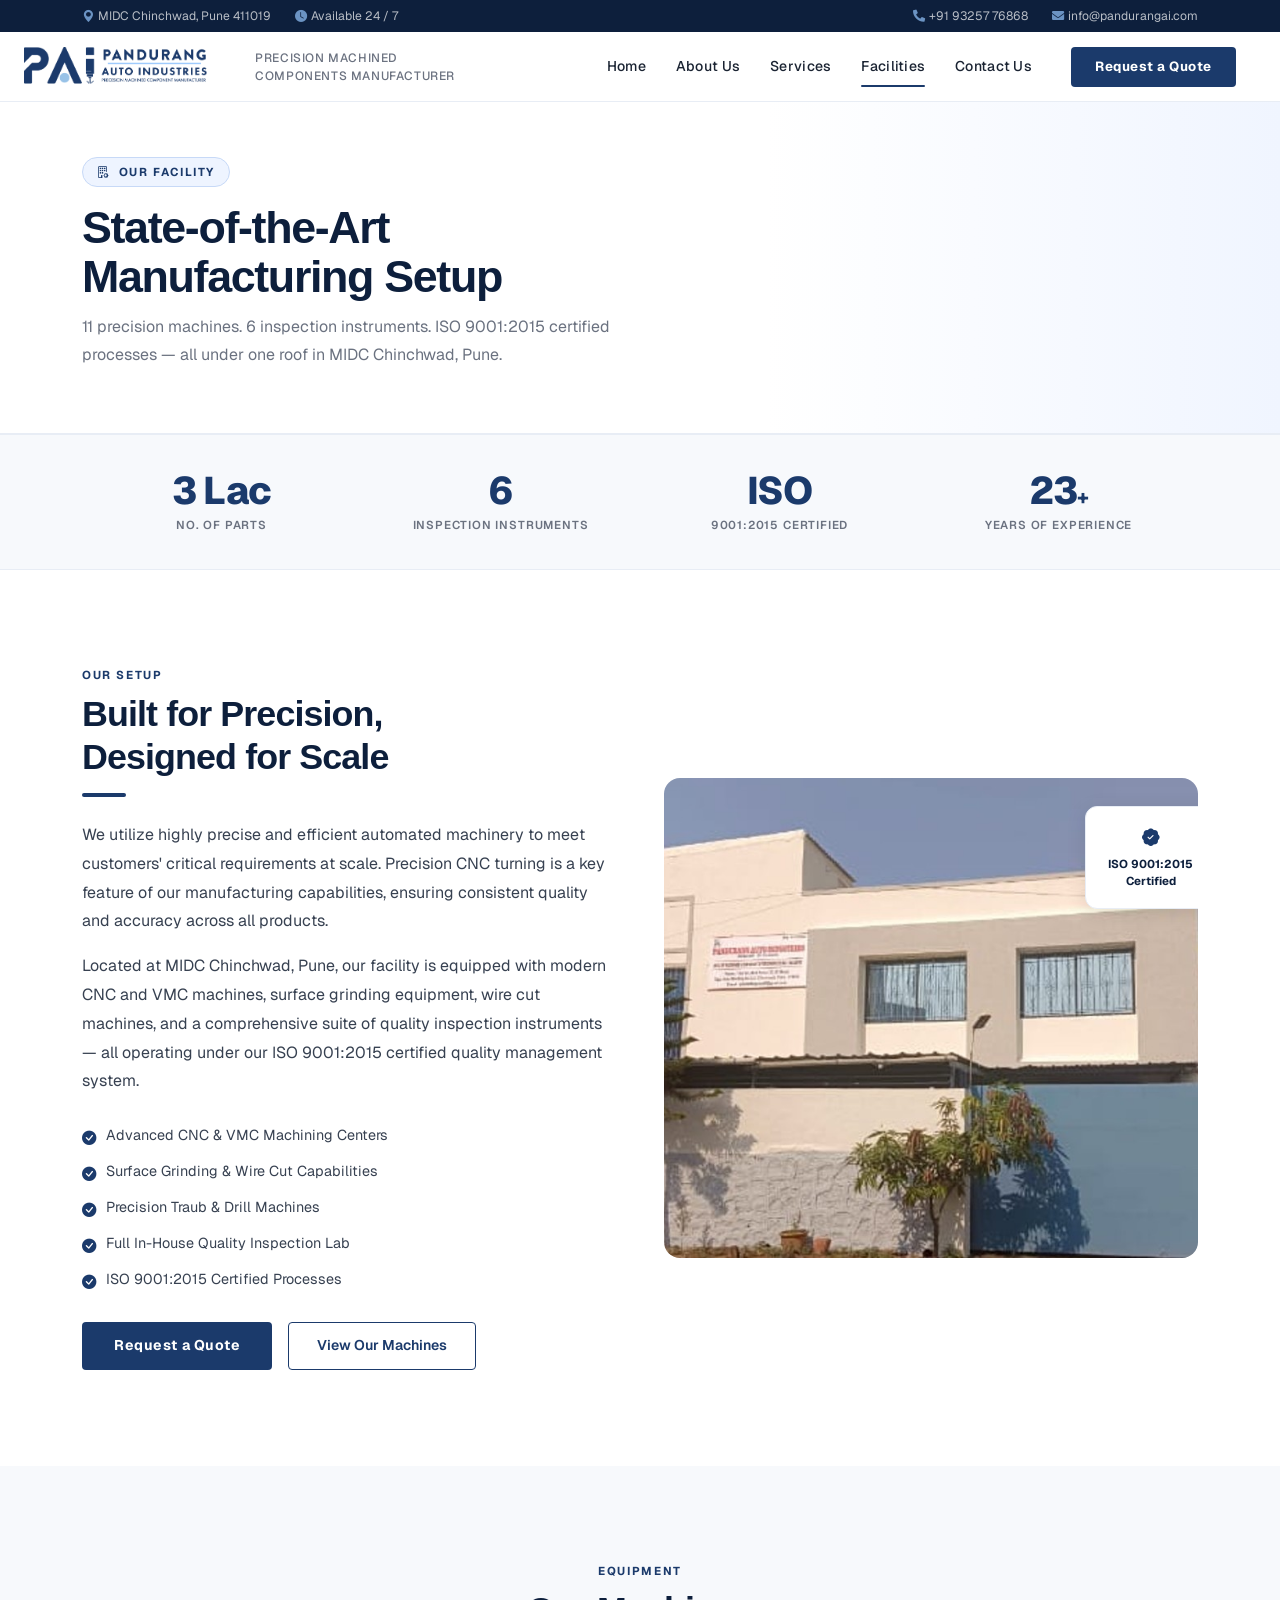
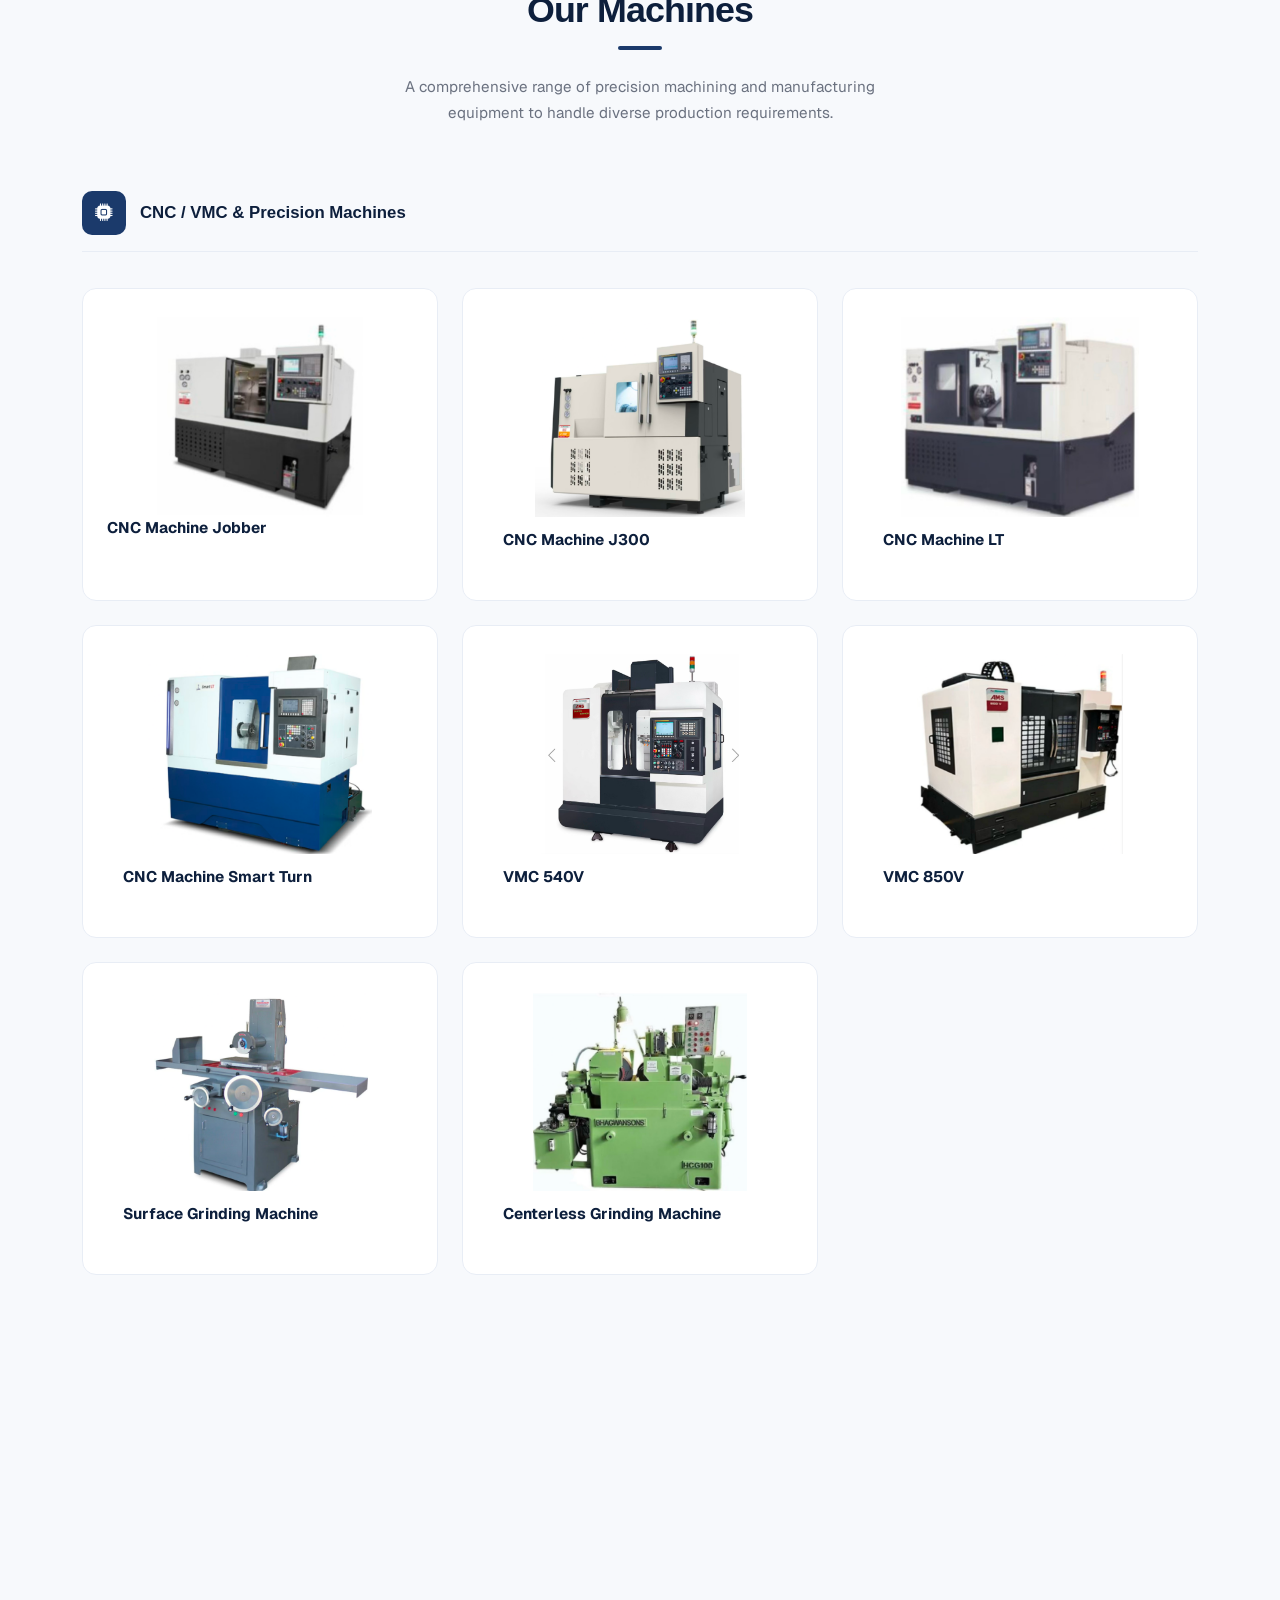
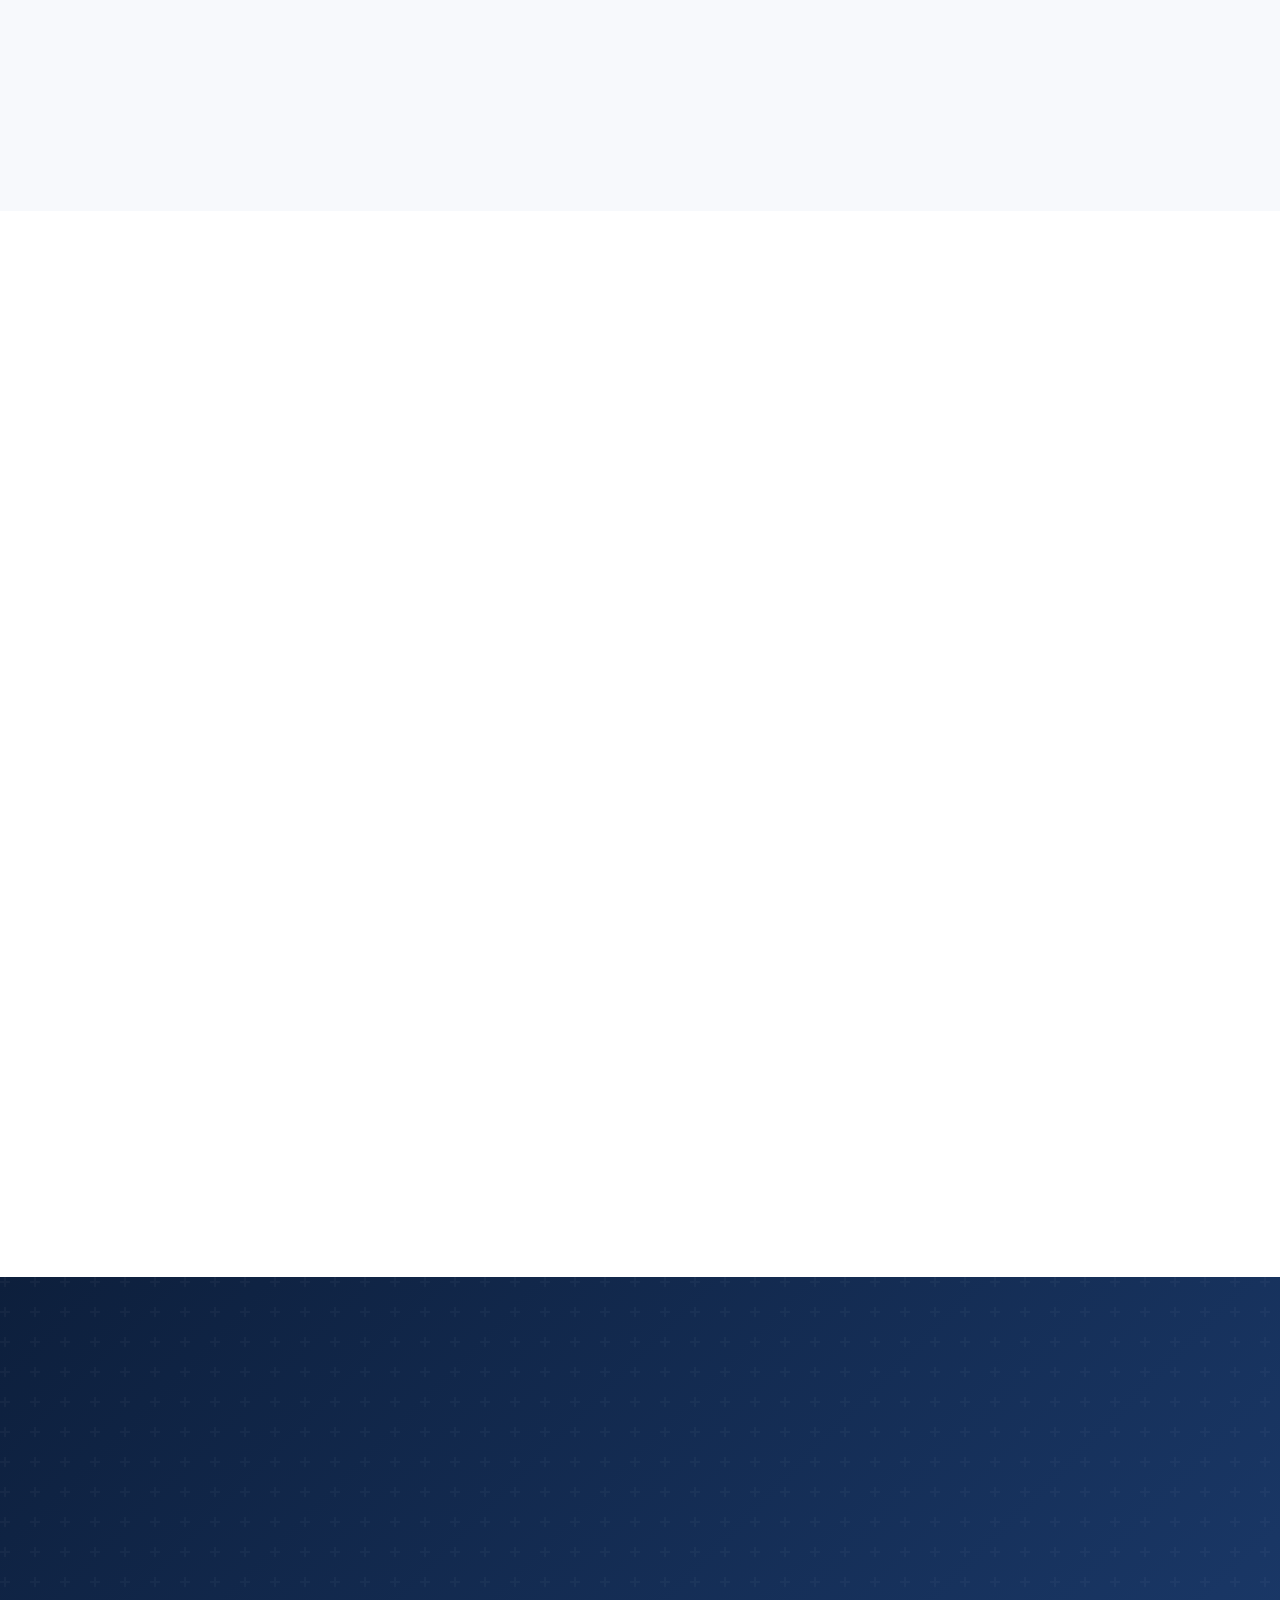
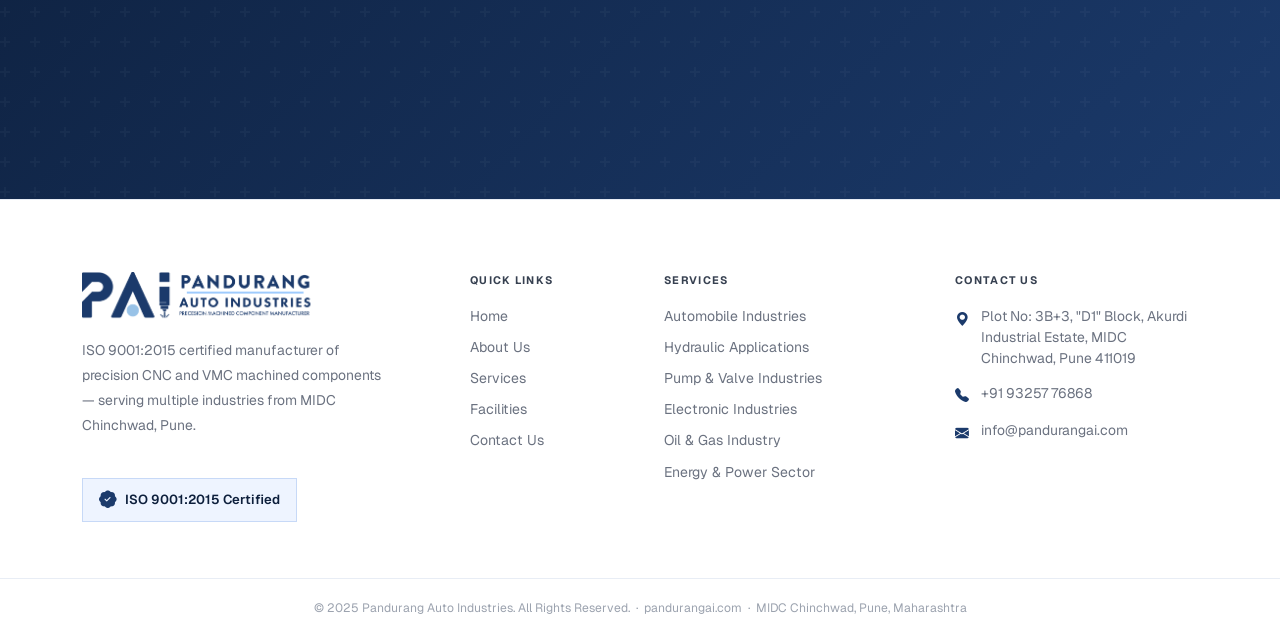
<file: facilities.html>
<!DOCTYPE html>
<html lang="en">
<head>
    <meta charset="utf-8">
    <title>Facilities — Pandurang Auto Industries</title>
    <meta name="viewport" content="width=device-width, initial-scale=1.0">
    <link rel="icon" type="image/png" href="img/favicon.png">
    <meta name="description" content="Pandurang Auto Industries facilities — CNC machines, VMC machines, surface grinding, wire cut, Traub machines, and precision inspection instruments at our MIDC Chinchwad, Pune facility.">
    <link rel="canonical" href="https://www.pandurangai.com/facilities.html">
    <meta name="keywords" content="CNC VMC Machines Facility, Precision Inspection Lab, Surface Grinding Wire Cut, Trimos V4-700 Height Gauge, MIDC Chinchwad Machining Plant">
    <meta name="robots" content="index, follow, max-snippet:-1, max-image-preview:large, max-video-preview:-1">
    
    <!-- Open Graph / Facebook -->
    <meta property="og:type" content="website">
    <meta property="og:url" content="https://www.pandurangai.com/facilities.html">
    <meta property="og:title" content="Facilities — Pandurang Auto Industries">
    <meta property="og:description" content="Explore our advanced CNC & VMC machining facilities and high-precision inspection lab containing Trimos height gauges, profile projectors and surface testers. ISO 9001:2015 certified.">
    <meta property="og:image" content="https://www.pandurangai.com/img/company.jpeg">
    <meta property="og:site_name" content="Pandurang Auto Industries">
    <meta property="og:locale" content="en_US">
    
    <!-- Twitter -->
    <meta name="twitter:card" content="summary_large_image">
    <meta name="twitter:url" content="https://www.pandurangai.com/facilities.html">
    <meta name="twitter:title" content="Facilities — Pandurang Auto Industries">
    <meta name="twitter:description" content="Explore our advanced CNC & VMC machining facilities and high-precision inspection lab.">
    <meta name="twitter:image" content="https://www.pandurangai.com/img/company.jpeg">

    <!-- JSON-LD Structured Data -->
    <script type="application/ld+json">
    {
      "@context": "https://schema.org",
      "@type": "WebPage",
      "name": "Manufacturing Facilities & Machines",
      "description": "Explore our state-of-the-art CNC & VMC machining centers, surface grinding, and inspection instruments.",
      "breadcrumb": {
        "@type": "BreadcrumbList",
        "itemListElement": [
          {
            "@type": "ListItem",
            "position": 1,
            "name": "Home",
            "item": "https://www.pandurangai.com/"
          },
          {
            "@type": "ListItem",
            "position": 2,
            "name": "Facilities",
            "item": "https://www.pandurangai.com/facilities.html"
          }
        ]
      }
    }
    </script>

    <link rel="preconnect" href="https://fonts.googleapis.com">
    <link rel="preconnect" href="https://fonts.gstatic.com" crossorigin>
    <link href="https://fonts.googleapis.com/css2?family=Geist:wght@300;400;500;600;700;800&display=swap" rel="stylesheet">
    <link href="https://cdnjs.cloudflare.com/ajax/libs/font-awesome/5.15.4/css/all.min.css" rel="stylesheet">
    <link href="https://cdn.jsdelivr.net/npm/bootstrap-icons@1.10.5/font/bootstrap-icons.css" rel="stylesheet">
    <link href="css/bootstrap.min.css" rel="stylesheet">
    <link href="https://unpkg.com/aos@2.3.4/dist/aos.css" rel="stylesheet">
<style>
/* ── Variables ── */
:root {
    --primary: #1B3A6B;
    --primary-light: #2A5298;
    --dark: #0d1f3c;
    --text: #374151;
    --muted: #6B7280;
    --border: #E8EDF5;
    --bg-light: #F7F9FC;
    --accent: #93C5FD;
}
*, body { font-family: 'Geist', sans-serif; }
body { color: var(--text); background: #fff; }

/* ── Shared: Topbar ── */
.topbar-strip { background: #0d1f3c; font-size: 0.76rem; padding: 7px 0; }
.topbar-strip a { color: rgba(255,255,255,.7); text-decoration: none; transition: .2s; }
.topbar-strip a:hover { color: #fff; }

/* ── Shared: Nav ── */
.site-nav {
    position: sticky;
    top: 0; left: 0; right: 0;
    z-index: 1000;
    transition: box-shadow .35s;
    padding: 0;
    background: #fff;
    box-shadow: 0 1px 0 #E8EDF5;
}
.site-nav.scrolled {
    box-shadow: 0 2px 20px rgba(0,0,0,.08);
}
.site-nav .navbar-brand-wrapper {
    background: transparent;
    padding: 8px 0;
    clip-path: none;
    margin-right: 16px;
    transition: background .3s;
}
.site-nav .navbar-logo {
    height: 40px;
    width: auto;
    object-fit: contain;
}
.site-nav .nav-link {
    font-family: 'Geist', sans-serif;
    font-size: 0.88rem;
    font-weight: 500;
    letter-spacing: 0.02em;
    color: #1a2332 !important;
    padding: 24px 15px !important;
    transition: color .2s;
    position: relative;
}
.site-nav .nav-link::after {
    content: '';
    position: absolute;
    bottom: 14px; left: 15px; right: 15px;
    height: 2px;
    background: #1B3A6B;
    transform: scaleX(0);
    transition: transform .25s;
    border-radius: 2px;
}
.site-nav .nav-link:hover::after,
.site-nav .nav-link.active::after { transform: scaleX(1); }
.site-nav .nav-link:hover { color: #1B3A6B !important; }
.site-nav .btn-quote {
    font-family: 'Geist', sans-serif;
    font-size: 0.83rem;
    font-weight: 700;
    letter-spacing: 0.04em;
    background: #1B3A6B;
    color: #fff;
    border: none;
    padding: 10px 24px;
    border-radius: 4px;
    transition: background .2s, transform .2s;
    white-space: nowrap;
}
.site-nav .btn-quote:hover { background: #2A5298; transform: translateY(-1px); color:#fff; }

/* Responsive Navbar */
@media (max-width: 991px) {
    .site-nav .navbar-brand-wrapper {
        padding: 0;
        margin-right: auto;
        gap: 8px;
    }
    .site-nav .navbar-icon {
        height: 32px;
    }
    .site-nav .navbar-brand-text {
        font-size: 0.75rem;
        white-space: normal;
    }
    .site-nav .navbar-toggler {
        display: block !important;
        visibility: visible !important;
        margin-right: 12px;
        padding: 6px 8px;
        border: none;
    }
    .site-nav .navbar-toggler:focus {
        box-shadow: none;
        border-color: #1B3A6B;
    }
    .site-nav .nav-link {
        padding: 12px 0 !important;
        font-size: 0.85rem;
    }
    .site-nav .nav-link::after { display: none; }
    .site-nav .btn-quote {
        width: 100%;
        text-align: center;
        margin-top: 12px;
    }
    .site-nav .navbar-collapse {
        padding-top: 12px;
    }
}
.site-nav .navbar-toggler { border: none; background: transparent; }
@media (max-width: 991px) {
    .site-nav .nav-link { padding: 12px 16px !important; }
    .site-nav .nav-link::after { display: none; }
}

@media (min-width: 992px) and (max-width: 1199px) {
    .site-nav .nav-link {
        padding: 24px 8px !important;
        font-size: 0.82rem;
    }
    .site-nav .btn-quote {
        padding: 8px 16px;
        font-size: 0.8rem;
        margin-left: 1rem !important;
    }
}

/* ── Page Hero ── */
.page-hero {
    background: #fff;
    border-bottom: 1px solid var(--border);
    padding: 56px 0 48px;
    position: relative;
    overflow: hidden;
}
.page-hero::after {
    content: '';
    position: absolute;
    right: 0; top: 0; bottom: 0;
    width: 40%;
    background: linear-gradient(to right, transparent, #F0F5FF);
    pointer-events: none;
}
.page-hero-eyebrow {
    display: inline-flex; align-items: center; gap: 8px;
    background: #EEF4FF; border: 1px solid #C7D9F7;
    color: var(--primary); font-size: .72rem; font-weight: 700;
    letter-spacing: .14em; text-transform: uppercase;
    padding: 5px 14px; border-radius: 100px; margin-bottom: 16px;
}
.page-hero h1 {
    font-size: clamp(2rem, 3.5vw, 3rem);
    font-weight: 800; color: var(--dark);
    letter-spacing: -0.03em; line-height: 1.1; margin-bottom: 12px;
}
.page-hero-sub { color: var(--muted); font-size: 1rem; line-height: 1.75; max-width: 560px; }

/* ── Section Labels ── */
.sec-eyebrow { font-size: .72rem; font-weight: 700; letter-spacing: .14em; text-transform: uppercase; color: var(--primary); display: block; margin-bottom: 10px; }
.sec-h2 { font-size: clamp(1.7rem, 2.8vw, 2.3rem); font-weight: 800; color: var(--dark); letter-spacing: -0.025em; line-height: 1.2; margin-bottom: 14px; }
.sec-rule { width: 44px; height: 4px; background: var(--primary); border-radius: 2px; margin-bottom: 24px; }

/* ── Buttons ── */
.btn-pai { background: var(--primary); color: #fff; font-weight: 700; font-size: .88rem; letter-spacing: .04em; padding: 13px 32px; border-radius: 4px; text-decoration: none; display: inline-block; transition: background .2s, transform .2s, box-shadow .2s; border: none; }
.btn-pai:hover { background: var(--primary-light); transform: translateY(-2px); box-shadow: 0 8px 24px rgba(27,58,107,.3); color: #fff; }
.btn-pai-outline { background: transparent; color: var(--primary); border: 1.5px solid var(--primary); font-weight: 600; font-size: .88rem; padding: 12px 28px; border-radius: 4px; text-decoration: none; display: inline-block; transition: background .2s, color .2s, transform .2s; }
.btn-pai-outline:hover { background: var(--primary); color: #fff; transform: translateY(-2px); }

/* ── Overview Section ── */
.overview-section { padding: 96px 0; background: #fff; }
.img-wrap { position: relative; border-radius: 16px; overflow: hidden; }
.img-wrap img { width: 100%; height: 480px; object-fit: cover; display: block; }
.img-badge {
    position: absolute; background: var(--primary);
    color: #fff; padding: 18px 22px; border-radius: 12px;
    text-align: center; box-shadow: 0 8px 32px rgba(27,58,107,.35);
}
.img-badge.bottom-left { bottom: 28px; left: -18px; }
.img-badge .num { font-size: 2.2rem; font-weight: 800; line-height: 1; display: block; }
.img-badge .lbl { font-size: .65rem; font-weight: 600; letter-spacing: .06em; text-transform: uppercase; opacity: .8; line-height: 1.3; display: block; margin-top: 4px; }
.img-badge.top-right { top: 28px; right: -18px; background: #fff; border: 1px solid var(--border); box-shadow: 0 4px 20px rgba(0,0,0,.1); }
.img-badge.top-right i { color: var(--primary); font-size: 1.1rem; display: block; margin-bottom: 4px; }
.img-badge.top-right span { font-size: .72rem; font-weight: 700; color: var(--dark); white-space: nowrap; display: block; }
.check-list { list-style: none; padding: 0; margin: 0 0 28px; }
.check-list li { display: flex; align-items: flex-start; gap: 10px; font-size: .9rem; color: var(--text); margin-bottom: 10px; line-height: 1.6; }
.check-list li i { color: var(--primary); margin-top: 3px; flex-shrink: 0; }

/* ── Stats Strip ── */
.stats-strip { background: var(--bg-light); border-top: 1px solid var(--border); border-bottom: 1px solid var(--border); }
.stat-item { padding: 36px 24px; text-align: center; position: relative; }
.stat-item + .stat-item::before { content: ''; position: absolute; left: 0; top: 20%; bottom: 20%; width: 1px; background: var(--border); }
.stat-num { font-size: 2.4rem; font-weight: 800; color: var(--primary); line-height: 1; display: block; letter-spacing: -0.02em; }
.stat-lbl { font-size: .72rem; font-weight: 600; letter-spacing: .07em; text-transform: uppercase; color: var(--muted); display: block; margin-top: 6px; }

/* ── Machine Section ── */
.machines-section { padding: 96px 0; background: var(--bg-light); }
.machine-group-label {
    display: flex; align-items: center; gap: 14px;
    margin-bottom: 36px; padding-bottom: 16px;
    border-bottom: 1px solid var(--border);
}
.machine-group-icon {
    width: 44px; height: 44px; flex-shrink: 0;
    background: var(--primary); border-radius: 10px;
    display: flex; align-items: center; justify-content: center;
}
.machine-group-icon i { color: #fff; font-size: 1.1rem; }
.machine-group-title { font-size: 1.05rem; font-weight: 700; color: var(--dark); margin: 0; }

.machine-card {
    background: #fff; border: 1px solid var(--border); border-radius: 14px;
    padding: 28px 24px; height: 100%;
    transition: transform .3s, box-shadow .3s, border-color .3s;
    position: relative; overflow: hidden;
}
.machine-card::after { content: ''; position: absolute; bottom: 0; left: 0; right: 0; height: 3px; background: var(--primary); transform: scaleX(0); transition: transform .3s; }
.machine-card:hover { transform: translateY(-5px); box-shadow: 0 20px 60px rgba(27,58,107,.1); border-color: transparent; }
.machine-card:hover::after { transform: scaleX(1); }
.machine-card.new-addition { border-color: var(--primary); }
.machine-card.new-addition::before { content: 'New'; position: absolute; top: 14px; right: 14px; background: var(--primary); color: #fff; font-size: .62rem; font-weight: 800; letter-spacing: .1em; text-transform: uppercase; padding: 3px 10px; border-radius: 100px; }
.mc-icon { width: 48px; height: 48px; background: #EEF4FF; border-radius: 12px; display: flex; align-items: center; justify-content: center; margin-bottom: 18px; transition: background .3s; }
.machine-card:hover .mc-icon { background: var(--primary); }
.mc-icon i { color: var(--primary); font-size: 1.25rem; transition: color .3s; }
.machine-card:hover .mc-icon i { color: #fff; }
.mc-title { font-size: .96rem; font-weight: 700; color: var(--dark); margin-bottom: 8px; }
.mc-desc { font-size: .83rem; color: var(--muted); line-height: 1.75; margin: 0; }

/* ── Quality Inspection Section ── */
.quality-section { padding: 96px 0; background: #fff; }
.instr-card {
    background: var(--bg-light); border: 1px solid var(--border); border-radius: 14px;
    padding: 24px; height: 100%;
    transition: transform .3s, box-shadow .3s, background .3s;
}
.instr-card:hover { transform: translateY(-4px); box-shadow: 0 16px 48px rgba(27,58,107,.09); background: #fff; }
.instr-icon { width: 44px; height: 44px; background: #EEF4FF; border-radius: 10px; display: flex; align-items: center; justify-content: center; margin-bottom: 14px; transition: background .3s; }
.instr-card:hover .instr-icon { background: var(--primary); }
.instr-icon i { color: var(--primary); font-size: 1.1rem; transition: color .3s; }
.instr-card:hover .instr-icon i { color: #fff; }
.instr-title { font-size: .92rem; font-weight: 700; color: var(--dark); margin-bottom: 6px; }
.instr-desc { font-size: .81rem; color: var(--muted); line-height: 1.7; margin: 0; }

.iso-panel {
    background: var(--bg-light); border: 1px solid var(--border); border-radius: 16px;
    padding: 32px; height: 100%;
}
.iso-panel-header { display: flex; align-items: center; gap: 12px; margin-bottom: 20px; }
.iso-panel-header i { color: var(--primary); font-size: 1.4rem; }
.iso-panel-title { font-size: 1rem; font-weight: 700; color: var(--dark); margin: 0; }
.iso-embed { border: 1px solid var(--border); border-radius: 10px; overflow: hidden; }
.iso-embed iframe { display: block; border: none; }

/* ── Achievements Section ── */
.achievements-section { padding: 96px 0; background: var(--bg-light); }
.ach-card {
    background: #fff; border: 1px solid var(--border); border-radius: 16px;
    overflow: hidden; height: 100%;
    transition: transform .3s, box-shadow .3s;
}
.ach-card:hover { transform: translateY(-6px); box-shadow: 0 24px 64px rgba(27,58,107,.12); }
.ach-img {
    height: 220px; display: flex; align-items: center; justify-content: center;
    position: relative; overflow: hidden;
}
.ach-img-placeholder { text-align: center; }
.ach-img-placeholder i { font-size: 3.5rem; display: block; margin-bottom: 10px; }
.ach-img-placeholder .ph-label { font-size: .7rem; font-weight: 700; letter-spacing: .06em; text-transform: uppercase; margin-bottom: 4px; }
.ach-img-placeholder .ph-hint { font-size: .68rem; color: var(--muted); }
.ach-body { padding: 28px 24px; }
.ach-tag {
    display: inline-flex; align-items: center; gap: 6px;
    padding: 4px 12px; border-radius: 100px;
    font-size: .68rem; font-weight: 700; letter-spacing: .07em; text-transform: uppercase;
    margin-bottom: 12px;
}
.ach-title { font-size: 1.05rem; font-weight: 800; color: var(--dark); margin-bottom: 8px; }
.ach-desc { font-size: .84rem; color: var(--muted); line-height: 1.75; margin: 0; }

/* ── CTA Section ── */
.cta-section { padding: 96px 0; background: linear-gradient(135deg, #0d1f3c 0%, #1B3A6B 100%); position: relative; overflow: hidden; }
.cta-section::before { content: ''; position: absolute; inset: 0; background: url("data:image/svg+xml,%3Csvg width='60' height='60' viewBox='0 0 60 60' xmlns='http://www.w3.org/2000/svg'%3E%3Cg fill='none'%3E%3Cg fill='%23ffffff' fill-opacity='0.03'%3E%3Cpath d='M36 34v-4h-2v4h-4v2h4v4h2v-4h4v-2h-4zm0-30V0h-2v4h-4v2h4v4h2V6h4V4h-4zM6 34v-4H4v4H0v2h4v4h2v-4h4v-2H6zM6 4V0H4v4H0v2h4v4h2V6h4V4H6z'/%3E%3C/g%3E%3C/g%3E%3C/svg%3E"); }
.cta-heading { font-size: clamp(1.8rem,3.5vw,3rem); font-weight: 800; color: #fff; letter-spacing: -0.03em; line-height: 1.15; margin-bottom: 16px; }
.cta-sub { color: rgba(255,255,255,.65); font-size: 1rem; line-height: 1.75; margin-bottom: 36px; }
.cta-btn-white { background: #fff; color: var(--primary); font-weight: 700; font-size: .88rem; letter-spacing: .04em; padding: 14px 36px; border-radius: 4px; border: none; text-decoration: none; display: inline-block; transition: transform .2s, box-shadow .2s; }
.cta-btn-white:hover { transform: translateY(-2px); box-shadow: 0 8px 24px rgba(0,0,0,.2); color: var(--primary); }
.cta-btn-outline { background: transparent; color: #fff; font-weight: 600; font-size: .88rem; padding: 14px 36px; border-radius: 4px; border: 1px solid rgba(255,255,255,.35); text-decoration: none; display: inline-block; transition: background .2s, transform .2s; }
.cta-btn-outline:hover { background: rgba(255,255,255,.1); border-color: rgba(255,255,255,.7); color: #fff; transform: translateY(-2px); }
.cta-info-card { background: rgba(255,255,255,.07); backdrop-filter: blur(12px); border: 1px solid rgba(255,255,255,.12); border-radius: 14px; padding: 32px; }
.cta-info-row { display: flex; align-items: flex-start; gap: 14px; margin-bottom: 20px; }
.cta-info-row:last-child { margin-bottom: 0; }
.cta-info-icon { width: 40px; height: 40px; flex-shrink: 0; background: rgba(255,255,255,.1); border-radius: 8px; display: flex; align-items: center; justify-content: center; }
.cta-info-icon i { color: var(--accent); font-size: 1rem; }
.cta-info-label { font-size: .68rem; font-weight: 700; letter-spacing: .1em; text-transform: uppercase; color: rgba(255,255,255,.4); margin-bottom: 3px; }
.cta-info-value { font-size: .88rem; font-weight: 600; color: rgba(255,255,255,.85); line-height: 1.5; }
.cta-info-value a { color: rgba(255,255,255,.85); text-decoration: none; }
.cta-info-value a:hover { color: #fff; }

/* ── Footer ── */
.site-footer { background: #fff; padding: 72px 0 0; color: #6B7280; font-size: .87rem; border-top: 1px solid #E8EDF5; }
.footer-brand-text { font-weight: 800; font-size: 1.4rem; color: #0d1f3c; letter-spacing: -0.02em; margin-bottom: 16px; display: block; }
.footer-brand-text span { color: #1B3A6B; }
.footer-heading { font-size: .68rem; font-weight: 700; letter-spacing: .12em; text-transform: uppercase; color: #374151; margin-bottom: 18px; }
.footer-links { list-style: none; padding: 0; margin: 0; }
.footer-links li { margin-bottom: 10px; }
.footer-links a { color: #6B7280; text-decoration: none; transition: color .2s, padding-left .2s; font-size: .88rem; }
.footer-links a:hover { color: #1B3A6B; padding-left: 4px; }
.footer-contact-row { display: flex; align-items: flex-start; gap: 12px; margin-bottom: 14px; }
.footer-contact-row i { color: #1B3A6B; margin-top: 3px; flex-shrink: 0; }
.footer-contact-row a { color: #6B7280; text-decoration: none; transition: color .2s; }
.footer-contact-row a:hover { color: #1B3A6B; }
.footer-bottom { border-top: 1px solid #E8EDF5; margin-top: 56px; padding: 20px 0; font-size: .76rem; color: #9CA3AF; text-align: center; }
.footer-bottom a { color: #9CA3AF; text-decoration: none; transition: color .2s; }
.footer-bottom a:hover { color: #1B3A6B; }

/* ── Back to Top ── */
.back-to-top { position: fixed; bottom: 28px; right: 28px; width: 44px; height: 44px; background: var(--primary); color: #fff; border: none; border-radius: 50%; display: none; align-items: center; justify-content: center; font-size: 1rem; box-shadow: 0 4px 16px rgba(27,58,107,.4); z-index: 999; transition: background .2s, transform .2s; text-decoration: none; }
.back-to-top:hover { background: var(--primary-light); transform: translateY(-2px); color: #fff; }
.back-to-top.show { display: flex; }

@media (max-width: 991px) {
    .img-badge.bottom-left, .img-badge.top-right { display: none; }
    .overview-section, .machines-section, .quality-section, .achievements-section { padding: 64px 0; }
}
@media (max-width: 767px) {
    .stat-item + .stat-item::before { display: none; }
}
</style>
</head>
<body>

<!-- Topbar -->
<div class="topbar-strip">
    <div class="container">
        <div class="d-flex justify-content-between align-items-center">
            <div class="d-flex align-items-center gap-4">
                <span class="text-white" style="opacity:.7;"><i class="bi bi-geo-alt-fill me-1" style="color:#93C5FD;"></i>MIDC Chinchwad, Pune 411019</span>
                <span class="text-white" style="opacity:.7;"><i class="bi bi-clock-fill me-1" style="color:#93C5FD;"></i>Available 24 / 7</span>
            </div>
            <div class="d-flex align-items-center gap-4">
                <a href="tel:+919325776868" class="text-white" style="opacity:.7;"><i class="fa fa-phone-alt me-1" style="color:#93C5FD;"></i>+91 93257 76868</a>
                <a href="mailto:info@pandurangai.com" class="text-white" style="opacity:.7;"><i class="fa fa-envelope me-1" style="color:#93C5FD;"></i>info@pandurangai.com</a>
            </div>
        </div>
    </div>
</div>


<!-- Navbar -->
<nav class="site-nav navbar navbar-expand-lg py-0 ps-lg-4 pe-lg-4" id="siteNav">
    <div class="container-fluid ps-lg-0">
        <a href="index.html" class="navbar-brand me-0 d-flex align-items-center">
            <div class="navbar-brand-wrapper d-flex align-items-center gap-3">
                <img src="img/Logo.png" alt="Pandurang Auto Industries" class="navbar-logo" style="height: 40px; width: auto;">
            </div>
        </a>
        <span class="navbar-text d-none d-lg-inline-block ms-3" style="font-size: 0.75rem; color: #6B7280; font-weight: 500; letter-spacing: 0.05em; text-transform: uppercase; white-space: nowrap;">Precision Machined<br>Components Manufacturer</span>
        <button class="navbar-toggler me-3 ms-auto" type="button" data-bs-toggle="collapse" data-bs-target="#mainNav"><svg xmlns="http://www.w3.org/2000/svg" width="24" height="24" viewBox="0 0 24 24" fill="none" stroke="currentColor" stroke-width="2" stroke-linecap="round" stroke-linejoin="round"><line x1="5" y1="6" x2="19" y2="6"></line><line x1="5" y1="12" x2="19" y2="12"></line><line x1="5" y1="18" x2="19" y2="18"></line></svg></button>
        <div class="collapse navbar-collapse" id="mainNav">
            <div class="navbar-nav ms-auto p-4 p-lg-0">
                <a href="index.html" class="nav-link">Home</a>
                <a href="about.html" class="nav-link">About Us</a>
                <a href="services.html" class="nav-link">Services</a>
                <a href="facilities.html" class="nav-link active">Facilities</a>
                <a href="contact.html" class="nav-link">Contact Us</a>
            </div>
            <a href="contact.html" class="btn-quote ms-lg-4 me-lg-2 d-none d-lg-inline-block">Request a Quote</a>
        </div>
    </div>
</nav>

<!-- Page Hero -->
<section class="page-hero">
    <div class="container" style="position:relative;z-index:1;">
        <span class="page-hero-eyebrow"><i class="bi bi-building-gear"></i> Our Facility</span>
        <h1>State-of-the-Art<br>Manufacturing Setup</h1>
        <p class="page-hero-sub">11 precision machines. 6 inspection instruments. ISO 9001:2015 certified processes — all under one roof in MIDC Chinchwad, Pune.</p>
    </div>
</section>

<!-- Stats Strip -->
<div class="stats-strip">
    <div class="container">
        <div class="row g-0">
            <div class="col-6 col-lg-3" data-aos="fade-up" data-aos-delay="0">
                <div class="stat-item">
                    <span class="stat-num">3 Lac</span>
                    <span class="stat-lbl">No. of Parts</span>
                </div>
            </div>
            <div class="col-6 col-lg-3" data-aos="fade-up" data-aos-delay="80">
                <div class="stat-item">
                    <span class="stat-num">6</span>
                    <span class="stat-lbl">Inspection Instruments</span>
                </div>
            </div>
            <div class="col-6 col-lg-3" data-aos="fade-up" data-aos-delay="160">
                <div class="stat-item">
                    <span class="stat-num">ISO</span>
                    <span class="stat-lbl">9001:2015 Certified</span>
                </div>
            </div>
            <div class="col-6 col-lg-3" data-aos="fade-up" data-aos-delay="240">
                <div class="stat-item">
                    <span class="stat-num">23<span style="font-size:1.3rem;">+</span></span>
                    <span class="stat-lbl">Years of Experience</span>
                </div>
            </div>
        </div>
    </div>
</div>

<!-- Facility Overview -->
<section class="overview-section">
    <div class="container">
        <div class="row g-5 align-items-center">
            <div class="col-lg-6" data-aos="fade-right">
                <span class="sec-eyebrow">Our Setup</span>
                <h2 class="sec-h2">Built for Precision,<br>Designed for Scale</h2>
                <div class="sec-rule"></div>
                <p style="color:var(--text);line-height:1.8;margin-bottom:16px;">We utilize highly precise and efficient automated machinery to meet customers' critical requirements at scale. Precision CNC turning is a key feature of our manufacturing capabilities, ensuring consistent quality and accuracy across all products.</p>
                <p style="color:var(--text);line-height:1.8;margin-bottom:28px;">Located at MIDC Chinchwad, Pune, our facility is equipped with modern CNC and VMC machines, surface grinding equipment, wire cut machines, and a comprehensive suite of quality inspection instruments — all operating under our ISO 9001:2015 certified quality management system.</p>
                <ul class="check-list mb-36">
                    <li><i class="bi bi-check-circle-fill"></i>Advanced CNC &amp; VMC Machining Centers</li>
                    <li><i class="bi bi-check-circle-fill"></i>Surface Grinding &amp; Wire Cut Capabilities</li>
                    <li><i class="bi bi-check-circle-fill"></i>Precision Traub &amp; Drill Machines</li>
                    <li><i class="bi bi-check-circle-fill"></i>Full In-House Quality Inspection Lab</li>
                    <li><i class="bi bi-check-circle-fill"></i>ISO 9001:2015 Certified Processes</li>
                </ul>
                <div class="d-flex gap-3 flex-wrap">
                    <a href="contact.html" class="btn-pai">Request a Quote</a>
                    <a href="#machines" class="btn-pai-outline">View Our Machines</a>
                </div>
            </div>
            <div class="col-lg-6" data-aos="fade-left" data-aos-delay="100">
                <div class="img-wrap">
                    <!-- PHOTO NOTE: Replace with actual CNC/VMC machine or facility floor photo -->
                    <img src="img/company.jpeg" alt="Pandurang Auto Industries CNC VMC Facility" loading="lazy">
                    <div class="img-badge top-right">
                        <i class="bi bi-patch-check-fill"></i>
                        <span>ISO 9001:2015<br>Certified</span>
                    </div>
                </div>
            </div>
        </div>
    </div>
</section>

<!-- Machine Setup Section -->
<section class="machines-section" id="machines">
    <div class="container">
        <div class="row justify-content-center mb-5">
            <div class="col-lg-6 text-center" data-aos="fade-up">
                <span class="sec-eyebrow">Equipment</span>
                <h2 class="sec-h2">Our Machines</h2>
                <div class="sec-rule mx-auto"></div>
                <p style="color:var(--muted);font-size:.95rem;line-height:1.75;">A comprehensive range of precision machining and manufacturing equipment to handle diverse production requirements.</p>
            </div>
        </div>

        <!-- Group A: CNC / VMC & Precision Machines -->
        <div class="machine-group-label" data-aos="fade-up">
            <div class="machine-group-icon"><i class="bi bi-cpu-fill"></i></div>
            <h3 class="machine-group-title">CNC / VMC &amp; Precision Machines</h3>
        </div>
        <div class="row g-4 mb-5">
            <div class="col-lg-4 col-md-6" data-aos="fade-up" data-aos-delay="0">
                <div class="machine-card h-100">
                    <div class="mc-image" style="width: 100%; height: 200px; overflow: hidden; border-radius: 12px 12px 0 0; background: #fff; display: flex; align-items: center; justify-content: center;">
                        <img src="img/Machines/CNC Machine Jobber.png" alt="CNC Machine Jobber" style="max-width: 100%; max-height: 100%; object-fit: contain;">
                    </div>
                    <div style="">
                        <div class="mc-title">CNC Machine Jobber</div>
                    </div>
                </div>
            </div>
            <div class="col-lg-4 col-md-6" data-aos="fade-up" data-aos-delay="60">
                <div class="machine-card h-100">
                    <div class="mc-image" style="width: 100%; height: 200px; overflow: hidden; border-radius: 12px 12px 0 0; background: #fff; display: flex; align-items: center; justify-content: center;">
                        <img src="img/Machines/CNC Machine J300.png" alt="CNC Machine J300" style="max-width: 100%; max-height: 100%; object-fit: contain;">
                    </div>
                    <div style="padding: 12px 16px;">
                        <div class="mc-title">CNC Machine J300</div>
                    </div>
                </div>
            </div>
            <div class="col-lg-4 col-md-6" data-aos="fade-up" data-aos-delay="120">
                <div class="machine-card h-100">
                    <div class="mc-image" style="width: 100%; height: 200px; overflow: hidden; border-radius: 12px 12px 0 0; background: #fff; display: flex; align-items: center; justify-content: center;">
                        <img src="img/Machines/CNC Machine LT.png" alt="CNC Machine LT" style="max-width: 100%; max-height: 100%; object-fit: contain;">
                    </div>
                    <div style="padding: 12px 16px;">
                        <div class="mc-title">CNC Machine LT</div>
                    </div>
                </div>
            </div>
            <div class="col-lg-4 col-md-6" data-aos="fade-up" data-aos-delay="0">
                <div class="machine-card h-100">
                    <div class="mc-image" style="width: 100%; height: 200px; overflow: hidden; border-radius: 12px 12px 0 0; background: #fff; display: flex; align-items: center; justify-content: center;">
                        <img src="img/Machines/CNC Machine Smart turn.png" alt="CNC Machine Smart Turn" style="max-width: 100%; max-height: 100%; object-fit: contain;">
                    </div>
                    <div style="padding: 12px 16px;">
                        <div class="mc-title">CNC Machine Smart Turn</div>
                    </div>
                </div>
            </div>
            <div class="col-lg-4 col-md-6" data-aos="fade-up" data-aos-delay="60">
                <div class="machine-card h-100">
                    <div class="mc-image" style="width: 100%; height: 200px; overflow: hidden; border-radius: 12px 12px 0 0; background: #fff; display: flex; align-items: center; justify-content: center;">
                        <img src="img/Machines/VMC 540V.png" alt="VMC 540V" style="max-width: 100%; max-height: 100%; object-fit: contain;">
                    </div>
                    <div style="padding: 12px 16px;">
                        <div class="mc-title">VMC 540V</div>
                    </div>
                </div>
            </div>
            <div class="col-lg-4 col-md-6" data-aos="fade-up" data-aos-delay="120">
                <div class="machine-card h-100">
                    <div class="mc-image" style="width: 100%; height: 200px; overflow: hidden; border-radius: 12px 12px 0 0; background: #fff; display: flex; align-items: center; justify-content: center;">
                        <img src="img/Machines/VMC 850V.png" alt="VMC 850V" style="max-width: 100%; max-height: 100%; object-fit: contain;">
                    </div>
                    <div style="padding: 12px 16px;">
                        <div class="mc-title">VMC 850V</div>
                    </div>
                </div>
            </div>
            <div class="col-lg-4 col-md-6" data-aos="fade-up" data-aos-delay="0">
                <div class="machine-card h-100">
                    <div class="mc-image" style="width: 100%; height: 200px; overflow: hidden; border-radius: 12px 12px 0 0; background: #fff; display: flex; align-items: center; justify-content: center;">
                        <img src="img/Machines/Surface Grinding machine.png" alt="Surface Grinding Machine" style="max-width: 100%; max-height: 100%; object-fit: contain;">
                    </div>
                    <div style="padding: 12px 16px;">
                        <div class="mc-title">Surface Grinding Machine</div>
                    </div>
                </div>
            </div>
            <div class="col-lg-4 col-md-6" data-aos="fade-up" data-aos-delay="60">
                <div class="machine-card h-100">
                    <div class="mc-image" style="width: 100%; height: 200px; overflow: hidden; border-radius: 12px 12px 0 0; background: #fff; display: flex; align-items: center; justify-content: center;">
                        <img src="img/Machines/Centerless Grinding machine.png" alt="Centerless Grinding Machine" style="max-width: 100%; max-height: 100%; object-fit: contain;">
                    </div>
                    <div style="padding: 12px 16px;">
                        <div class="mc-title">Centerless Grinding Machine</div>
                    </div>
                </div>
            </div>
        </div>

        <!-- Group B: Supporting Machines -->
        <div class="machine-group-label" data-aos="fade-up">
            <div class="machine-group-icon"><i class="bi bi-tools"></i></div>
            <h3 class="machine-group-title">Supporting Machines</h3>
        </div>
        <div class="row g-4">
            <div class="col-lg-3 col-md-6" data-aos="fade-up" data-aos-delay="0">
                <div class="machine-card h-100">
                    <div class="mc-icon"><i class="bi bi-arrows-angle-contract"></i></div>
                    <div class="mc-title">Traub Machine</div>
                    <p class="mc-desc">Automatic single-spindle turning machine for high-volume precision turned parts, ideal for producing small-diameter components with complex profiles efficiently.</p>
                </div>
            </div>
            <div class="col-lg-3 col-md-6" data-aos="fade-up" data-aos-delay="60">
                <div class="machine-card h-100">
                    <div class="mc-icon"><i class="bi bi-arrows-angle-expand"></i></div>
                    <div class="mc-title">Sliding Traub Machine</div>
                    <p class="mc-desc">Sliding-head Traub lathe for Swiss-type precision turning of slender and small components, offering superior concentricity and surface finish for high-volume production runs.</p>
                </div>
            </div>
            <div class="col-lg-3 col-md-6" data-aos="fade-up" data-aos-delay="120">
                <div class="machine-card h-100">
                    <div class="mc-icon"><i class="bi bi-arrow-down-circle"></i></div>
                    <div class="mc-title">Drill Machine</div>
                    <p class="mc-desc">Heavy-duty pillar drill press for accurate hole making, reaming, and tapping operations across a variety of metals, supporting secondary drilling on machined components.</p>
                </div>
            </div>
            <div class="col-lg-3 col-md-6" data-aos="fade-up" data-aos-delay="180">
                <div class="machine-card h-100">
                    <div class="mc-icon"><i class="bi bi-arrow-repeat"></i></div>
                    <div class="mc-title">Vibro / Tumbling Machine</div>
                    <p class="mc-desc">Vibratory finishing / tumbling machine for deburring, edge-breaking, and surface smoothing of batch components, ensuring consistent post-machining finish quality at scale.</p>
                </div>
            </div>
        </div>
    </div>
</section>

<!-- Quality Inspection Section -->
<section class="quality-section" id="quality">
    <div class="container">
        <div class="row justify-content-center mb-5">
            <div class="col-lg-6 text-center" data-aos="fade-up">
                <span class="sec-eyebrow">Quality Control</span>
                <h2 class="sec-h2">Quality Inspection</h2>
                <div class="sec-rule mx-auto"></div>
                <p style="color:var(--muted);font-size:.95rem;line-height:1.75;">We maintain rigorous quality control with advanced inspection instruments ensuring every component meets precise specifications.</p>
            </div>
        </div>
        <div class="row g-5 align-items-start">
            <!-- Instrument Cards -->
            <div class="col-lg-7">
                <div class="row g-3">
                    <div class="col-md-6" data-aos="fade-up" data-aos-delay="0">
                        <div class="instr-card h-100" style="display: flex; flex-direction: column;">
                            <div style="width: 100%; height: 200px; overflow: hidden; border-radius: 12px 12px 0 0; background: #fff; display: flex; align-items: center; justify-content: center;">
                                <img src="img/Quality/Profile projector.png" alt="Profile Projector" style="max-width: 100%; max-height: 100%; object-fit: contain;">
                            </div>
                            <div style="padding: 12px 16px; flex: 1; display: flex; flex-direction: column;">
                                <div class="instr-title">Profile Projector</div>
                            </div>
                        </div>
                    </div>
                    <div class="col-md-6" data-aos="fade-up" data-aos-delay="60">
                        <div class="instr-card h-100" style="display: flex; flex-direction: column;">
                            <div style="width: 100%; height: 200px; overflow: hidden; border-radius: 12px 12px 0 0; background: #fff; display: flex; align-items: center; justify-content: center;">
                                <img src="img/Quality/Hardness Tester.png" alt="Hardness Tester" style="max-width: 100%; max-height: 100%; object-fit: contain;">
                            </div>
                            <div style="padding: 12px 16px; flex: 1; display: flex; flex-direction: column;">
                                <div class="instr-title">Hardness Tester</div>
                            </div>
                        </div>
                    </div>
                    <div class="col-md-6" data-aos="fade-up" data-aos-delay="120">
                        <div class="instr-card h-100" style="display: flex; flex-direction: column;">
                            <div style="width: 100%; height: 200px; overflow: hidden; border-radius: 12px 12px 0 0; background: #fff; display: flex; align-items: center; justify-content: center;">
                                <img src="img/Quality/Trimose.png" alt="Trimose V4+700" style="max-width: 100%; max-height: 100%; object-fit: contain;">
                            </div>
                            <div style="padding: 12px 16px; flex: 1; display: flex; flex-direction: column;">
                                <div class="instr-title">Trimose V4+700</div>
                            </div>
                        </div>
                    </div>
                    <div class="col-md-6" data-aos="fade-up" data-aos-delay="180">
                        <div class="instr-card h-100" style="display: flex; flex-direction: column;">
                            <div style="width: 100%; height: 200px; overflow: hidden; border-radius: 12px 12px 0 0; background: #fff; display: flex; align-items: center; justify-content: center;">
                                <img src="img/Quality/Roughness Tester.png" alt="Trimose V4+700-1" style="max-width: 100%; max-height: 100%; object-fit: contain;">
                            </div>
                            <div style="padding: 12px 16px; flex: 1; display: flex; flex-direction: column;">
                                <div class="instr-title">Roughness Tester</div>
                            </div>
                        </div>
                    </div>
                </div>
            </div>
            <!-- ISO Certificate Panel -->
            <div class="col-lg-5" data-aos="fade-left" data-aos-delay="100">
                <div class="iso-panel">
                    <div class="iso-panel-header">
                        <i class="bi bi-patch-check-fill"></i>
                        <div class="iso-panel-title">Our ISO 9001:2015 Certificate</div>
                    </div>
                    <div class="iso-embed mb-3">
                        <iframe src="iso-certificate.pdf" width="100%" height="460" title="PAI ISO 9001:2015 Certificate">
                            <p>Your browser does not support PDFs. <a href="iso-certificate.pdf" target="_blank">Download the certificate</a>.</p>
                        </iframe>
                    </div>
                    <a href="iso-certificate.pdf" target="_blank" class="btn-pai-outline w-100 text-center">
                        <i class="bi bi-download me-2"></i>Download Certificate
                    </a>
                </div>
            </div>
        </div>
    </div>
</section>

<!-- CTA Section -->
<section class="cta-section">
    <div class="container" style="position:relative;z-index:1;">
        <div class="row g-5 align-items-center">
            <div class="col-lg-6" data-aos="fade-right">
                <h2 class="cta-heading">Ready to Start<br>Your Next Project?</h2>
                <p class="cta-sub">Tell us your machining requirements and get a competitive quote. We serve industries across Pune, Maharashtra and beyond.</p>
                <div class="d-flex gap-3 flex-wrap">
                    <a href="contact.html" class="cta-btn-white">Get In Touch</a>
                    <a href="tel:+919325776868" class="cta-btn-outline"><i class="fa fa-phone-alt me-2"></i>Call Us Now</a>
                </div>
            </div>
            <div class="col-lg-5 offset-lg-1" data-aos="fade-left" data-aos-delay="100">
                <div class="cta-info-card">
                    <div class="cta-info-row">
                        <div class="cta-info-icon"><i class="bi bi-geo-alt-fill"></i></div>
                        <div>
                            <div class="cta-info-label">Address</div>
                            <div class="cta-info-value">Plot No: 3B+3, Plot No:22, "D1" Block,<br>Akurdi Industrial Estate, MIDC Chinchwad,<br>Pune 411019</div>
                        </div>
                    </div>
                    <div class="cta-info-row">
                        <div class="cta-info-icon"><i class="bi bi-telephone-fill"></i></div>
                        <div>
                            <div class="cta-info-label">Phone</div>
                            <div class="cta-info-value">
                                <a href="tel:+919325776868">+91 93257 76868</a>
                            </div>
                        </div>
                    </div>
                    <div class="cta-info-row">
                        <div class="cta-info-icon"><i class="bi bi-envelope-fill"></i></div>
                        <div>
                            <div class="cta-info-label">Email</div>
                            <div class="cta-info-value"><a href="mailto:info@pandurangai.com">info@pandurangai.com</a></div>
                        </div>
                    </div>
                    <div class="cta-info-row">
                        <div class="cta-info-icon"><i class="bi bi-clock-fill"></i></div>
                        <div>
                            <div class="cta-info-label">Availability</div>
                            <div class="cta-info-value">24 Hours / 7 Days</div>
                        </div>
                    </div>
                </div>
            </div>
        </div>
    </div>
</section>

<!-- Footer -->
<footer class="site-footer">
    <div class="container">
        <div class="row g-5">
            <div class="col-lg-4">
                <img src="img/Logo.png" alt="Pandurang Auto Industries" style="height:50px;width:auto;margin-bottom:16px;display:block;">
                <p style="line-height:1.8;max-width:300px;color:#6B7280;">ISO 9001:2015 certified manufacturer of precision CNC and VMC machined components — serving multiple industries from MIDC Chinchwad, Pune.</p>
                <div class="mt-4 d-inline-flex align-items-center gap-2 px-3 py-2 rounded" style="background:#EEF4FF;border:1px solid #C7D9F7;">
                    <i class="bi bi-patch-check-fill" style="color:#1B3A6B;font-size:1.1rem;"></i>
                    <span style="font-size:.82rem;font-weight:600;color:#0d1f3c;">ISO 9001:2015 Certified</span>
                </div>
            </div>
            <div class="col-sm-6 col-lg-2">
                <div class="footer-heading">Quick Links</div>
                <ul class="footer-links">
                    <li><a href="index.html">Home</a></li>
                    <li><a href="about.html">About Us</a></li>
                    <li><a href="services.html">Services</a></li>
                    <li><a href="facilities.html">Facilities</a></li>
                    <li><a href="contact.html">Contact Us</a></li>
                </ul>
            </div>
            <div class="col-sm-6 col-lg-3">
                <div class="footer-heading">Services</div>
                <ul class="footer-links">
                    <li><a href="services.html">Automobile Industries</a></li>
                    <li><a href="services.html">Hydraulic Applications</a></li>
                    <li><a href="services.html">Pump &amp; Valve Industries</a></li>
                    <li><a href="services.html">Electronic Industries</a></li>
                    <li><a href="services.html">Oil &amp; Gas Industry</a></li>
                    <li><a href="services.html">Energy &amp; Power Sector</a></li>
                </ul>
            </div>
            <div class="col-lg-3">
                <div class="footer-heading">Contact Us</div>
                <div class="footer-contact-row">
                    <i class="bi bi-geo-alt-fill"></i>
                    <span style="color:#6B7280;">Plot No: 3B+3, "D1" Block, Akurdi Industrial Estate, MIDC Chinchwad, Pune 411019</span>
                </div>
                <div class="footer-contact-row">
                    <i class="bi bi-telephone-fill"></i>
                    <div>
                        <a href="tel:+919325776868">+91 93257 76868</a>
                    </div>
                </div>
                <div class="footer-contact-row">
                    <i class="bi bi-envelope-fill"></i>
                    <a href="mailto:info@pandurangai.com">info@pandurangai.com</a>
                </div>
            </div>
        </div>
    </div>
    <div class="footer-bottom">
        <div class="container">
            &copy; 2025 Pandurang Auto Industries. All Rights Reserved. &nbsp;&middot;&nbsp;
            <a href="https://www.pandurangai.com">pandurangai.com</a> &nbsp;&middot;&nbsp; MIDC Chinchwad, Pune, Maharashtra
        </div>
    </div>
</footer>

<!-- Back to Top -->
<a href="#" class="back-to-top" id="backToTop"><i class="bi bi-arrow-up"></i></a>

<!-- JS -->
<script src="https://code.jquery.com/jquery-3.6.0.min.js"></script>
<script src="https://cdn.jsdelivr.net/npm/bootstrap@5.1.3/dist/js/bootstrap.bundle.min.js"></script>
<script src="https://unpkg.com/aos@2.3.4/dist/aos.js"></script>
<script>
AOS.init({ duration: 700, once: true, offset: 60 });
const nav = document.getElementById('siteNav');
if (nav) {
    window.addEventListener('scroll', () => {
        nav.classList.toggle('scrolled', window.scrollY > 20);
    });
}
const btt = document.getElementById('backToTop');
if (btt) {
    window.addEventListener('scroll', () => {
        btt.classList.toggle('show', window.scrollY > 300);
    });
    btt.addEventListener('click', (e) => {
        e.preventDefault();
        window.scrollTo({ top: 0, behavior: 'smooth' });
    });
}
</script>
</body>
</html>
</file>
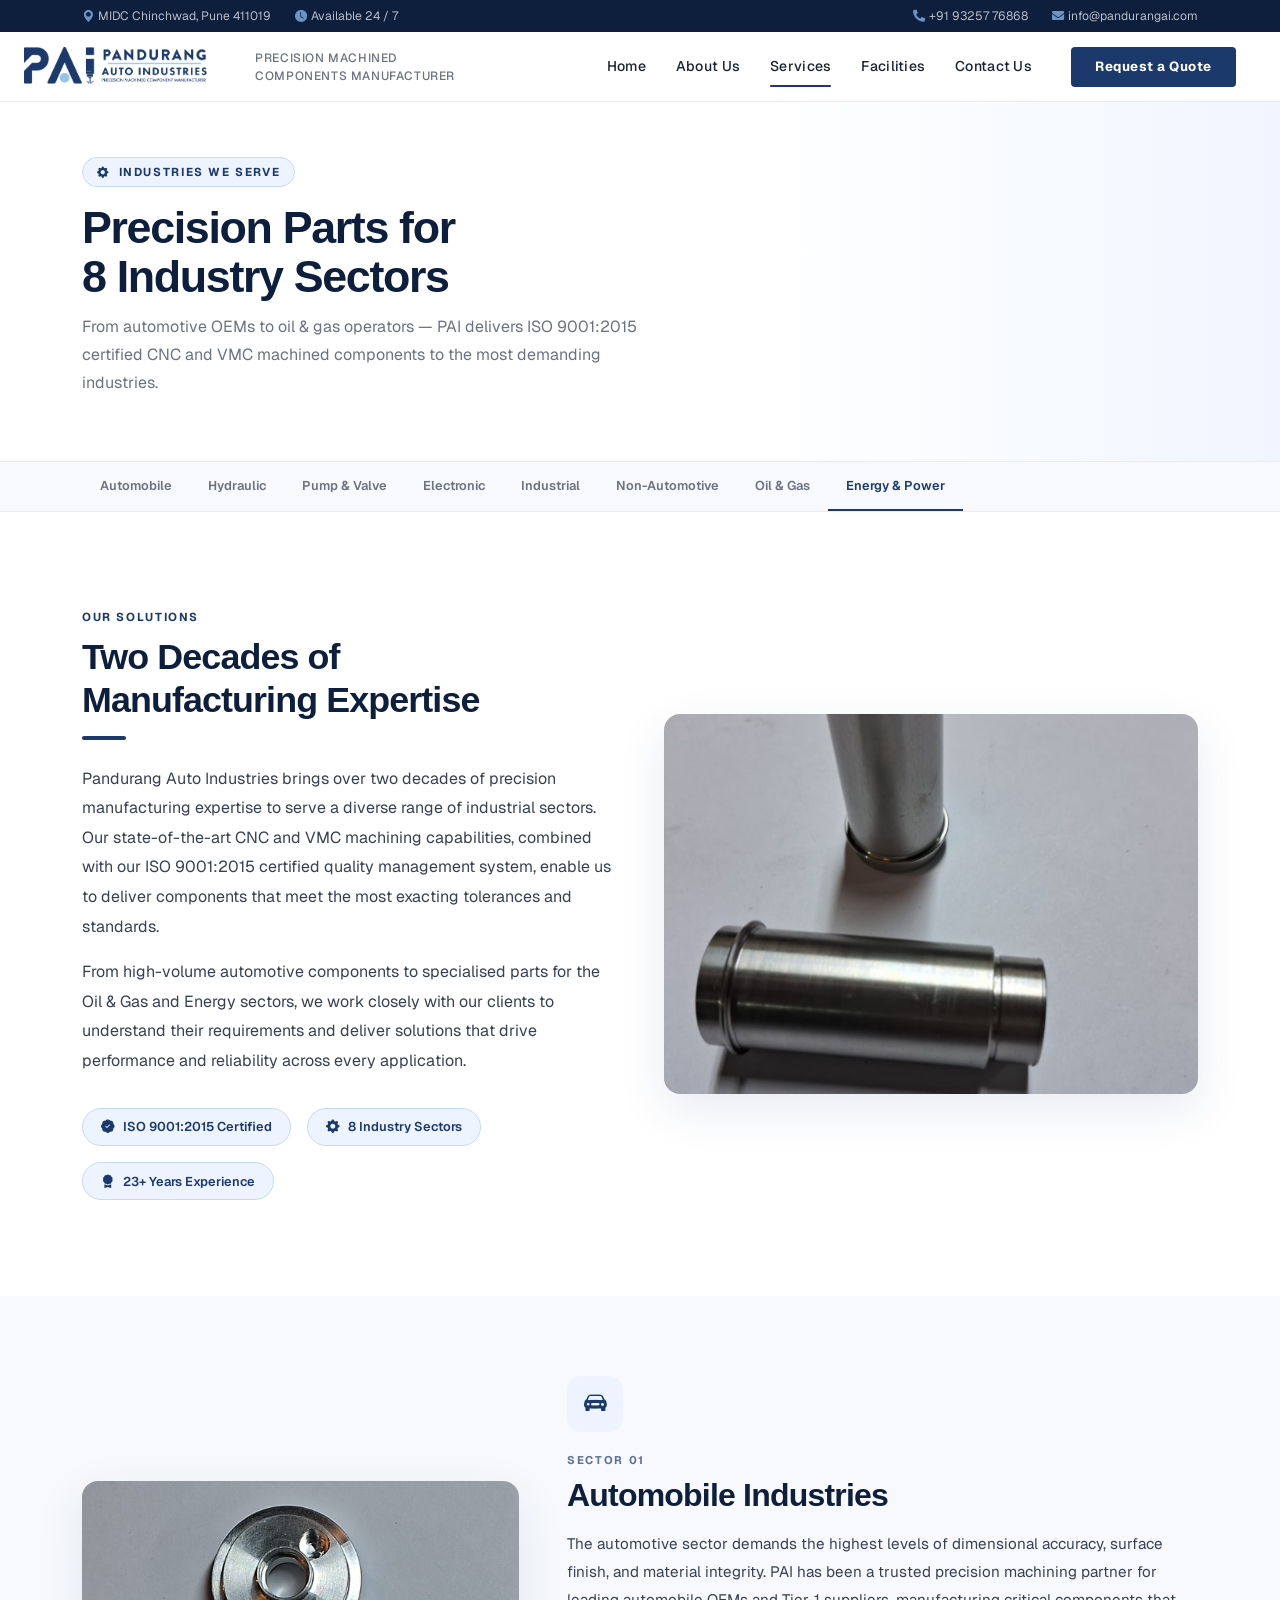
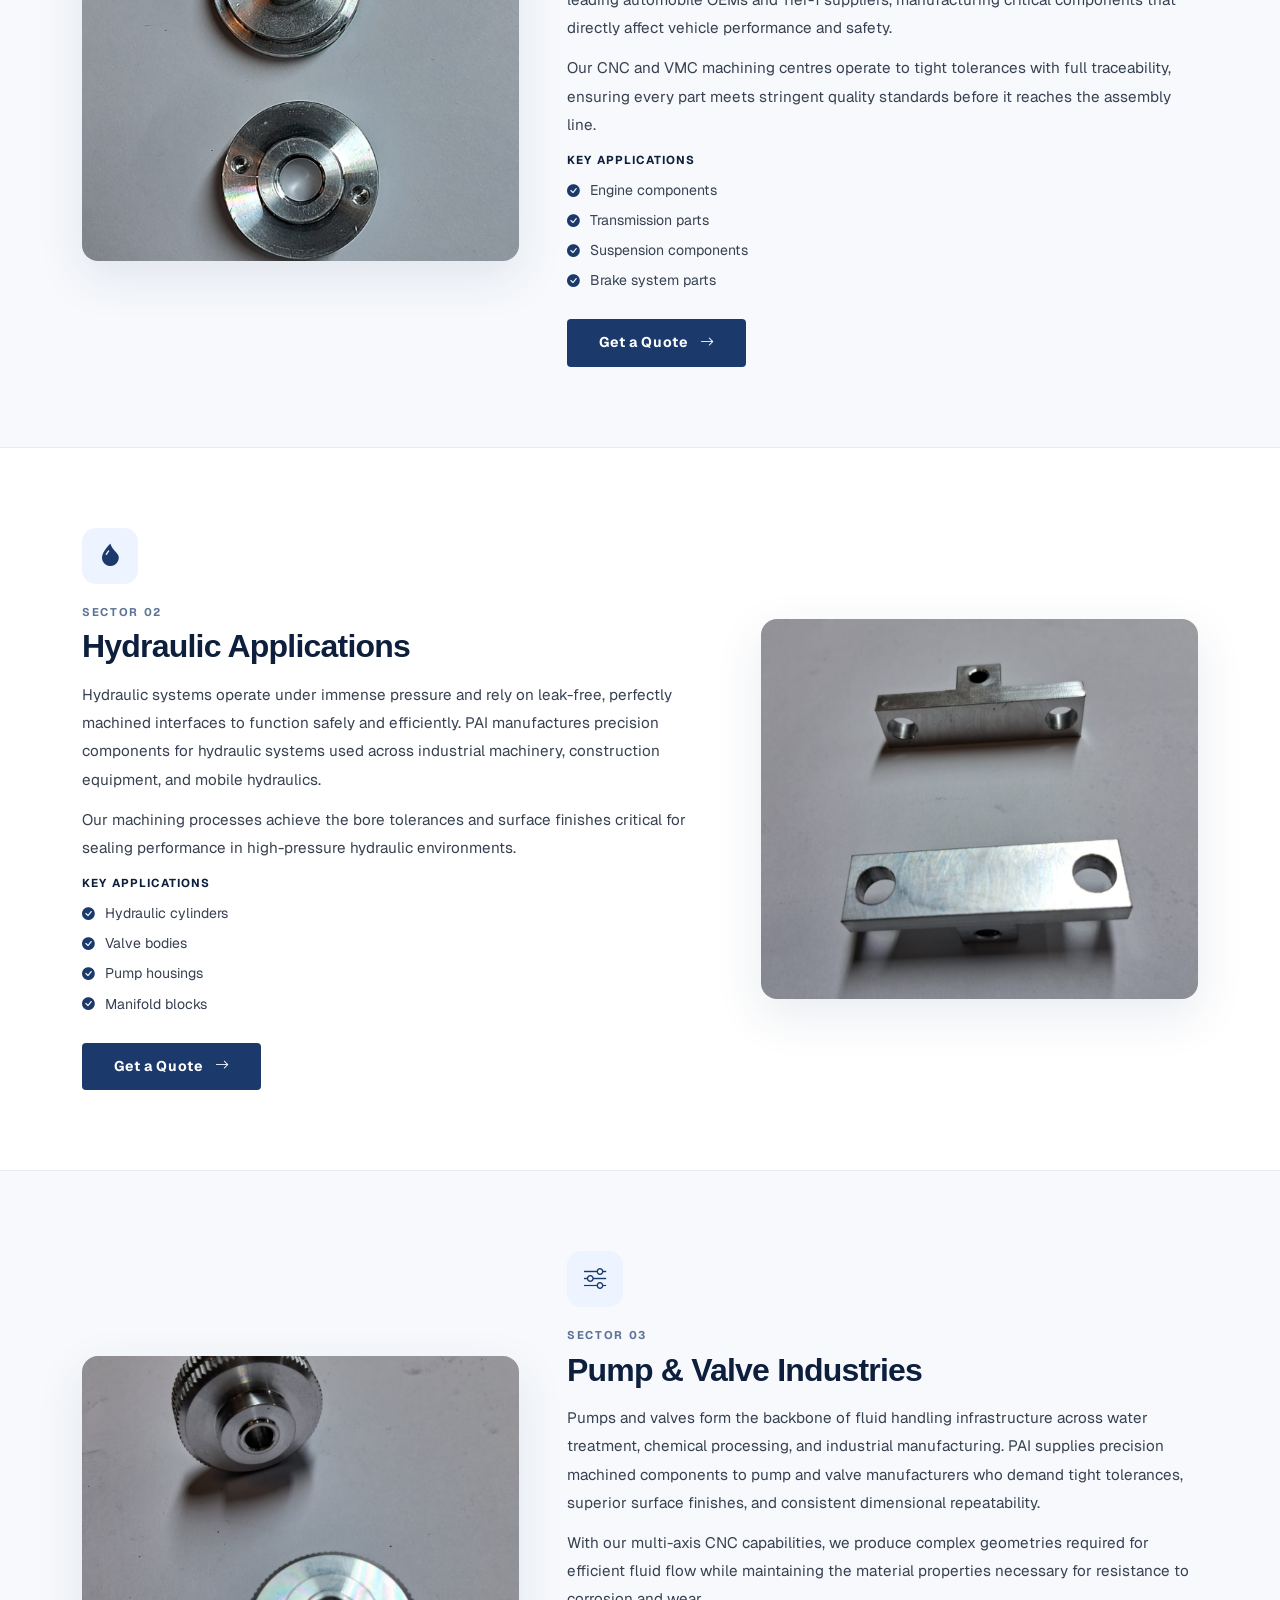
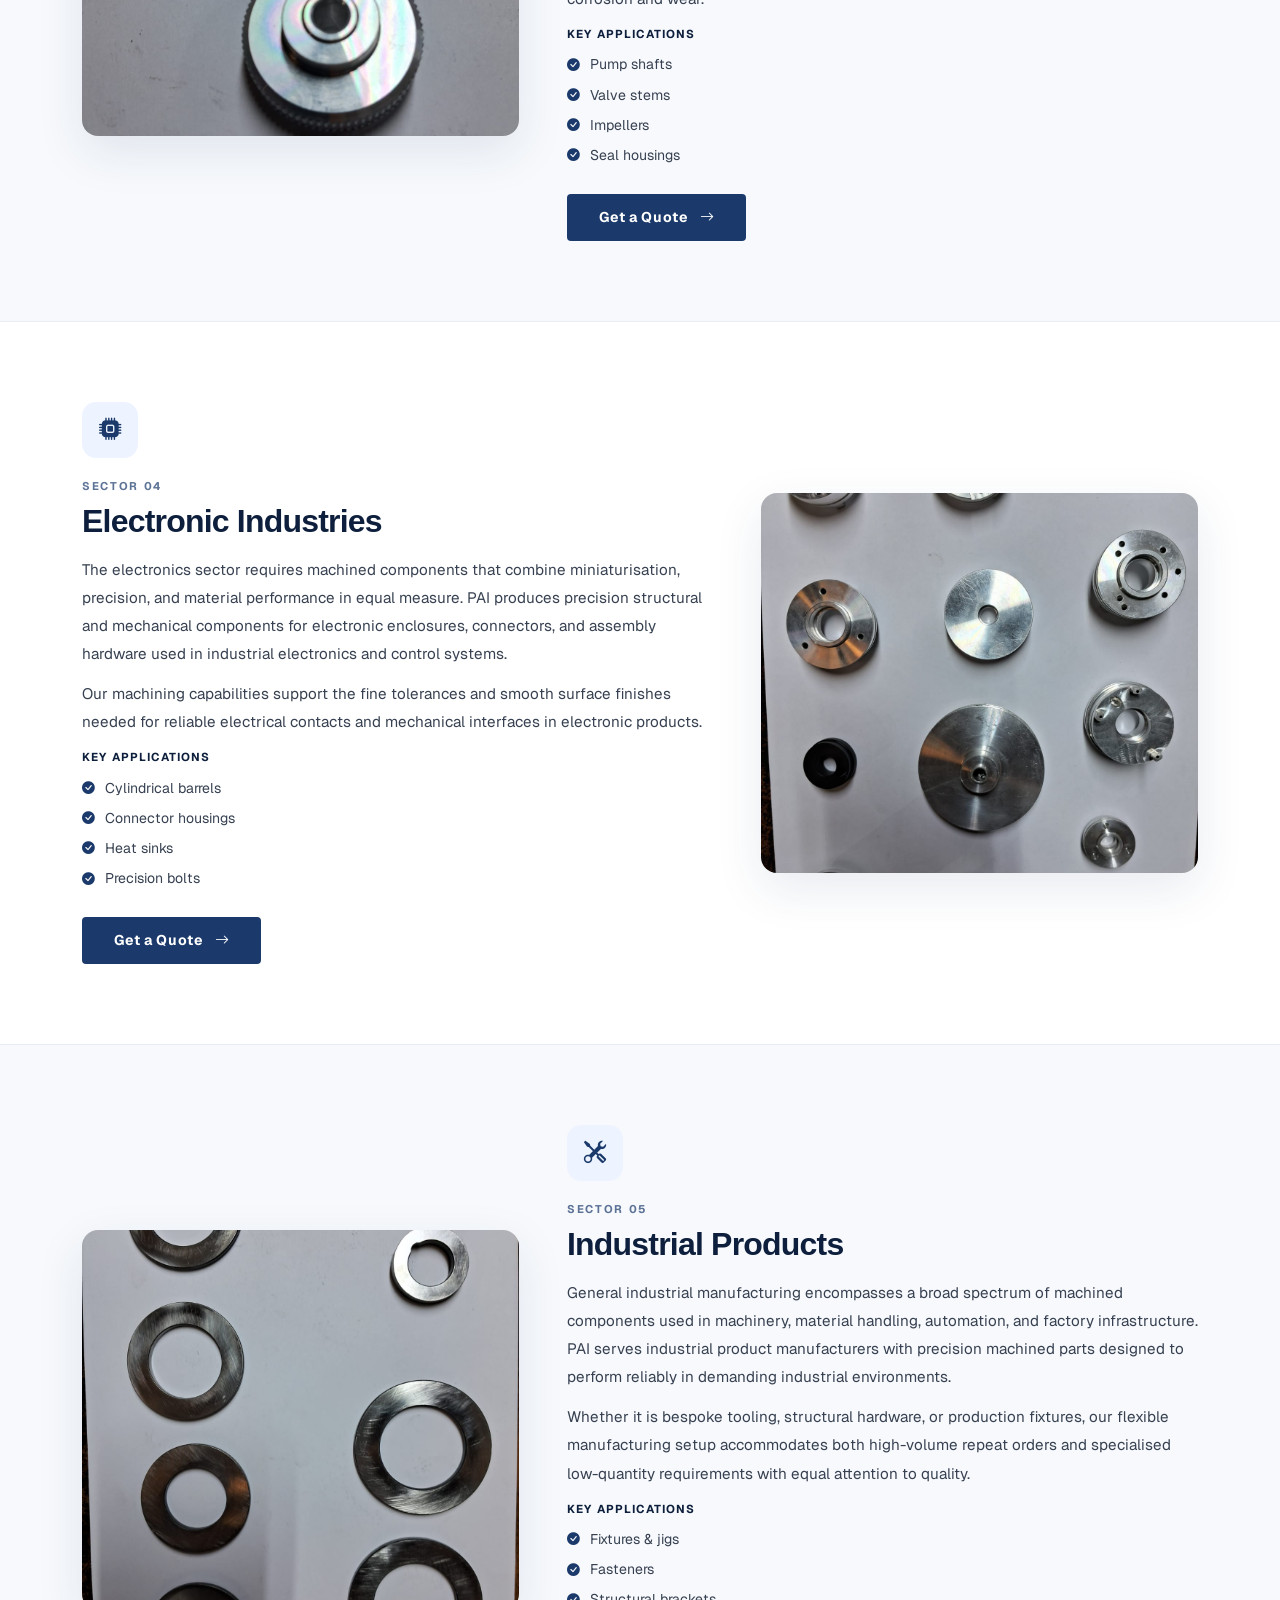
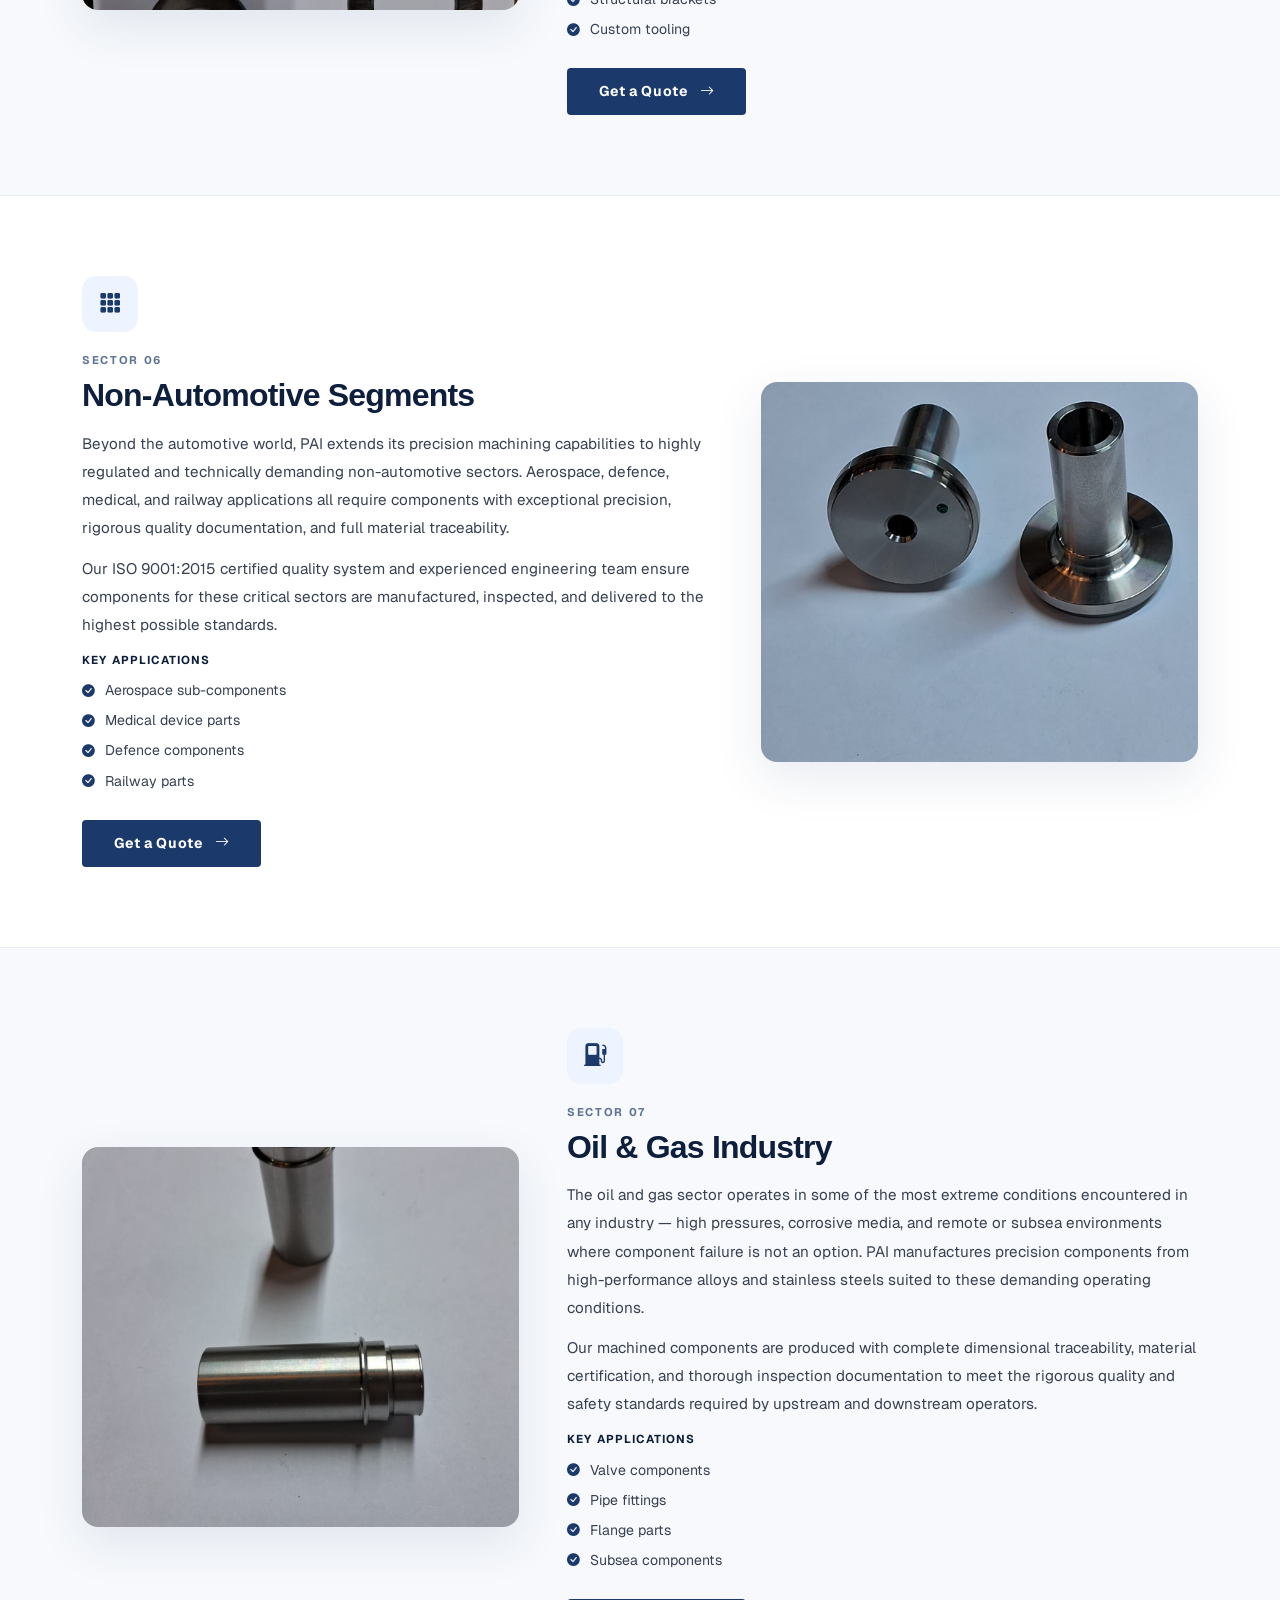
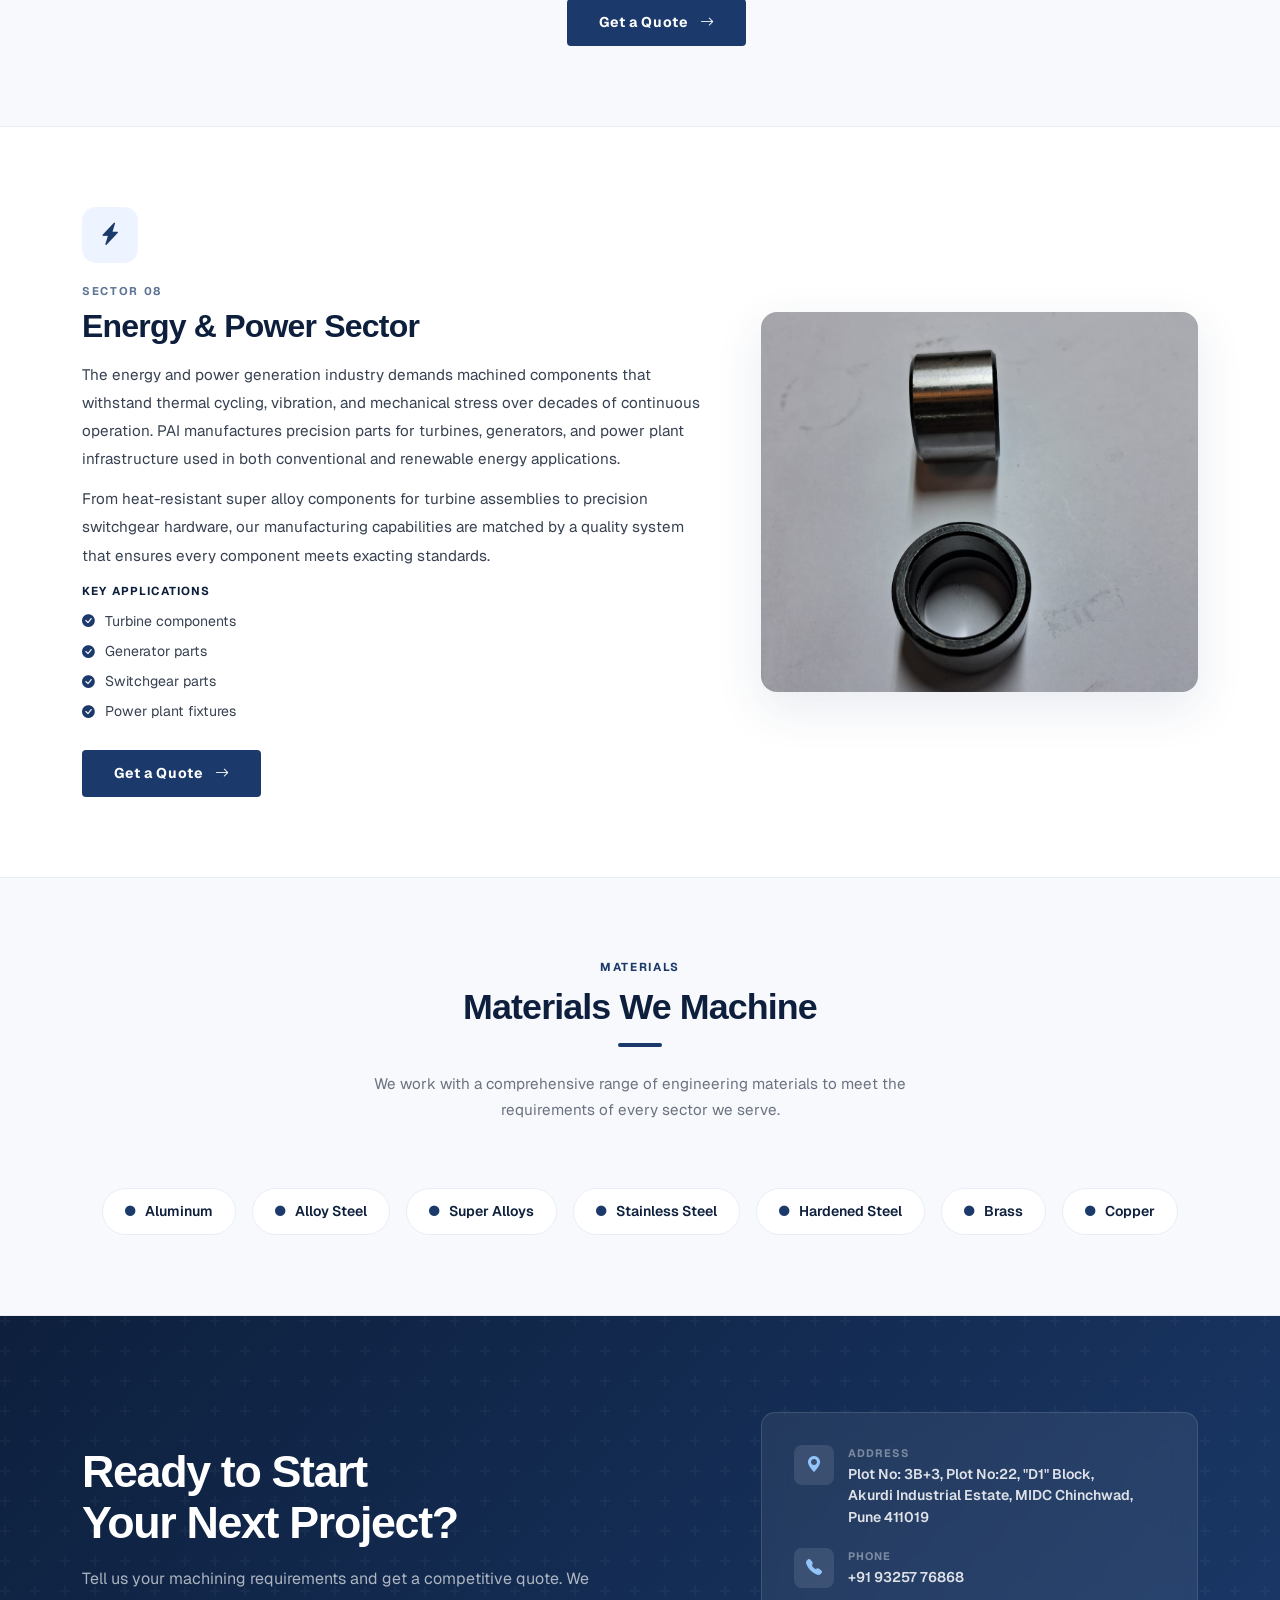
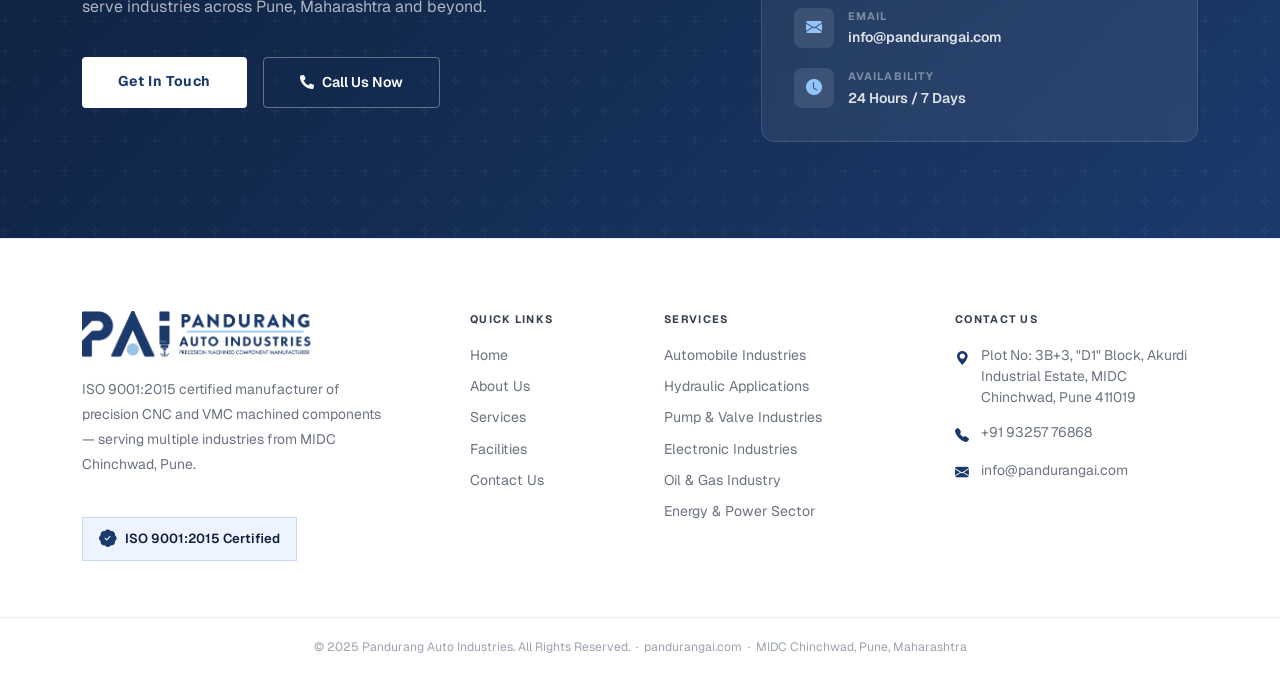
<file: services.html>
<!DOCTYPE html>
<html lang="en">
<head>
    <meta charset="utf-8">
    <title>Services — Pandurang Auto Industries</title>
    <meta name="viewport" content="width=device-width, initial-scale=1.0">
    <link rel="icon" type="image/png" href="img/favicon.png">
    <meta name="description" content="Pandurang Auto Industries serves 8 industry sectors with precision CNC & VMC machined components — Automobile, Hydraulic, Pump & Valve, Electronic, Industrial, Oil & Gas, Energy & Power, and more.">
    <link rel="canonical" href="https://www.pandurangai.com/services.html">
    <meta name="keywords" content="CNC Machining Services Pune, VMC Milling Services, Precision Components Manufacturing, Automotive CNC Parts, Custom Machined Alloys">
    <meta name="robots" content="index, follow, max-snippet:-1, max-image-preview:large, max-video-preview:-1">
    
    <!-- Open Graph / Facebook -->
    <meta property="og:type" content="website">
    <meta property="og:url" content="https://www.pandurangai.com/services.html">
    <meta property="og:title" content="Services — Pandurang Auto Industries">
    <meta property="og:description" content="High-precision CNC & VMC machining services for 8 industry sectors, including Automotive, Hydraulic, Pump & Valve, and Electronic industries. ISO 9001:2015 certified.">
    <meta property="og:image" content="https://www.pandurangai.com/img/product-1.jpeg">
    <meta property="og:site_name" content="Pandurang Auto Industries">
    <meta property="og:locale" content="en_US">
    
    <!-- Twitter -->
    <meta name="twitter:card" content="summary_large_image">
    <meta name="twitter:url" content="https://www.pandurangai.com/services.html">
    <meta name="twitter:title" content="Services — Pandurang Auto Industries">
    <meta name="twitter:description" content="High-precision CNC & VMC machining services for 8 industry sectors. ISO 9001:2015 certified.">
    <meta name="twitter:image" content="https://www.pandurangai.com/img/product-1.jpeg">

    <!-- JSON-LD Structured Data -->
    <script type="application/ld+json">
    {
      "@context": "https://schema.org",
      "@type": "Service",
      "serviceType": "CNC and VMC Precision Machining Services",
      "provider": {
        "@id": "https://www.pandurangai.com/#organization"
      },
      "areaServed": {
        "@type": "Country",
        "name": "India"
      },
      "hasOfferCatalog": {
        "@type": "OfferCatalog",
        "name": "Precision Machining Services",
        "itemListElement": [
          {
            "@type": "Offer",
            "itemOffered": {
              "@type": "Service",
              "name": "CNC Turning Services",
              "description": "High-precision computer numerical control turning for cylindrical components."
            }
          },
          {
            "@type": "Offer",
            "itemOffered": {
              "@type": "Service",
              "name": "VMC Milling Services",
              "description": "Vertical Machining Center services for high-accuracy milling, contouring, and drilling."
            }
          }
        ]
      },
      "breadcrumb": {
        "@type": "BreadcrumbList",
        "itemListElement": [
          {
            "@type": "ListItem",
            "position": 1,
            "name": "Home",
            "item": "https://www.pandurangai.com/"
          },
          {
            "@type": "ListItem",
            "position": 2,
            "name": "Services",
            "item": "https://www.pandurangai.com/services.html"
          }
        ]
      }
    }
    </script>

    <link rel="preconnect" href="https://fonts.googleapis.com">
    <link rel="preconnect" href="https://fonts.gstatic.com" crossorigin>
    <link href="https://fonts.googleapis.com/css2?family=Geist:wght@300;400;500;600;700;800&display=swap" rel="stylesheet">
    <link href="https://cdnjs.cloudflare.com/ajax/libs/font-awesome/5.15.4/css/all.min.css" rel="stylesheet">
    <link href="https://cdn.jsdelivr.net/npm/bootstrap-icons@1.10.5/font/bootstrap-icons.css" rel="stylesheet">
    <link href="css/bootstrap.min.css" rel="stylesheet">
    <link href="https://unpkg.com/aos@2.3.4/dist/aos.css" rel="stylesheet">
<style>
/* ── Variables ── */
:root {
    --primary: #1B3A6B;
    --primary-light: #2A5298;
    --dark: #0d1f3c;
    --text: #374151;
    --muted: #6B7280;
    --border: #E8EDF5;
    --bg-light: #F7F9FC;
    --accent: #93C5FD;
}
*, body { font-family: 'Geist', sans-serif; }
body { color: var(--text); background: #fff; }

/* ── Shared: Topbar ── */
.topbar-strip { background: #0d1f3c; font-size: 0.76rem; padding: 7px 0; }
.topbar-strip a { color: rgba(255,255,255,.7); text-decoration: none; transition: .2s; }
.topbar-strip a:hover { color: #fff; }

/* ── Shared: Nav ── */
.site-nav {
    position: sticky;
    top: 0; left: 0; right: 0;
    z-index: 1000;
    transition: box-shadow .35s;
    padding: 0;
    background: #fff;
    box-shadow: 0 1px 0 #E8EDF5;
}
.site-nav.scrolled {
    box-shadow: 0 2px 20px rgba(0,0,0,.08);
}
.site-nav .navbar-brand-wrapper {
    background: transparent;
    padding: 8px 0;
    clip-path: none;
    margin-right: 16px;
    transition: background .3s;
}
.site-nav .navbar-logo {
    height: 40px;
    width: auto;
    object-fit: contain;
}
.site-nav .nav-link {
    font-family: 'Geist', sans-serif;
    font-size: 0.88rem;
    font-weight: 500;
    letter-spacing: 0.02em;
    color: #1a2332 !important;
    padding: 24px 15px !important;
    transition: color .2s;
    position: relative;
}
.site-nav .nav-link::after {
    content: '';
    position: absolute;
    bottom: 14px; left: 15px; right: 15px;
    height: 2px;
    background: #1B3A6B;
    transform: scaleX(0);
    transition: transform .25s;
    border-radius: 2px;
}
.site-nav .nav-link:hover::after,
.site-nav .nav-link.active::after { transform: scaleX(1); }
.site-nav .nav-link:hover { color: #1B3A6B !important; }
.site-nav .btn-quote {
    font-family: 'Geist', sans-serif;
    font-size: 0.83rem;
    font-weight: 700;
    letter-spacing: 0.04em;
    background: #1B3A6B;
    color: #fff;
    border: none;
    padding: 10px 24px;
    border-radius: 4px;
    transition: background .2s, transform .2s;
    white-space: nowrap;
}
.site-nav .btn-quote:hover { background: #2A5298; transform: translateY(-1px); color:#fff; }

/* Responsive Navbar */
@media (max-width: 991px) {
    .site-nav .navbar-brand-wrapper {
        padding: 0;
        margin-right: auto;
        gap: 8px;
    }
    .site-nav .navbar-icon {
        height: 32px;
    }
    .site-nav .navbar-brand-text {
        font-size: 0.75rem;
        white-space: normal;
    }
    .site-nav .navbar-toggler {
        display: block !important;
        visibility: visible !important;
        margin-right: 12px;
        padding: 6px 8px;
        border: none;
    }
    .site-nav .navbar-toggler:focus {
        box-shadow: none;
        border-color: #1B3A6B;
    }
    .site-nav .nav-link {
        padding: 12px 0 !important;
        font-size: 0.85rem;
    }
    .site-nav .nav-link::after { display: none; }
    .site-nav .btn-quote {
        width: 100%;
        text-align: center;
        margin-top: 12px;
    }
    .site-nav .navbar-collapse {
        padding-top: 12px;
    }
}
.site-nav .navbar-toggler { border: none; background: transparent; }
@media (max-width: 991px) {
    .site-nav .nav-link { padding: 12px 16px !important; }
    .site-nav .nav-link::after { display: none; }
}

@media (min-width: 992px) and (max-width: 1199px) {
    .site-nav .nav-link {
        padding: 24px 8px !important;
        font-size: 0.82rem;
    }
    .site-nav .btn-quote {
        padding: 8px 16px;
        font-size: 0.8rem;
        margin-left: 1rem !important;
    }
}

/* ── Page Hero ── */
.page-hero { background: #fff; border-bottom: 1px solid var(--border); padding: 56px 0 48px; position: relative; overflow: hidden; }
.page-hero::after { content: ''; position: absolute; right: 0; top: 0; bottom: 0; width: 40%; background: linear-gradient(to right, transparent, #F0F5FF); pointer-events: none; }
.page-hero-eyebrow { display: inline-flex; align-items: center; gap: 8px; background: #EEF4FF; border: 1px solid #C7D9F7; color: var(--primary); font-size: .72rem; font-weight: 700; letter-spacing: .14em; text-transform: uppercase; padding: 5px 14px; border-radius: 100px; margin-bottom: 16px; }
.page-hero h1 { font-size: clamp(2rem, 3.5vw, 3rem); font-weight: 800; color: var(--dark); letter-spacing: -0.03em; line-height: 1.1; margin-bottom: 12px; }
.page-hero-sub { color: var(--muted); font-size: 1rem; line-height: 1.75; max-width: 560px; }

/* ── Section Labels ── */
.sec-eyebrow { font-size: .72rem; font-weight: 700; letter-spacing: .14em; text-transform: uppercase; color: var(--primary); display: block; margin-bottom: 10px; }
.sec-h2 { font-size: clamp(1.7rem, 2.8vw, 2.3rem); font-weight: 800; color: var(--dark); letter-spacing: -0.025em; line-height: 1.2; margin-bottom: 14px; }
.sec-rule { width: 44px; height: 4px; background: var(--primary); border-radius: 2px; margin-bottom: 24px; }

/* ── Buttons ── */
.btn-pai { background: var(--primary); color: #fff; font-weight: 700; font-size: .88rem; letter-spacing: .04em; padding: 13px 32px; border-radius: 4px; text-decoration: none; display: inline-block; transition: background .2s, transform .2s, box-shadow .2s; border: none; }
.btn-pai:hover { background: var(--primary-light); transform: translateY(-2px); box-shadow: 0 8px 24px rgba(27,58,107,.3); color: #fff; }
.btn-pai-outline { background: transparent; color: var(--primary); border: 1.5px solid var(--primary); font-weight: 600; font-size: .88rem; padding: 12px 28px; border-radius: 4px; text-decoration: none; display: inline-block; transition: background .2s, color .2s, transform .2s; }
.btn-pai-outline:hover { background: var(--primary); color: #fff; transform: translateY(-2px); }

/* ── Sectors Nav ── */
.sectors-nav { background: var(--bg-light); border-bottom: 1px solid var(--border); padding: 0; position: sticky; top: 70px; z-index: 100; overflow-x: auto; white-space: nowrap; }
.sectors-nav-inner { display: flex; align-items: center; }
.sn-link { display: inline-block; padding: 14px 18px; font-size: .8rem; font-weight: 600; color: var(--muted); text-decoration: none; transition: color .2s, border-bottom-color .2s; border-bottom: 2px solid transparent; white-space: nowrap; }
.sn-link:hover, .sn-link.active { color: var(--primary); border-bottom-color: var(--primary); }

/* ── Intro Section ── */
.intro-section { padding: 96px 0; background: #fff; }
.badge-pill { display: inline-flex; align-items: center; gap: 8px; background: #EEF4FF; border: 1px solid #C7D9F7; color: var(--primary); font-size: .8rem; font-weight: 600; padding: 8px 18px; border-radius: 100px; }
.badge-pill i { font-size: .85rem; }

/* ── Sector Sections ── */
.sector-section { padding: 80px 0; border-bottom: 1px solid var(--border); }
.sector-section:nth-child(even) { background: var(--bg-light); }
.sector-section:nth-child(odd) { background: #fff; }
.sector-num { font-size: .7rem; font-weight: 700; letter-spacing: .15em; text-transform: uppercase; color: var(--primary); display: block; margin-bottom: 8px; opacity: .7; }
.sector-title { font-size: clamp(1.5rem, 2.5vw, 2rem); font-weight: 800; color: var(--dark); letter-spacing: -0.025em; line-height: 1.15; margin-bottom: 16px; }
.sector-body { color: var(--text); font-size: .95rem; line-height: 1.85; margin-bottom: 12px; }
.sector-icon-wrap { width: 56px; height: 56px; background: #EEF4FF; border-radius: 14px; display: inline-flex; align-items: center; justify-content: center; margin-bottom: 20px; }
.sector-icon-wrap i { color: var(--primary); font-size: 1.4rem; }
.apps-label { font-size: .72rem; font-weight: 700; letter-spacing: .1em; text-transform: uppercase; color: var(--dark); margin-bottom: 12px; }
.apps-list { list-style: none; padding: 0; margin: 0 0 28px; }
.apps-list li { display: flex; align-items: center; gap: 10px; font-size: .88rem; color: var(--text); margin-bottom: 9px; }
.apps-list li i { color: var(--primary); font-size: .8rem; flex-shrink: 0; }
.sector-img-wrap { border-radius: 16px; overflow: hidden; box-shadow: 0 16px 48px rgba(27,58,107,.1); }
.sector-img-wrap img { width: 100%; height: 380px; object-fit: cover; display: block; transition: transform .6s ease; }
.sector-img-wrap:hover img { transform: scale(1.04); }

/* ── Materials Section ── */
.materials-section { padding: 80px 0; background: var(--bg-light); border-bottom: 1px solid var(--border); }
.mat-pill { display: inline-flex; align-items: center; gap: 10px; background: #fff; border: 1px solid var(--border); color: var(--dark); padding: 12px 22px; border-radius: 100px; font-size: .88rem; font-weight: 600; transition: border-color .25s, box-shadow .25s, transform .25s; cursor: default; }
.mat-pill:hover { border-color: var(--primary); box-shadow: 0 4px 16px rgba(27,58,107,.12); transform: translateY(-3px); }
.mat-pill i { color: var(--primary); font-size: .65rem; }

/* ── CTA Section ── */
.cta-section { padding: 96px 0; background: linear-gradient(135deg, #0d1f3c 0%, #1B3A6B 100%); position: relative; overflow: hidden; }
.cta-section::before { content: ''; position: absolute; inset: 0; background: url("data:image/svg+xml,%3Csvg width='60' height='60' viewBox='0 0 60 60' xmlns='http://www.w3.org/2000/svg'%3E%3Cg fill='none'%3E%3Cg fill='%23ffffff' fill-opacity='0.03'%3E%3Cpath d='M36 34v-4h-2v4h-4v2h4v4h2v-4h4v-2h-4zm0-30V0h-2v4h-4v2h4v4h2V6h4V4h-4zM6 34v-4H4v4H0v2h4v4h2v-4h4v-2H6zM6 4V0H4v4H0v2h4v4h2V6h4V4H6z'/%3E%3C/g%3E%3C/g%3E%3C/svg%3E"); }
.cta-heading { font-size: clamp(1.8rem,3.5vw,3rem); font-weight: 800; color: #fff; letter-spacing: -0.03em; line-height: 1.15; margin-bottom: 16px; }
.cta-sub { color: rgba(255,255,255,.65); font-size: 1rem; line-height: 1.75; margin-bottom: 36px; }
.cta-btn-white { background: #fff; color: var(--primary); font-weight: 700; font-size: .88rem; letter-spacing: .04em; padding: 14px 36px; border-radius: 4px; border: none; text-decoration: none; display: inline-block; transition: transform .2s, box-shadow .2s; }
.cta-btn-white:hover { transform: translateY(-2px); box-shadow: 0 8px 24px rgba(0,0,0,.2); color: var(--primary); }
.cta-btn-outline { background: transparent; color: #fff; font-weight: 600; font-size: .88rem; padding: 14px 36px; border-radius: 4px; border: 1px solid rgba(255,255,255,.35); text-decoration: none; display: inline-block; transition: background .2s, transform .2s; }
.cta-btn-outline:hover { background: rgba(255,255,255,.1); border-color: rgba(255,255,255,.7); color: #fff; transform: translateY(-2px); }
.cta-info-card { background: rgba(255,255,255,.07); backdrop-filter: blur(12px); border: 1px solid rgba(255,255,255,.12); border-radius: 14px; padding: 32px; }
.cta-info-row { display: flex; align-items: flex-start; gap: 14px; margin-bottom: 20px; }
.cta-info-row:last-child { margin-bottom: 0; }
.cta-info-icon { width: 40px; height: 40px; flex-shrink: 0; background: rgba(255,255,255,.1); border-radius: 8px; display: flex; align-items: center; justify-content: center; }
.cta-info-icon i { color: var(--accent); font-size: 1rem; }
.cta-info-label { font-size: .68rem; font-weight: 700; letter-spacing: .1em; text-transform: uppercase; color: rgba(255,255,255,.4); margin-bottom: 3px; }
.cta-info-value { font-size: .88rem; font-weight: 600; color: rgba(255,255,255,.85); line-height: 1.5; }
.cta-info-value a { color: rgba(255,255,255,.85); text-decoration: none; }
.cta-info-value a:hover { color: #fff; }

/* ── Footer ── */
.site-footer { background: #fff; padding: 72px 0 0; color: #6B7280; font-size: .87rem; border-top: 1px solid #E8EDF5; }
.footer-brand-text { font-weight: 800; font-size: 1.4rem; color: #0d1f3c; letter-spacing: -0.02em; margin-bottom: 16px; display: block; }
.footer-brand-text span { color: #1B3A6B; }
.footer-heading { font-size: .68rem; font-weight: 700; letter-spacing: .12em; text-transform: uppercase; color: #374151; margin-bottom: 18px; }
.footer-links { list-style: none; padding: 0; margin: 0; }
.footer-links li { margin-bottom: 10px; }
.footer-links a { color: #6B7280; text-decoration: none; transition: color .2s, padding-left .2s; font-size: .88rem; }
.footer-links a:hover { color: #1B3A6B; padding-left: 4px; }
.footer-contact-row { display: flex; align-items: flex-start; gap: 12px; margin-bottom: 14px; }
.footer-contact-row i { color: #1B3A6B; margin-top: 3px; flex-shrink: 0; }
.footer-contact-row a { color: #6B7280; text-decoration: none; transition: color .2s; }
.footer-contact-row a:hover { color: #1B3A6B; }
.footer-bottom { border-top: 1px solid #E8EDF5; margin-top: 56px; padding: 20px 0; font-size: .76rem; color: #9CA3AF; text-align: center; }
.footer-bottom a { color: #9CA3AF; text-decoration: none; transition: color .2s; }
.footer-bottom a:hover { color: #1B3A6B; }

/* ── Back to Top ── */
.back-to-top { position: fixed; bottom: 28px; right: 28px; width: 44px; height: 44px; background: var(--primary); color: #fff; border: none; border-radius: 50%; display: none; align-items: center; justify-content: center; font-size: 1rem; box-shadow: 0 4px 16px rgba(27,58,107,.4); z-index: 999; transition: background .2s, transform .2s; text-decoration: none; }
.back-to-top:hover { background: var(--primary-light); transform: translateY(-2px); color: #fff; }
.back-to-top.show { display: flex; }

@media (max-width: 991px) {
    .intro-section, .sector-section, .materials-section { padding: 56px 0; }
    .sector-img-wrap img { height: 280px; }
    .sectors-nav { top: 0; }
}
</style>
</head>
<body>

<!-- Topbar -->
<div class="topbar-strip">
    <div class="container">
        <div class="d-flex justify-content-between align-items-center">
            <div class="d-flex align-items-center gap-4">
                <span class="text-white" style="opacity:.7;"><i class="bi bi-geo-alt-fill me-1" style="color:#93C5FD;"></i>MIDC Chinchwad, Pune 411019</span>
                <span class="text-white" style="opacity:.7;"><i class="bi bi-clock-fill me-1" style="color:#93C5FD;"></i>Available 24 / 7</span>
            </div>
            <div class="d-flex align-items-center gap-4">
                <a href="tel:+919325776868" class="text-white" style="opacity:.7;"><i class="fa fa-phone-alt me-1" style="color:#93C5FD;"></i>+91 93257 76868</a>
                <a href="mailto:info@pandurangai.com" class="text-white" style="opacity:.7;"><i class="fa fa-envelope me-1" style="color:#93C5FD;"></i>info@pandurangai.com</a>
            </div>
        </div>
    </div>
</div>


<!-- Navbar -->
<nav class="site-nav navbar navbar-expand-lg py-0 ps-lg-4 pe-lg-4" id="siteNav">
    <div class="container-fluid ps-lg-0">
        <a href="index.html" class="navbar-brand me-0 d-flex align-items-center">
            <div class="navbar-brand-wrapper d-flex align-items-center gap-3">
                <img src="img/Logo.png" alt="Pandurang Auto Industries" class="navbar-logo" style="height: 40px; width: auto;">
            </div>
        </a>
        <span class="navbar-text d-none d-lg-inline-block ms-3" style="font-size: 0.75rem; color: #6B7280; font-weight: 500; letter-spacing: 0.05em; text-transform: uppercase; white-space: nowrap;">Precision Machined<br>Components Manufacturer</span>
        <button class="navbar-toggler me-3 ms-auto" type="button" data-bs-toggle="collapse" data-bs-target="#mainNav"><svg xmlns="http://www.w3.org/2000/svg" width="24" height="24" viewBox="0 0 24 24" fill="none" stroke="currentColor" stroke-width="2" stroke-linecap="round" stroke-linejoin="round"><line x1="5" y1="6" x2="19" y2="6"></line><line x1="5" y1="12" x2="19" y2="12"></line><line x1="5" y1="18" x2="19" y2="18"></line></svg></button>
        <div class="collapse navbar-collapse" id="mainNav">
            <div class="navbar-nav ms-auto p-4 p-lg-0">
                <a href="index.html" class="nav-link">Home</a>
                <a href="about.html" class="nav-link">About Us</a>
                <a href="services.html" class="nav-link active">Services</a>
                <a href="facilities.html" class="nav-link">Facilities</a>
                <a href="contact.html" class="nav-link">Contact Us</a>
            </div>
            <a href="contact.html" class="btn-quote ms-lg-4 me-lg-2 d-none d-lg-inline-block">Request a Quote</a>
        </div>
    </div>
</nav>

<!-- Page Hero -->
<section class="page-hero">
    <div class="container" style="position:relative;z-index:1;">
        <span class="page-hero-eyebrow"><i class="bi bi-gear-fill"></i> Industries We Serve</span>
        <h1>Precision Parts for<br>8 Industry Sectors</h1>
        <p class="page-hero-sub">From automotive OEMs to oil &amp; gas operators — PAI delivers ISO 9001:2015 certified CNC and VMC machined components to the most demanding industries.</p>
    </div>
</section>

<!-- Sector Quick Nav -->
<div class="sectors-nav d-none d-lg-block">
    <div class="container">
        <div class="sectors-nav-inner">
            <a href="#s1" class="sn-link">Automobile</a>
            <a href="#s2" class="sn-link">Hydraulic</a>
            <a href="#s3" class="sn-link">Pump &amp; Valve</a>
            <a href="#s4" class="sn-link">Electronic</a>
            <a href="#s5" class="sn-link">Industrial</a>
            <a href="#s6" class="sn-link">Non-Automotive</a>
            <a href="#s7" class="sn-link">Oil &amp; Gas</a>
            <a href="#s8" class="sn-link">Energy &amp; Power</a>
        </div>
    </div>
</div>

<!-- Intro Section -->
<section class="intro-section">
    <div class="container">
        <div class="row g-5 align-items-center">
            <div class="col-lg-6" data-aos="fade-right">
                <span class="sec-eyebrow">Our Solutions</span>
                <h2 class="sec-h2">Two Decades of<br>Manufacturing Expertise</h2>
                <div class="sec-rule"></div>
                <p style="line-height:1.85;margin-bottom:16px;">Pandurang Auto Industries brings over two decades of precision manufacturing expertise to serve a diverse range of industrial sectors. Our state-of-the-art CNC and VMC machining capabilities, combined with our ISO 9001:2015 certified quality management system, enable us to deliver components that meet the most exacting tolerances and standards.</p>
                <p style="line-height:1.85;margin-bottom:32px;">From high-volume automotive components to specialised parts for the Oil &amp; Gas and Energy sectors, we work closely with our clients to understand their requirements and deliver solutions that drive performance and reliability across every application.</p>
                <div class="d-flex flex-wrap gap-3">
                    <span class="badge-pill"><i class="bi bi-patch-check-fill"></i>ISO 9001:2015 Certified</span>
                    <span class="badge-pill"><i class="bi bi-gear-fill"></i>8 Industry Sectors</span>
                    <span class="badge-pill"><i class="bi bi-award-fill"></i>23+ Years Experience</span>
                </div>
            </div>
            <div class="col-lg-6" data-aos="fade-left" data-aos-delay="100">
                <div class="sector-img-wrap">
                    <img src="img/product-1.jpeg" alt="PAI Precision Machined Components" loading="lazy">
                </div>
            </div>
        </div>
    </div>
</section>

<!-- ─── Sector 1: Automobile Industries ─── -->
<section class="sector-section" id="s1">
    <div class="container">
        <div class="row g-5 align-items-center">
            <div class="col-lg-5" data-aos="fade-right">
                <div class="sector-img-wrap">
                    <img src="img/product-2.jpeg" alt="Automobile Industry Components" loading="lazy">
                </div>
            </div>
            <div class="col-lg-7" data-aos="fade-left" data-aos-delay="80">
                <div class="sector-icon-wrap"><i class="bi bi-car-front-fill"></i></div>
                <span class="sector-num">Sector 01</span>
                <h3 class="sector-title">Automobile Industries</h3>
                <p class="sector-body">The automotive sector demands the highest levels of dimensional accuracy, surface finish, and material integrity. PAI has been a trusted precision machining partner for leading automobile OEMs and Tier-1 suppliers, manufacturing critical components that directly affect vehicle performance and safety.</p>
                <p class="sector-body">Our CNC and VMC machining centres operate to tight tolerances with full traceability, ensuring every part meets stringent quality standards before it reaches the assembly line.</p>
                <div class="apps-label">Key Applications</div>
                <ul class="apps-list">
                    <li><i class="bi bi-check-circle-fill"></i>Engine components</li>
                    <li><i class="bi bi-check-circle-fill"></i>Transmission parts</li>
                    <li><i class="bi bi-check-circle-fill"></i>Suspension components</li>
                    <li><i class="bi bi-check-circle-fill"></i>Brake system parts</li>
                </ul>
                <a href="contact.html" class="btn-pai">Get a Quote <i class="bi bi-arrow-right ms-2"></i></a>
            </div>
        </div>
    </div>
</section>

<!-- ─── Sector 2: Hydraulic Applications ─── -->
<section class="sector-section" id="s2">
    <div class="container">
        <div class="row g-5 align-items-center flex-lg-row-reverse">
            <div class="col-lg-5" data-aos="fade-left">
                <div class="sector-img-wrap">
                    <img src="img/product-4.jpeg" alt="Hydraulic Application Components" loading="lazy">
                </div>
            </div>
            <div class="col-lg-7" data-aos="fade-right" data-aos-delay="80">
                <div class="sector-icon-wrap"><i class="bi bi-droplet-fill"></i></div>
                <span class="sector-num">Sector 02</span>
                <h3 class="sector-title">Hydraulic Applications</h3>
                <p class="sector-body">Hydraulic systems operate under immense pressure and rely on leak-free, perfectly machined interfaces to function safely and efficiently. PAI manufactures precision components for hydraulic systems used across industrial machinery, construction equipment, and mobile hydraulics.</p>
                <p class="sector-body">Our machining processes achieve the bore tolerances and surface finishes critical for sealing performance in high-pressure hydraulic environments.</p>
                <div class="apps-label">Key Applications</div>
                <ul class="apps-list">
                    <li><i class="bi bi-check-circle-fill"></i>Hydraulic cylinders</li>
                    <li><i class="bi bi-check-circle-fill"></i>Valve bodies</li>
                    <li><i class="bi bi-check-circle-fill"></i>Pump housings</li>
                    <li><i class="bi bi-check-circle-fill"></i>Manifold blocks</li>
                </ul>
                <a href="contact.html" class="btn-pai">Get a Quote <i class="bi bi-arrow-right ms-2"></i></a>
            </div>
        </div>
    </div>
</section>

<!-- ─── Sector 3: Pump & Valve ─── -->
<section class="sector-section" id="s3">
    <div class="container">
        <div class="row g-5 align-items-center">
            <div class="col-lg-5" data-aos="fade-right">
                <div class="sector-img-wrap">
                    <img src="img/product-6.jpeg" alt="Pump and Valve Industry Components" loading="lazy">
                </div>
            </div>
            <div class="col-lg-7" data-aos="fade-left" data-aos-delay="80">
                <div class="sector-icon-wrap"><i class="bi bi-sliders"></i></div>
                <span class="sector-num">Sector 03</span>
                <h3 class="sector-title">Pump &amp; Valve Industries</h3>
                <p class="sector-body">Pumps and valves form the backbone of fluid handling infrastructure across water treatment, chemical processing, and industrial manufacturing. PAI supplies precision machined components to pump and valve manufacturers who demand tight tolerances, superior surface finishes, and consistent dimensional repeatability.</p>
                <p class="sector-body">With our multi-axis CNC capabilities, we produce complex geometries required for efficient fluid flow while maintaining the material properties necessary for resistance to corrosion and wear.</p>
                <div class="apps-label">Key Applications</div>
                <ul class="apps-list">
                    <li><i class="bi bi-check-circle-fill"></i>Pump shafts</li>
                    <li><i class="bi bi-check-circle-fill"></i>Valve stems</li>
                    <li><i class="bi bi-check-circle-fill"></i>Impellers</li>
                    <li><i class="bi bi-check-circle-fill"></i>Seal housings</li>
                </ul>
                <a href="contact.html" class="btn-pai">Get a Quote <i class="bi bi-arrow-right ms-2"></i></a>
            </div>
        </div>
    </div>
</section>

<!-- ─── Sector 4: Electronic Industries ─── -->
<section class="sector-section" id="s4">
    <div class="container">
        <div class="row g-5 align-items-center flex-lg-row-reverse">
            <div class="col-lg-5" data-aos="fade-left">
                <div class="sector-img-wrap">
                    <img src="img/product-8.jpeg" alt="Electronic Industry Precision Parts" loading="lazy">
                </div>
            </div>
            <div class="col-lg-7" data-aos="fade-right" data-aos-delay="80">
                <div class="sector-icon-wrap"><i class="bi bi-cpu-fill"></i></div>
                <span class="sector-num">Sector 04</span>
                <h3 class="sector-title">Electronic Industries</h3>
                <p class="sector-body">The electronics sector requires machined components that combine miniaturisation, precision, and material performance in equal measure. PAI produces precision structural and mechanical components for electronic enclosures, connectors, and assembly hardware used in industrial electronics and control systems.</p>
                <p class="sector-body">Our machining capabilities support the fine tolerances and smooth surface finishes needed for reliable electrical contacts and mechanical interfaces in electronic products.</p>
                <div class="apps-label">Key Applications</div>
                <ul class="apps-list">
                    <li><i class="bi bi-check-circle-fill"></i>Cylindrical barrels</li>
                    <li><i class="bi bi-check-circle-fill"></i>Connector housings</li>
                    <li><i class="bi bi-check-circle-fill"></i>Heat sinks</li>
                    <li><i class="bi bi-check-circle-fill"></i>Precision bolts</li>
                </ul>
                <a href="contact.html" class="btn-pai">Get a Quote <i class="bi bi-arrow-right ms-2"></i></a>
            </div>
        </div>
    </div>
</section>

<!-- ─── Sector 5: Industrial Products ─── -->
<section class="sector-section" id="s5">
    <div class="container">
        <div class="row g-5 align-items-center">
            <div class="col-lg-5" data-aos="fade-right">
                <div class="sector-img-wrap">
                    <img src="img/product-10.jpeg" alt="Industrial Products" loading="lazy">
                </div>
            </div>
            <div class="col-lg-7" data-aos="fade-left" data-aos-delay="80">
                <div class="sector-icon-wrap"><i class="bi bi-tools"></i></div>
                <span class="sector-num">Sector 05</span>
                <h3 class="sector-title">Industrial Products</h3>
                <p class="sector-body">General industrial manufacturing encompasses a broad spectrum of machined components used in machinery, material handling, automation, and factory infrastructure. PAI serves industrial product manufacturers with precision machined parts designed to perform reliably in demanding industrial environments.</p>
                <p class="sector-body">Whether it is bespoke tooling, structural hardware, or production fixtures, our flexible manufacturing setup accommodates both high-volume repeat orders and specialised low-quantity requirements with equal attention to quality.</p>
                <div class="apps-label">Key Applications</div>
                <ul class="apps-list">
                    <li><i class="bi bi-check-circle-fill"></i>Fixtures &amp; jigs</li>
                    <li><i class="bi bi-check-circle-fill"></i>Fasteners</li>
                    <li><i class="bi bi-check-circle-fill"></i>Structural brackets</li>
                    <li><i class="bi bi-check-circle-fill"></i>Custom tooling</li>
                </ul>
                <a href="contact.html" class="btn-pai">Get a Quote <i class="bi bi-arrow-right ms-2"></i></a>
            </div>
        </div>
    </div>
</section>

<!-- ─── Sector 6: Non-Automotive Segments ─── -->
<section class="sector-section" id="s6">
    <div class="container">
        <div class="row g-5 align-items-center flex-lg-row-reverse">
            <div class="col-lg-5" data-aos="fade-left">
                <div class="sector-img-wrap">
                    <img src="img/product-12.jpeg" alt="Non-Automotive Segment Components" loading="lazy">
                </div>
            </div>
            <div class="col-lg-7" data-aos="fade-right" data-aos-delay="80">
                <div class="sector-icon-wrap"><i class="bi bi-grid-3x3-gap-fill"></i></div>
                <span class="sector-num">Sector 06</span>
                <h3 class="sector-title">Non-Automotive Segments</h3>
                <p class="sector-body">Beyond the automotive world, PAI extends its precision machining capabilities to highly regulated and technically demanding non-automotive sectors. Aerospace, defence, medical, and railway applications all require components with exceptional precision, rigorous quality documentation, and full material traceability.</p>
                <p class="sector-body">Our ISO 9001:2015 certified quality system and experienced engineering team ensure components for these critical sectors are manufactured, inspected, and delivered to the highest possible standards.</p>
                <div class="apps-label">Key Applications</div>
                <ul class="apps-list">
                    <li><i class="bi bi-check-circle-fill"></i>Aerospace sub-components</li>
                    <li><i class="bi bi-check-circle-fill"></i>Medical device parts</li>
                    <li><i class="bi bi-check-circle-fill"></i>Defence components</li>
                    <li><i class="bi bi-check-circle-fill"></i>Railway parts</li>
                </ul>
                <a href="contact.html" class="btn-pai">Get a Quote <i class="bi bi-arrow-right ms-2"></i></a>
            </div>
        </div>
    </div>
</section>

<!-- ─── Sector 7: Oil & Gas ─── -->
<section class="sector-section" id="s7">
    <div class="container">
        <div class="row g-5 align-items-center">
            <div class="col-lg-5" data-aos="fade-right">
                <div class="sector-img-wrap">
                    <img src="img/product-14.jpeg" alt="Oil and Gas Industry Components" loading="lazy">
                </div>
            </div>
            <div class="col-lg-7" data-aos="fade-left" data-aos-delay="80">
                <div class="sector-icon-wrap"><i class="bi bi-fuel-pump-fill"></i></div>
                <span class="sector-num">Sector 07</span>
                <h3 class="sector-title">Oil &amp; Gas Industry</h3>
                <p class="sector-body">The oil and gas sector operates in some of the most extreme conditions encountered in any industry — high pressures, corrosive media, and remote or subsea environments where component failure is not an option. PAI manufactures precision components from high-performance alloys and stainless steels suited to these demanding operating conditions.</p>
                <p class="sector-body">Our machined components are produced with complete dimensional traceability, material certification, and thorough inspection documentation to meet the rigorous quality and safety standards required by upstream and downstream operators.</p>
                <div class="apps-label">Key Applications</div>
                <ul class="apps-list">
                    <li><i class="bi bi-check-circle-fill"></i>Valve components</li>
                    <li><i class="bi bi-check-circle-fill"></i>Pipe fittings</li>
                    <li><i class="bi bi-check-circle-fill"></i>Flange parts</li>
                    <li><i class="bi bi-check-circle-fill"></i>Subsea components</li>
                </ul>
                <a href="contact.html" class="btn-pai">Get a Quote <i class="bi bi-arrow-right ms-2"></i></a>
            </div>
        </div>
    </div>
</section>

<!-- ─── Sector 8: Energy & Power ─── -->
<section class="sector-section" id="s8">
    <div class="container">
        <div class="row g-5 align-items-center flex-lg-row-reverse">
            <div class="col-lg-5" data-aos="fade-left">
                <div class="sector-img-wrap">
                    <img src="img/product-16.jpeg" alt="Energy and Power Sector Components" loading="lazy">
                </div>
            </div>
            <div class="col-lg-7" data-aos="fade-right" data-aos-delay="80">
                <div class="sector-icon-wrap"><i class="bi bi-lightning-charge-fill"></i></div>
                <span class="sector-num">Sector 08</span>
                <h3 class="sector-title">Energy &amp; Power Sector</h3>
                <p class="sector-body">The energy and power generation industry demands machined components that withstand thermal cycling, vibration, and mechanical stress over decades of continuous operation. PAI manufactures precision parts for turbines, generators, and power plant infrastructure used in both conventional and renewable energy applications.</p>
                <p class="sector-body">From heat-resistant super alloy components for turbine assemblies to precision switchgear hardware, our manufacturing capabilities are matched by a quality system that ensures every component meets exacting standards.</p>
                <div class="apps-label">Key Applications</div>
                <ul class="apps-list">
                    <li><i class="bi bi-check-circle-fill"></i>Turbine components</li>
                    <li><i class="bi bi-check-circle-fill"></i>Generator parts</li>
                    <li><i class="bi bi-check-circle-fill"></i>Switchgear parts</li>
                    <li><i class="bi bi-check-circle-fill"></i>Power plant fixtures</li>
                </ul>
                <a href="contact.html" class="btn-pai">Get a Quote <i class="bi bi-arrow-right ms-2"></i></a>
            </div>
        </div>
    </div>
</section>

<!-- Materials Section -->
<section class="materials-section">
    <div class="container">
        <div class="row justify-content-center mb-5">
            <div class="col-lg-6 text-center" data-aos="fade-up">
                <span class="sec-eyebrow">Materials</span>
                <h2 class="sec-h2">Materials We Machine</h2>
                <div class="sec-rule mx-auto"></div>
                <p style="color:var(--muted);font-size:.95rem;line-height:1.75;">We work with a comprehensive range of engineering materials to meet the requirements of every sector we serve.</p>
            </div>
        </div>
        <div class="d-flex flex-wrap justify-content-center gap-3" data-aos="fade-up" data-aos-delay="80">
            <span class="mat-pill"><i class="bi bi-circle-fill"></i>Aluminum</span>
            <span class="mat-pill"><i class="bi bi-circle-fill"></i>Alloy Steel</span>
            <span class="mat-pill"><i class="bi bi-circle-fill"></i>Super Alloys</span>
            <span class="mat-pill"><i class="bi bi-circle-fill"></i>Stainless Steel</span>
            <span class="mat-pill"><i class="bi bi-circle-fill"></i>Hardened Steel</span>
            <span class="mat-pill"><i class="bi bi-circle-fill"></i>Brass</span>
            <span class="mat-pill"><i class="bi bi-circle-fill"></i>Copper</span>
        </div>
    </div>
</section>

<!-- CTA Section -->
<section class="cta-section">
    <div class="container" style="position:relative;z-index:1;">
        <div class="row g-5 align-items-center">
            <div class="col-lg-6" data-aos="fade-right">
                <h2 class="cta-heading">Ready to Start<br>Your Next Project?</h2>
                <p class="cta-sub">Tell us your machining requirements and get a competitive quote. We serve industries across Pune, Maharashtra and beyond.</p>
                <div class="d-flex gap-3 flex-wrap">
                    <a href="contact.html" class="cta-btn-white">Get In Touch</a>
                    <a href="tel:+919325776868" class="cta-btn-outline"><i class="fa fa-phone-alt me-2"></i>Call Us Now</a>
                </div>
            </div>
            <div class="col-lg-5 offset-lg-1" data-aos="fade-left" data-aos-delay="100">
                <div class="cta-info-card">
                    <div class="cta-info-row">
                        <div class="cta-info-icon"><i class="bi bi-geo-alt-fill"></i></div>
                        <div>
                            <div class="cta-info-label">Address</div>
                            <div class="cta-info-value">Plot No: 3B+3, Plot No:22, "D1" Block,<br>Akurdi Industrial Estate, MIDC Chinchwad,<br>Pune 411019</div>
                        </div>
                    </div>
                    <div class="cta-info-row">
                        <div class="cta-info-icon"><i class="bi bi-telephone-fill"></i></div>
                        <div>
                            <div class="cta-info-label">Phone</div>
                            <div class="cta-info-value">
                                <a href="tel:+919325776868">+91 93257 76868</a>
                            </div>
                        </div>
                    </div>
                    <div class="cta-info-row">
                        <div class="cta-info-icon"><i class="bi bi-envelope-fill"></i></div>
                        <div>
                            <div class="cta-info-label">Email</div>
                            <div class="cta-info-value"><a href="mailto:info@pandurangai.com">info@pandurangai.com</a></div>
                        </div>
                    </div>
                    <div class="cta-info-row">
                        <div class="cta-info-icon"><i class="bi bi-clock-fill"></i></div>
                        <div>
                            <div class="cta-info-label">Availability</div>
                            <div class="cta-info-value">24 Hours / 7 Days</div>
                        </div>
                    </div>
                </div>
            </div>
        </div>
    </div>
</section>

<!-- Footer -->
<footer class="site-footer">
    <div class="container">
        <div class="row g-5">
            <div class="col-lg-4">
                <img src="img/Logo.png" alt="Pandurang Auto Industries" style="height:50px;width:auto;margin-bottom:16px;display:block;">
                <p style="line-height:1.8;max-width:300px;color:#6B7280;">ISO 9001:2015 certified manufacturer of precision CNC and VMC machined components — serving multiple industries from MIDC Chinchwad, Pune.</p>
                <div class="mt-4 d-inline-flex align-items-center gap-2 px-3 py-2 rounded" style="background:#EEF4FF;border:1px solid #C7D9F7;">
                    <i class="bi bi-patch-check-fill" style="color:#1B3A6B;font-size:1.1rem;"></i>
                    <span style="font-size:.82rem;font-weight:600;color:#0d1f3c;">ISO 9001:2015 Certified</span>
                </div>
            </div>
            <div class="col-sm-6 col-lg-2">
                <div class="footer-heading">Quick Links</div>
                <ul class="footer-links">
                    <li><a href="index.html">Home</a></li>
                    <li><a href="about.html">About Us</a></li>
                    <li><a href="services.html">Services</a></li>
                    <li><a href="facilities.html">Facilities</a></li>
                    <li><a href="contact.html">Contact Us</a></li>
                </ul>
            </div>
            <div class="col-sm-6 col-lg-3">
                <div class="footer-heading">Services</div>
                <ul class="footer-links">
                    <li><a href="services.html#s1">Automobile Industries</a></li>
                    <li><a href="services.html#s2">Hydraulic Applications</a></li>
                    <li><a href="services.html#s3">Pump &amp; Valve Industries</a></li>
                    <li><a href="services.html#s4">Electronic Industries</a></li>
                    <li><a href="services.html#s7">Oil &amp; Gas Industry</a></li>
                    <li><a href="services.html#s8">Energy &amp; Power Sector</a></li>
                </ul>
            </div>
            <div class="col-lg-3">
                <div class="footer-heading">Contact Us</div>
                <div class="footer-contact-row">
                    <i class="bi bi-geo-alt-fill"></i>
                    <span style="color:#6B7280;">Plot No: 3B+3, "D1" Block, Akurdi Industrial Estate, MIDC Chinchwad, Pune 411019</span>
                </div>
                <div class="footer-contact-row">
                    <i class="bi bi-telephone-fill"></i>
                    <div>
                        <a href="tel:+919325776868">+91 93257 76868</a>
                    </div>
                </div>
                <div class="footer-contact-row">
                    <i class="bi bi-envelope-fill"></i>
                    <a href="mailto:info@pandurangai.com">info@pandurangai.com</a>
                </div>
            </div>
        </div>
    </div>
    <div class="footer-bottom">
        <div class="container">
            &copy; 2025 Pandurang Auto Industries. All Rights Reserved. &nbsp;&middot;&nbsp;
            <a href="https://www.pandurangai.com">pandurangai.com</a> &nbsp;&middot;&nbsp; MIDC Chinchwad, Pune, Maharashtra
        </div>
    </div>
</footer>

<!-- Back to Top -->
<a href="#" class="back-to-top" id="backToTop"><i class="bi bi-arrow-up"></i></a>

<!-- JS -->
<script src="https://code.jquery.com/jquery-3.6.0.min.js"></script>
<script src="https://cdn.jsdelivr.net/npm/bootstrap@5.1.3/dist/js/bootstrap.bundle.min.js"></script>
<script src="https://unpkg.com/aos@2.3.4/dist/aos.js"></script>
<script>
AOS.init({ duration: 700, once: true, offset: 60 });
const nav = document.getElementById('siteNav');
if (nav) {
    window.addEventListener('scroll', () => {
        nav.classList.toggle('scrolled', window.scrollY > 20);
    });
}
const btt = document.getElementById('backToTop');
if (btt) {
    window.addEventListener('scroll', () => {
        btt.classList.toggle('show', window.scrollY > 300);
    });
    btt.addEventListener('click', (e) => {
        e.preventDefault();
        window.scrollTo({ top: 0, behavior: 'smooth' });
    });
}
// Sectors nav active state on scroll
const sections = document.querySelectorAll('section[id^="s"]');
const snLinks = document.querySelectorAll('.sn-link');
if (snLinks.length) {
    const observer = new IntersectionObserver((entries) => {
        entries.forEach(entry => {
            if (entry.isIntersecting) {
                snLinks.forEach(l => l.classList.remove('active'));
                const active = document.querySelector(`.sn-link[href="#${entry.target.id}"]`);
                if (active) active.classList.add('active');
            }
        });
    }, { rootMargin: '-30% 0px -60% 0px' });
    sections.forEach(s => observer.observe(s));
}
</script>
</body>
</html>
</file>
<file: css/style.css>
@import url('https://fonts.googleapis.com/css2?family=Geist:wght@300;400;500;600;700;800&display=swap');

/********** PAI Custom CSS — Blue & White Theme **********/
:root {
    --primary: #1B3A6B;
    --primary-light: #2A5298;
    --primary-dark: #0F2347;
    --accent: #3B82F6;
    --secondary: #5A6474;
    --light: #F7F9FC;
    --dark: #1a2332;
    --white: #FFFFFF;
    --border: #E2E8F0;
}

* {
    box-sizing: border-box;
}

body {
    font-family: 'Geist', 'Segoe UI', sans-serif;
    color: #2c3e50;
    background: #fff;
}

h1, h2, h3, h4, h5, h6,
.h1, .h2, .h3, .h4, .h5, .h6 {
    font-family: 'Geist', sans-serif;
}

h1, h2, .h1, .h2, .fw-bold {
    font-weight: 700 !important;
}

h3, h4, .h3, .h4, .fw-medium {
    font-weight: 600 !important;
}

h5, h6, .h5, .h6, .fw-semi-bold {
    font-weight: 500 !important;
}

/*** Back to Top ***/
.back-to-top {
    position: fixed;
    display: none;
    right: 30px;
    bottom: 30px;
    z-index: 99;
}

/*** Spinner ***/
#spinner {
    opacity: 0;
    visibility: hidden;
    transition: opacity .5s ease-out, visibility 0s linear .5s;
    z-index: 99999;
}
#spinner.show {
    transition: opacity .5s ease-out, visibility 0s linear 0s;
    visibility: visible;
    opacity: 1;
}
.spinner-border.text-primary {
    color: var(--primary) !important;
}

/*** Buttons ***/
.btn {
    transition: .3s;
    font-family: 'Geist', sans-serif;
    font-weight: 600;
    letter-spacing: 0.02em;
}
.btn-primary {
    background-color: var(--primary);
    border-color: var(--primary);
    color: var(--white);
}
.btn-primary:hover {
    background-color: var(--primary-light);
    border-color: var(--primary-light);
    color: var(--white);
}
.btn-outline-primary {
    border-color: var(--primary);
    color: var(--primary);
}
.btn-outline-primary:hover {
    background-color: var(--primary);
    color: var(--white);
}
.btn-square { width: 38px; height: 38px; }
.btn-sm-square { width: 32px; height: 32px; }
.btn-lg-square { width: 48px; height: 48px; }
.btn-square, .btn-sm-square, .btn-lg-square {
    padding: 0;
    display: flex;
    align-items: center;
    justify-content: center;
    font-weight: normal;
}

/*** Topbar ***/
.topbar-strip {
    background: var(--primary);
    border-bottom: 1px solid rgba(255,255,255,0.1);
}
.topbar-right {
    position: relative;
    background: var(--primary-dark);
}
.topbar-right::before {
    position: absolute;
    content: "";
    width: 30px;
    top: 0;
    left: -15px;
    bottom: 0;
    background: var(--primary-dark);
    transform: skewX(-30deg);
}

/*** Navbar ***/
.navbar {
    border-bottom: 2px solid var(--primary);
}
.navbar .navbar-nav .nav-link {
    font-family: 'Geist', sans-serif;
    font-weight: 500;
    font-size: 0.92rem;
    letter-spacing: 0.02em;
    color: var(--dark) !important;
    padding: 22px 16px;
    transition: color .2s;
}
.navbar .navbar-nav .nav-link:hover,
.navbar .navbar-nav .nav-link.active {
    color: var(--primary) !important;
}
.navbar-brand-text {
    font-family: 'Geist', sans-serif;
    font-weight: 800;
    font-size: 1.4rem;
    color: var(--white) !important;
    letter-spacing: -0.02em;
    line-height: 1;
}
.navbar-brand-text span {
    color: #93C5FD;
}
.navbar-brand-wrapper {
    background: var(--primary);
    padding: 14px 28px 14px 24px;
    clip-path: polygon(0 0, calc(100% - 16px) 0, 100% 100%, 0 100%);
    margin-right: 16px;
}

/* ---------- PREMIUM SITE-NAV NAVBAR ---------- */
.site-nav {
    position: sticky;
    top: 0; left: 0; right: 0;
    z-index: 1000;
    transition: box-shadow .35s;
    padding: 0;
    background: #fff;
    box-shadow: 0 1px 0 #E8EDF5;
}
.site-nav.scrolled {
    box-shadow: 0 2px 20px rgba(0,0,0,.08);
}
.site-nav .navbar-brand-wrapper {
    background: #1B3A6B;
    padding: 14px 28px 14px 24px;
    clip-path: polygon(0 0, calc(100% - 14px) 0, 100% 100%, 0 100%);
    margin-right: 16px;
    transition: background .3s;
}
.site-nav .navbar-brand-text {
    font-family: 'Geist', sans-serif;
    font-weight: 800;
    font-size: 1.35rem;
    color: #fff;
    letter-spacing: -0.02em;
    line-height: 1;
}
.site-nav .navbar-brand-text span { color: #93C5FD; }
.site-nav .nav-link {
    font-family: 'Geist', sans-serif;
    font-size: 0.88rem;
    font-weight: 500;
    letter-spacing: 0.02em;
    color: #1a2332 !important;
    padding: 24px 15px !important;
    transition: color .2s;
    position: relative;
}
.site-nav .nav-link::after {
    content: '';
    position: absolute;
    bottom: 14px; left: 15px; right: 15px;
    height: 2px;
    background: #1B3A6B;
    transform: scaleX(0);
    transition: transform .25s;
    border-radius: 2px;
}
.site-nav .nav-link:hover::after,
.site-nav .nav-link.active::after { transform: scaleX(1); }
.site-nav .nav-link:hover { color: #1B3A6B !important; }
.site-nav .btn-quote {
    font-family: 'Geist', sans-serif;
    font-size: 0.83rem;
    font-weight: 700;
    letter-spacing: 0.04em;
    background: #1B3A6B;
    color: #fff;
    border: none;
    padding: 10px 24px;
    border-radius: 4px;
    transition: background .2s, transform .2s;
    white-space: nowrap;
}
.site-nav .btn-quote:hover { background: #2A5298; transform: translateY(-1px); color:#fff; }
.site-nav .navbar-toggler { border-color: #ccc; }
@media (max-width: 991px) {
    .site-nav .nav-link { padding: 12px 16px !important; }
    .site-nav .nav-link::after { display: none; }
}

@media (min-width: 992px) and (max-width: 1199px) {
    .site-nav .nav-link {
        padding: 24px 8px !important;
        font-size: 0.82rem;
    }
    .site-nav .btn-quote {
        padding: 8px 16px;
        font-size: 0.8rem;
        margin-left: 1rem !important;
    }
}


/*** Hero Split Section ***/
.hero-split {
    min-height: 580px;
    display: flex;
    align-items: stretch;
    overflow: hidden;
    position: relative;
}
.hero-split .hero-content {
    padding: 80px 60px 80px 0;
    display: flex;
    flex-direction: column;
    justify-content: center;
}
.hero-split .hero-tag {
    display: inline-flex;
    align-items: center;
    gap: 8px;
    background: rgba(27,58,107,0.08);
    color: var(--primary);
    font-size: 0.75rem;
    font-weight: 700;
    letter-spacing: 0.1em;
    text-transform: uppercase;
    padding: 6px 14px;
    border-radius: 100px;
    margin-bottom: 20px;
    border: 1px solid rgba(27,58,107,0.15);
}
.hero-split h1 {
    font-size: 2.8rem;
    font-weight: 800;
    color: var(--dark);
    line-height: 1.15;
    margin-bottom: 16px;
    letter-spacing: -0.03em;
}
.hero-split h1 span {
    color: var(--primary);
}
.hero-split .hero-tagline {
    font-size: 1rem;
    color: #4B5563;
    line-height: 1.75;
    margin-bottom: 32px;
    max-width: 520px;
}
.hero-split .hero-meta {
    display: flex;
    gap: 24px;
    flex-wrap: wrap;
    margin-bottom: 32px;
}
.hero-split .hero-meta-item {
    display: flex;
    align-items: center;
    gap: 8px;
    font-size: 0.82rem;
    font-weight: 600;
    color: #374151;
}
.hero-split .hero-meta-item i {
    color: var(--primary);
    font-size: 1rem;
}
.hero-image-col {
    position: relative;
    overflow: hidden;
    min-height: 400px;
}
.hero-image-col img {
    width: 100%;
    height: 100%;
    object-fit: cover;
    object-position: center;
}
.hero-image-col .hero-overlay-badge {
    position: absolute;
    bottom: 24px;
    left: 24px;
    background: var(--primary);
    color: #fff;
    padding: 12px 20px;
    border-radius: 8px;
    font-size: 0.78rem;
    font-weight: 700;
    letter-spacing: 0.04em;
    box-shadow: 0 8px 24px rgba(27,58,107,0.4);
}
.hero-image-col .hero-overlay-badge span {
    display: block;
    font-size: 1.4rem;
    font-weight: 800;
    line-height: 1;
}

/*** Hero Carousel (legacy — kept for fallback) ***/
.carousel-item img {
    height: 560px;
    object-fit: cover;
    object-position: center;
    filter: brightness(0.45);
}
.carousel-caption {
    top: 0;
    bottom: 0;
    display: flex;
    align-items: center;
    text-align: left;
    padding: 0;
}
.carousel-caption .caption-inner {
    max-width: 700px;
}
.carousel-caption .tag-line {
    font-family: 'Geist', sans-serif;
    font-size: 0.8rem;
    font-weight: 600;
    letter-spacing: 0.12em;
    text-transform: uppercase;
    color: #93C5FD;
    margin-bottom: 12px;
}
.carousel-caption h1 {
    font-size: 3rem;
    font-weight: 800;
    color: #fff;
    line-height: 1.1;
    margin-bottom: 20px;
    letter-spacing: -0.02em;
}
.carousel-caption p {
    font-size: 1rem;
    color: rgba(255,255,255,0.82);
    margin-bottom: 28px;
    font-weight: 400;
    line-height: 1.7;
}

/*** Stats Bar ***/
.stats-bar {
    background: var(--primary);
    padding: 28px 0;
}
.stats-bar-white {
    background: #fff;
    padding: 36px 0;
    border-bottom: 1px solid var(--border);
    box-shadow: 0 2px 12px rgba(0,0,0,0.05);
}
.stat-item {
    text-align: center;
    color: #fff;
}
.stats-bar-white .stat-item {
    color: var(--dark);
}
.stat-item .stat-number {
    font-family: 'Geist', sans-serif;
    font-size: 2.2rem;
    font-weight: 800;
    line-height: 1;
    color: #fff;
}
.stats-bar-white .stat-item .stat-number {
    color: var(--primary);
}
.stat-item .stat-label {
    font-size: 0.8rem;
    font-weight: 500;
    letter-spacing: 0.06em;
    text-transform: uppercase;
    color: rgba(255,255,255,0.7);
    margin-top: 4px;
}
.stats-bar-white .stat-item .stat-label {
    color: #6B7280;
}
.stat-divider {
    width: 1px;
    background: rgba(255,255,255,0.2);
    height: 50px;
    margin: auto;
}
.stats-bar-white .stat-divider {
    background: var(--border);
}

/*** Section Titles ***/
.section-title {
    font-size: 0.72rem;
    font-weight: 700;
    letter-spacing: 0.12em;
    text-transform: uppercase;
    color: var(--primary);
    margin-bottom: 8px;
}
.section-heading {
    font-size: 2rem;
    font-weight: 800;
    color: var(--dark);
    line-height: 1.2;
    margin-bottom: 16px;
    letter-spacing: -0.02em;
}
.section-divider {
    width: 48px;
    height: 4px;
    background: var(--primary);
    border-radius: 2px;
    margin-bottom: 20px;
}

/*** About Section ***/
.about-img-wrap {
    position: relative;
}
.about-img-main {
    width: 100%;
    height: 380px;
    object-fit: cover;
    border-radius: 4px;
}
.about-img-accent {
    position: absolute;
    bottom: -24px;
    right: -24px;
    width: 200px;
    height: 200px;
    object-fit: cover;
    border: 6px solid #fff;
    border-radius: 4px;
    box-shadow: 0 8px 32px rgba(0,0,0,0.15);
}
.exp-badge {
    position: absolute;
    top: 24px;
    left: -16px;
    background: var(--primary);
    color: #fff;
    padding: 16px 20px;
    text-align: center;
    border-radius: 4px;
    box-shadow: 0 4px 16px rgba(27,58,107,0.3);
}
.exp-badge .exp-num {
    font-size: 2.4rem;
    font-weight: 800;
    line-height: 1;
    font-family: 'Geist', sans-serif;
}
.exp-badge .exp-text {
    font-size: 0.7rem;
    font-weight: 600;
    letter-spacing: 0.06em;
    text-transform: uppercase;
    opacity: 0.85;
}
.check-list {
    list-style: none;
    padding: 0;
    margin: 0;
}
.check-list li {
    display: flex;
    align-items: center;
    gap: 10px;
    padding: 6px 0;
    font-size: 0.9rem;
    color: #374151;
    font-weight: 500;
}
.check-list li i {
    color: var(--primary);
    font-size: 0.9rem;
    flex-shrink: 0;
}

/*** Solutions / Services ***/
.solution-card {
    background: #fff;
    border: 1px solid var(--border);
    border-radius: 8px;
    padding: 28px 24px;
    transition: all .25s;
    height: 100%;
}
.solution-card:hover {
    border-color: var(--primary);
    box-shadow: 0 8px 32px rgba(27,58,107,0.12);
    transform: translateY(-3px);
}
.solution-card .icon-wrap {
    width: 52px;
    height: 52px;
    background: var(--light);
    border-radius: 8px;
    display: flex;
    align-items: center;
    justify-content: center;
    margin-bottom: 16px;
}
.solution-card .icon-wrap i {
    font-size: 1.4rem;
    color: var(--primary);
}
.solution-card h5 {
    font-size: 1rem;
    font-weight: 700;
    color: var(--dark);
    margin-bottom: 8px;
}
.solution-card p {
    font-size: 0.85rem;
    color: #6B7280;
    line-height: 1.65;
    margin: 0;
}

/*** Products / Gallery ***/
.product-grid-item {
    overflow: hidden;
    border-radius: 6px;
    background: var(--light);
    aspect-ratio: 1;
}
.product-grid-item img {
    width: 100%;
    height: 100%;
    object-fit: cover;
    transition: transform .4s ease;
}
.product-grid-item:hover img {
    transform: scale(1.06);
}

/*** Facility / Machine Card ***/
.facility-card {
    background: #fff;
    border: 1px solid var(--border);
    border-radius: 10px;
    padding: 24px;
    transition: all .25s;
    height: 100%;
}
.facility-card:hover {
    border-color: var(--primary);
    box-shadow: 0 6px 24px rgba(27,58,107,0.1);
    transform: translateY(-2px);
}
.facility-card .fc-img {
    width: 100%;
    height: 200px;
    object-fit: cover;
    border-radius: 6px;
    margin-bottom: 16px;
    background: var(--light);
}
.facility-card .fc-badge {
    display: inline-block;
    background: var(--primary);
    color: #fff;
    font-size: 0.68rem;
    font-weight: 700;
    letter-spacing: 0.06em;
    text-transform: uppercase;
    padding: 3px 10px;
    border-radius: 100px;
    margin-bottom: 10px;
}
.facility-card h6 {
    font-size: 0.95rem;
    font-weight: 700;
    color: var(--dark);
    margin-bottom: 6px;
}
.facility-card p {
    font-size: 0.82rem;
    color: #6B7280;
    margin: 0;
    line-height: 1.6;
}

/*** Achievement Section ***/
.achievement-card {
    background: #fff;
    border: 1px solid var(--border);
    border-radius: 10px;
    overflow: hidden;
    transition: all .25s;
}
.achievement-card:hover {
    box-shadow: 0 8px 32px rgba(27,58,107,0.1);
    transform: translateY(-3px);
}
.achievement-card .ach-img {
    width: 100%;
    height: 220px;
    object-fit: cover;
    background: var(--light);
}
.achievement-card .ach-body {
    padding: 20px 24px;
}
.achievement-card .ach-body h5 {
    font-size: 1rem;
    font-weight: 700;
    color: var(--dark);
    margin-bottom: 8px;
}
.achievement-card .ach-body p {
    font-size: 0.85rem;
    color: #6B7280;
    line-height: 1.65;
    margin: 0;
}

/*** ISO Certificate Embed ***/
.iso-embed-wrap {
    border: 2px solid var(--primary);
    border-radius: 10px;
    overflow: hidden;
    box-shadow: 0 8px 32px rgba(27,58,107,0.12);
}

/*** ISO / Trust Banner ***/
.trust-banner {
    background: var(--light);
    border-top: 1px solid var(--border);
    border-bottom: 1px solid var(--border);
    padding: 32px 0;
}
.trust-item {
    display: flex;
    align-items: center;
    gap: 14px;
}
.trust-item .trust-icon {
    width: 48px;
    height: 48px;
    background: var(--primary);
    border-radius: 8px;
    display: flex;
    align-items: center;
    justify-content: center;
    flex-shrink: 0;
}
.trust-item .trust-icon i {
    font-size: 1.3rem;
    color: #fff;
}
.trust-item h6 {
    font-size: 0.85rem;
    font-weight: 700;
    color: var(--dark);
    margin: 0 0 2px 0;
}
.trust-item p {
    font-size: 0.75rem;
    color: #6B7280;
    margin: 0;
}

/*** CTA Banner ***/
.cta-banner {
    background: linear-gradient(135deg, var(--primary-dark) 0%, var(--primary) 100%);
    padding: 72px 0;
    text-align: center;
}
.cta-banner h2 {
    color: #fff;
    font-size: 2rem;
    font-weight: 800;
    margin-bottom: 12px;
}
.cta-banner p {
    color: rgba(255,255,255,0.75);
    font-size: 1rem;
    margin-bottom: 28px;
}
.cta-banner .btn-light {
    font-weight: 700;
    color: var(--primary);
    padding: 12px 32px;
}
.cta-banner .btn-outline-light {
    font-weight: 600;
    padding: 12px 32px;
    border-color: rgba(255,255,255,0.5);
    color: #fff;
}
.cta-banner .btn-outline-light:hover {
    background: rgba(255,255,255,0.15);
    border-color: #fff;
}

/*** Footer ***/
footer {
    background: var(--dark);
    color: rgba(255,255,255,0.75);
    padding: 60px 0 0;
}
footer .footer-brand-text {
    font-family: 'Geist', sans-serif;
    font-weight: 800;
    font-size: 1.3rem;
    color: #fff;
    letter-spacing: -0.02em;
}
footer .footer-brand-text span {
    color: #93C5FD;
}
footer p {
    font-size: 0.85rem;
    line-height: 1.75;
    color: rgba(255,255,255,0.6);
}
footer h6 {
    font-size: 0.72rem;
    font-weight: 700;
    letter-spacing: 0.1em;
    text-transform: uppercase;
    color: rgba(255,255,255,0.4);
    margin-bottom: 16px;
}
footer ul {
    list-style: none;
    padding: 0;
    margin: 0;
}
footer ul li {
    margin-bottom: 8px;
}
footer ul li a {
    color: rgba(255,255,255,0.65);
    text-decoration: none;
    font-size: 0.87rem;
    transition: color .2s;
}
footer ul li a:hover {
    color: #93C5FD;
}
footer .footer-contact-item {
    display: flex;
    align-items: flex-start;
    gap: 10px;
    margin-bottom: 12px;
    font-size: 0.87rem;
    color: rgba(255,255,255,0.65);
}
footer .footer-contact-item i {
    color: #93C5FD;
    margin-top: 3px;
    flex-shrink: 0;
}
.footer-bottom {
    border-top: 1px solid rgba(255,255,255,0.08);
    padding: 18px 0;
    margin-top: 48px;
    font-size: 0.78rem;
    color: rgba(255,255,255,0.35);
    text-align: center;
}

/*** Page Header (inner pages) ***/
.page-header {
    background: linear-gradient(135deg, var(--primary-dark) 0%, var(--primary-light) 100%);
    padding: 64px 0 48px;
}
.page-header h1 {
    color: #fff;
    font-size: 2.4rem;
    font-weight: 800;
    margin: 0 0 8px 0;
}
.page-header .breadcrumb {
    background: none;
    padding: 0;
    margin: 0;
}
.page-header .breadcrumb-item,
.page-header .breadcrumb-item a {
    font-size: 0.85rem;
    color: rgba(255,255,255,0.7);
    text-decoration: none;
}
.page-header .breadcrumb-item.active {
    color: #93C5FD;
}
.page-header .breadcrumb-item + .breadcrumb-item::before {
    color: rgba(255,255,255,0.4);
}

/*** Utility ***/
.bg-primary { background-color: var(--primary) !important; }
.bg-dark { background-color: var(--dark) !important; }
.bg-light { background-color: var(--light) !important; }
.text-primary { color: var(--primary) !important; }
.section-py { padding: 80px 0; }
.section-py-sm { padding: 48px 0; }
.rounded-sm { border-radius: 4px; }

/*** Owl Carousel dots ***/
.owl-theme .owl-dots .owl-dot span {
    background: var(--border);
}
.owl-theme .owl-dots .owl-dot.active span,
.owl-theme .owl-dots .owl-dot:hover span {
    background: var(--primary);
}

/*** Responsive ***/

/* Tablet (≤991px) */
@media (max-width: 991px) {
    /* Navbar — remove right padding that causes overflow */
    nav.navbar { padding-right: 1rem !important; }

    /* Hero split */
    .hero-split { flex-direction: column; min-height: auto; }
    .hero-split .hero-content { padding: 48px 20px 32px; }
    .hero-split h1 { font-size: 2.2rem; }
    .hero-image-col { min-height: 300px; }

    /* Carousel */
    .carousel-item img { height: 380px; }
    .carousel-caption { padding-left: 1rem; padding-right: 1rem; }
    .carousel-caption h1 { font-size: 2rem; }
    .carousel-caption p { font-size: 0.9rem; }

    /* About image overlay — hide offscreen badges on tablet */
    .about-img-accent { display: none; }
    .exp-badge { position: static !important; transform: none !important; margin-bottom: 20px; display: inline-flex !important; }
    .about-badge-iso { display: none; }

    /* Solutions alternating — stack image above text below lg */
    .flex-lg-row-reverse { flex-direction: column !important; }
    /* Solutions images — drop fixed height, use natural aspect ratio */
    .solution-section-img { height: 280px !important; width: 100%; border-radius: 8px; }

    /* Product grid item */
    .product-grid-item { aspect-ratio: 4/3; }

    /* Section padding */
    .section-py { padding: 56px 0; }
    .section-py-sm { padding: 36px 0; }
}

/* Mobile (≤767px) */
@media (max-width: 767px) {
    /* Hero split */
    .hero-split h1 { font-size: 1.7rem; }
    .hero-split .hero-tagline { font-size: 0.9rem; }
    .hero-split .hero-meta { gap: 14px; }
    .hero-image-col { min-height: 240px; }

    /* Navbar brand stays readable */
    .navbar-brand-wrapper { padding: 10px 20px 10px 16px; }
    .navbar-brand-text { font-size: 1.2rem; }

    /* Carousel */
    .carousel-item img { height: 260px; }
    .carousel-caption h1 { font-size: 1.4rem; margin-bottom: 12px; }
    .carousel-caption p { display: none; }
    .carousel-caption .tag-line { font-size: 0.7rem; }
    .carousel-caption .btn { padding: 8px 18px; font-size: 0.82rem; }

    /* Stats */
    .stat-divider { display: none; }
    .stat-number { font-size: 1.7rem; }

    /* Headings */
    .section-heading { font-size: 1.5rem; }
    .section-py { padding: 44px 0; }
    .section-py-sm { padding: 28px 0; }

    /* CTA banner */
    .cta-banner { padding: 48px 0; }
    .cta-banner h2 { font-size: 1.5rem; }

    /* Page header */
    .page-header { padding: 44px 0 32px; }
    .page-header h1 { font-size: 1.8rem; }

    /* About page — hide overlapping image badges on mobile */
    .about-badge-exp,
    .about-badge-iso { display: none !important; }

    /* Trust items stack cleanly */
    .trust-item { flex-direction: column; text-align: center; }
    .trust-item .trust-icon { margin: 0 auto 10px; }

    /* Solution cards */
    .solution-card { margin-bottom: 0; }

    /* Solutions page — reduce section image height on mobile */
    .solution-section-img { height: 220px !important; }

    /* Product grid — square on mobile */
    .product-grid-item { aspect-ratio: 1; }

    /* Facilities — machine cards full width */
    .machine-card { margin-bottom: 12px; }

    /* Footer */
    footer { padding: 44px 0 0; }
    .footer-bottom { margin-top: 32px; font-size: 0.72rem; }
    footer .row.g-5 { --bs-gutter-y: 2rem; }
}

/* Extra small (≤480px) */
@media (max-width: 480px) {
    .carousel-item img { height: 220px; }
    .carousel-caption h1 { font-size: 1.2rem; }
    .section-heading { font-size: 1.3rem; }
    .navbar-brand-text { font-size: 1.1rem; }

    /* Contact form — stack name/company on single col */
    .contact-form .col-sm-6 { width: 100%; }

    /* Page header tighter */
    .page-header h1 { font-size: 1.5rem; }
}
</file>
<file: css/contact-form.css>
/* Contact Form Styles */

/* Notification Messages */
.form-notification {
    position: fixed;
    top: 0;
    left: 0;
    right: 0;
    z-index: 9999;
    padding: 16px;
    animation: slideDown 0.3s ease-out;
}

@keyframes slideDown {
    from {
        transform: translateY(-100%);
        opacity: 0;
    }
    to {
        transform: translateY(0);
        opacity: 1;
    }
}

.form-notification-success {
    background: #F0FDF4;
    border-bottom: 3px solid #22C55E;
}

.form-notification-error {
    background: #FEF2F2;
    border-bottom: 3px solid #EF4444;
}

.notification-content {
    max-width: 600px;
    margin: 0 auto;
    display: flex;
    align-items: center;
    gap: 12px;
    font-size: 0.95rem;
}

.notification-icon {
    flex-shrink: 0;
    width: 24px;
    height: 24px;
    border-radius: 50%;
    display: flex;
    align-items: center;
    justify-content: center;
    font-weight: bold;
    font-size: 14px;
}

.form-notification-success .notification-icon {
    background: #22C55E;
    color: #fff;
}

.form-notification-error .notification-icon {
    background: #EF4444;
    color: #fff;
}

.notification-message {
    flex: 1;
}

.form-notification-success .notification-message {
    color: #166534;
}

.form-notification-error .notification-message {
    color: #991B1B;
}

.notification-close {
    flex-shrink: 0;
    background: none;
    border: none;
    padding: 4px;
    cursor: pointer;
    display: flex;
    align-items: center;
    justify-content: center;
    opacity: 0.6;
    transition: opacity 0.2s;
}

.notification-close:hover {
    opacity: 1;
}

.form-notification-success .notification-close {
    color: #166534;
}

.form-notification-error .notification-close {
    color: #991B1B;
}

/* Contact Form Input Styles */
.contact-form input,
.contact-form textarea,
.contact-form select {
    width: 100%;
    padding: 12px 16px;
    border: 1px solid #E8EDF5;
    border-radius: 6px;
    font-family: inherit;
    font-size: 0.95rem;
    transition: border-color 0.2s, box-shadow 0.2s;
}

.contact-form input:focus,
.contact-form textarea:focus,
.contact-form select:focus {
    outline: none;
    border-color: #1B3A6B;
    box-shadow: 0 0 0 3px rgba(27, 58, 107, 0.1);
}

.contact-form textarea {
    resize: vertical;
    min-height: 150px;
}

.contact-form button[type="submit"] {
    background: #1B3A6B;
    color: white;
    font-weight: 600;
    padding: 12px 32px;
    border: none;
    border-radius: 6px;
    cursor: pointer;
    transition: background 0.2s, transform 0.2s;
    white-space: nowrap;
}

.contact-form button[type="submit"]:hover:not(:disabled) {
    background: #2A5298;
    transform: translateY(-2px);
}

.contact-form button[type="submit"]:disabled {
    opacity: 0.7;
    cursor: not-allowed;
}

/* Required field indicator */
.required {
    color: #EF4444;
}

/* Mobile responsive */
@media (max-width: 767px) {
    .notification-content {
        font-size: 0.9rem;
    }

    .notification-message {
        overflow-wrap: break-word;
    }
}
</file>
